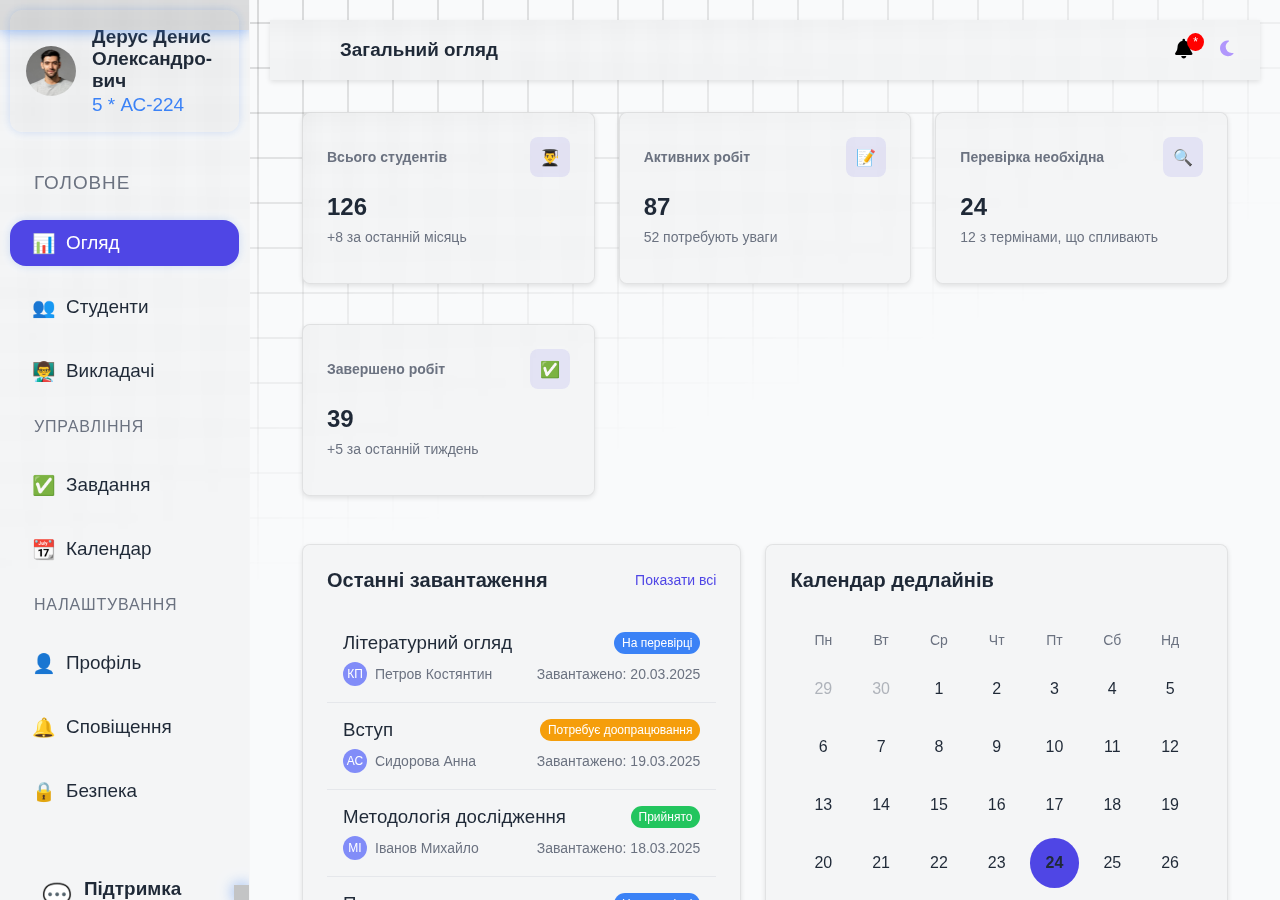
<file: index.html>
<html lang="ru">
<head>
  <meta charset="UTF-8">
  <meta name="viewport" content="width=device-width, initial-scale=1.0">
  <title>Адміністративна панель | Система дипломнх робіт</title>

  <link rel="stylesheet" href="index_style.css">
  <link rel="icon" href="data:,">
  <link rel="stylesheet" href="https://cdnjs.cloudflare.com/ajax/libs/font-awesome/6.4.2/css/all.min.css">
</head>

<script type="module" src="index_animation.js"></script>

<body data-theme="light">
  <div class="admin-container">

    <!-- Навігаційний бар -->
    <div class="sidebar" id="sidebar">
      <div class="user-profile" onclick="window.location.href='account.html'">
        <img src="icons/portfolio-photo.jpg" alt="Фото студента" class="user-photo">
        <div class="user-details">
            <span class="menu-nav-text user-name">Дерус Денис Олександрович</span>
            <span class="menu-nav-text user-list-number"> 5 * АС-224</span>

        </div>
      </div>

      <nav class="sidebar-nav">
        <div class="nav-section">
          <div class="menu-nav-text nav-section-title">Головне</div>
          <a href="index.html" class="nav-link">
            <span class="nav-icon">📊</span>
            <span class="menu-nav-text">Огляд</span>
          </a>
          <a href="students.html" class="nav-link">
            <span class="nav-icon">👥</span>
            <span class="menu-nav-text">Студенти</span>
          </a>
          <a href="teachers.html" class="nav-link">
            <span class="nav-icon">👨‍🏫</span>
            <span class="menu-nav-text">Викладачі</span>
          </a>
        </div>
        <div class="nav-section">
          <div class="nav-section-title">Управління</div>
          <a href="tasks.html" class="nav-link">
            <span class="nav-icon">✅</span>
            <span class="menu-nav-text">Завдання</span>
          </a>
          <a href="calendar.html" class="nav-link">
            <span class="nav-icon">📆</span>
            <span class="menu-nav-text">Календар</span>
          </a>
        </div>
        <div class="nav-section">
          <div class="nav-section-title">Налаштування</div>
          <a href="account.html" class="nav-link">
            <span class="nav-icon">👤</span>
            <span class="menu-nav-text">Профіль</span>
          </a>
          <a href="notification.html" class="nav-link">
            <span class="nav-icon">🔔</span>
            <span class="menu-nav-text">Сповіщення</span>
          </a>
          <a href="safety_page.html" class="nav-link">
            <span class="nav-icon">🔒</span>
            <span class="menu-nav-text">Безпека</span>
          </a>
        </div>
      </nav>
      <div class="sidebar-footer">
        <div class="sidebar-support" onclick="toggleChat()">
          <div class="support-icon">💬</div>
          <div class="support-info">
            <div class="menu-nav-text support-title">Підтримка</div>
            <div class="menu-nav-text support-text">Чат і соц. мережі</div>
          </div>
        </div>
      </div>
    </div>


    <!-- Головний контент -->
    <div class="main-content" id="main-content">
      <header class="main-header">
        <div>
          <button id="sidebar-toggle" class="sidebar-toggle">
            <i class="fas fa-bars"></i>
          </button>
          <h1 class="main-title fluid">Загальний огляд</h1>
        </div>
        <div class="header-actions">
          <a href="notification.html">
            <button class="notification-bell">
              <i class="fas fa-bell"></i>
              <span class="notification-badge">*</span>
            </button>
          </a>
          <button id="theme-toggle" class="theme-toggle">
            <i class="fa-solid fa-moon " id="dark-icon" style="color: #B197FC; display: none;"></i>
            <i class="fa-solid fa-sun" id="light-icon" style="color: #B197FC; display: none;"></i>
          </button>
        </div>
      </header>

      <div class="page-content">
        <!-- Stats Cards -->
        <div class="stats-grid">
          <div class="stat-card">
            <div class="stat-header">
              <h3 class="stat-title">Всього студентів</h3>
              <div class="stat-icon">👨‍🎓</div>
            </div>
            <p class="stat-value">126</p>
            <p class="stat-description">+8 за останній місяць</p>
          </div>
          <div class="stat-card">
            <div class="stat-header">
              <h3 class="stat-title">Активних робіт</h3>
              <div class="stat-icon">📝</div>
            </div>
            <p class="stat-value">87</p>
            <p class="stat-description">52 потребують уваги</p>
          </div>
          <div class="stat-card">
            <div class="stat-header">
              <h3 class="stat-title">Перевірка необхідна</h3>
              <div class="stat-icon">🔍</div>
            </div>
            <p class="stat-value">24</p>
            <p class="stat-description">12 з термінами, що спливають</p>
          </div>
          <div class="stat-card">
            <div class="stat-header">
              <h3 class="stat-title">Завершено робіт</h3>
              <div class="stat-icon">✅</div>
            </div>
            <p class="stat-value">39</p>
            <p class="stat-description">+5 за останній тиждень</p>
          </div>
        </div>


        <div class="dashboard-grid">
          <div class="card">
            <div class="card-header">
              <h2 class="card-title">Останні завантаження</h2>
              <a href="#" class="card-action">Показати всі</a>
            </div>
            <ul class="task-list">
              <li class="task-item">
                <div class="task-header">
                  <h3 class="task-title">Літературний огляд</h3>
                  <span class="task-status status-in-review">На перевірці</span>
                </div>
                <div class="task-meta">
                  <div class="task-student">
                    <div class="student-avatar">КП</div>
                    <span>Петров Костянтин</span>
                  </div>
                  <div class="task-date">Завантажено: 20.03.2025</div>
                </div>
              </li>
              <li class="task-item">
                <div class="task-header">
                  <h3 class="task-title">Вступ</h3>
                  <span class="task-status status-needs-revision">Потребує доопрацювання</span>
                </div>
                <div class="task-meta">
                  <div class="task-student">
                    <div class="student-avatar">АС</div>
                    <span>Сидорова Анна</span>
                  </div>
                  <div class="task-date">Завантажено: 19.03.2025</div>
                </div>
              </li>
              <li class="task-item">
                <div class="task-header">
                  <h3 class="task-title">Методологія дослідження</h3>
                  <span class="task-status status-completed">Прийнято</span>
                </div>
                <div class="task-meta">
                  <div class="task-student">
                    <div class="student-avatar">МІ</div>
                    <span>Іванов Михайло</span>
                  </div>
                  <div class="task-date">Завантажено: 18.03.2025</div>
                </div>
              </li>
              <li class="task-item">
                <div class="task-header">
                  <h3 class="task-title">Практична частина</h3>
                  <span class="task-status status-in-review">На перевірці</span>
                </div>
                <div class="task-meta">
                  <div class="task-student">
                    <div class="student-avatar">ЄК</div>
                    <span>Козлова Єкатерина</span>
                  </div>
                  <div class="task-date">Завантажено: 17.03.2025</div>
                </div>
              </li>
              <li class="task-item">
                <div class="task-header">
                  <h3 class="task-title">План роботи</h3>
                  <span class="task-status status-completed">Прийнято</span>
                </div>
                <div class="task-meta">
                  <div class="task-student">
                    <div class="student-avatar">ДЛ</div>
                    <span>Лебедєв Дмитро</span>
                  </div>
                  <div class="task-date">Завантажено: 16.03.2025</div>
                </div>
              </li>
              <li class="task-item">
                <div class="task-header">
                  <h3 class="task-title">Аналіз даних</h3>
                  <span class="task-status status-in-review">На перевірці</span>
                </div>
                <div class="task-meta">
                  <div class="task-student">
                    <div class="student-avatar">ОМ</div>
                    <span>Мороз Олег</span>
                  </div>
                  <div class="task-date">Завантажено: 15.03.2025</div>
                </div>
              </li>
              <li class="task-item">
                <div class="task-header">
                  <h3 class="task-title">Розробка програмного забезпечення</h3>
                  <span class="task-status status-needs-revision">Потребує доопрацювання</span>
                </div>
                <div class="task-meta">
                  <div class="task-student">
                    <div class="student-avatar">НР</div>
                    <span>Романенко Наталія</span>
                  </div>
                  <div class="task-date">Завантажено: 14.03.2025</div>
                </div>
              </li>
              <li class="task-item">
                <div class="task-header">
                  <h3 class="task-title">Експериментальна частина</h3>
                  <span class="task-status status-completed">Прийнято</span>
                </div>
                <div class="task-meta">
                  <div class="task-student">
                    <div class="student-avatar">ТВ</div>
                    <span>Василенко Тетяна</span>
                  </div>
                  <div class="task-date">Завантажено: 13.03.2025</div>
                </div>
              </li>
              <li class="task-item">
                <div class="task-header">
                  <h3 class="task-title">Тестування</h3>
                  <span class="task-status status-in-review">На перевірці</span>
                </div>
                <div class="task-meta">
                  <div class="task-student">
                    <div class="student-avatar">ЗМ</div>
                    <span>Мельник Захар</span>
                  </div>
                  <div class="task-date">Завантажено: 12.03.2025</div>
                </div>
              </li>
              <li class="task-item">
                <div class="task-header">
                  <h3 class="task-title">Висновки</h3>
                  <span class="task-status status-completed">Прийнято</span>
                </div>
                <div class="task-meta">
                  <div class="task-student">
                    <div class="student-avatar">ЧА</div>
                    <span>Андрієнко Чеслав</span>
                  </div>
                  <div class="task-date">Завантажено: 11.03.2025</div>
                </div>
              </li>
            </ul>
          </div>


          <div>
            <div class="card" style="margin-bottom: 1.5rem;">
              <div class="card-header">
                <h2 class="card-title">Календар дедлайнів</h2>
              </div>
              <table class="calendar">
                  <thead>
                      <tr>
                          <th>Пн</th><th>Вт</th><th>Ср</th><th>Чт</th><th>Пт</th><th>Сб</th><th>Нд</th>
                      </tr>
                  </thead>
                  <tbody>
                  
                  </tbody>
              </table>

              <div class="deadlines-list">
                <h3 class="deadlines-title">📅 Найближчі дедлайни</h3>
                <ul class="deadlines-list account-deadlines">
                  <li class="deadline-item urgent">
                    <div class="deadline-date">25 бер</div>
                    <div class="deadline-info">
                      <div class="deadline-title">Літературний огляд</div>
                      <div class="deadline-meta">Залишилось: менше 1 дня</div>
                    </div>
                  </li>
                  <li class="deadline-item">
                    <div class="deadline-date">5 кві</div>
                    <div class="deadline-info">
                      <div class="deadline-title">Практична частина</div>
                      <div class="deadline-meta">Залишилось: 15 днів</div>
                    </div>
                  </li>
                  <li class="deadline-item">
                    <div class="deadline-date">20 кві</div>
                    <div class="deadline-info">
                      <div class="deadline-title">Висновки та додатки</div>
                      <div class="deadline-meta">Залишилось: 30 днів</div>
                    </div>
                  </li>
                  <li class="deadline-item">
                    <div class="deadline-date">15 тра</div>
                    <div class="deadline-info">
                      <div class="deadline-title">Фінальна версія роботи</div>
                      <div class="deadline-meta">Залишилось: 55 днів</div>
                    </div>
                  </li>
                </ul>
              </div>
            </div>

            <div class="card">
              <div class="card-header">
                <h2 class="card-title">Кращі студенти</h2>
              </div>
              <ul class="student-list">
                <li class="student-item">
                  <div class="student-rank">1</div>
                  <div class="student-avatar">АМ</div>
                  <div class="student-info">
                    <div class="student-name">Андрій Малюта</div>
                    <div class="student-group">AC-224</div>
                  </div>
                  <div class="student-progress">
                    <div class="progress-bar">
                      <div class="progress-fill" style="width: 95%;"></div>
                    </div>
                    <div class="progress-value">95%</div>
                  </div>
                </li>
                <li class="student-item">
                  <div class="student-rank">2</div>
                  <div class="student-avatar">МТ</div>
                  <div class="student-info">
                    <div class="student-name">Марія Ткаченко</div>
                    <div class="student-group">AC-222</div>
                  </div>
                  <div class="student-progress">
                    <div class="progress-bar">
                      <div class="progress-fill" style="width: 92%;"></div>
                    </div>
                    <div class="progress-value">92%</div>
                  </div>
                </li>
                <li class="student-item">
                  <div class="student-rank">3</div>
                  <div class="student-avatar">ВП</div>
                  <div class="student-info">
                    <div class="student-name">Віктор Павленко</div>
                    <div class="student-group">AC-223</div>
                  </div>
                  <div class="student-progress">
                    <div class="progress-bar">
                      <div class="progress-fill" style="width: 88%;"></div>
                    </div>
                    <div class="progress-value">88%</div>
                  </div>
                </li>
                <li class="student-item">
                  <div class="student-rank">4</div>
                  <div class="student-avatar">НР</div>
                  <div class="student-info">
                    <div class="student-name">Наталія Романенко</div>
                    <div class="student-group">AC-221</div>
                  </div>
                  <div class="student-progress">
                    <div class="progress-bar">
                      <div class="progress-fill" style="width: 85%;"></div>
                    </div>
                    <div class="progress-value">85%</div>
                  </div>
                </li>
                <li class="student-item">
                  <div class="student-rank">5</div>
                  <div class="student-avatar">АС</div>
                  <div class="student-info">
                    <div class="student-name">Андрій Савченко</div>
                    <div class="student-group">AC-221</div>
                  </div>
                  <div class="student-progress">
                    <div class="progress-bar">
                      <div class="progress-fill" style="width: 83%;"></div>
                    </div>
                    <div class="progress-value">83%</div>
                  </div>
                </li>
              </ul>
            </div>
          </div>
        </div>
      </div>
    </div>
  </div>

  <!-- Чат-вікно -->
  <div class="chat-container" id="chatContainer">
    <div class="chat-header">
        <span>Підтримка</span>
        <button class="chat-close" onclick="toggleChat()">×</button>
    </div>
    
    <div class="chat-messages" id="chatMessages">
        <div class="chat-placeholder" id="chatPlaceholder">
            <img src="icons/hello-sticker.png" alt="Привітання" class="chat-sticker">
            <p>Як ми можемо вам допомогти ?</p>
        </div>
    </div>

    <div class="chat-input-container">
        <textarea id="chatInput" placeholder="Введіть повідомлення..."></textarea>
        <button id="sendButton" onclick="sendMessage()">➤</button>
    </div>
  </div>

</body>
</html>
</file>
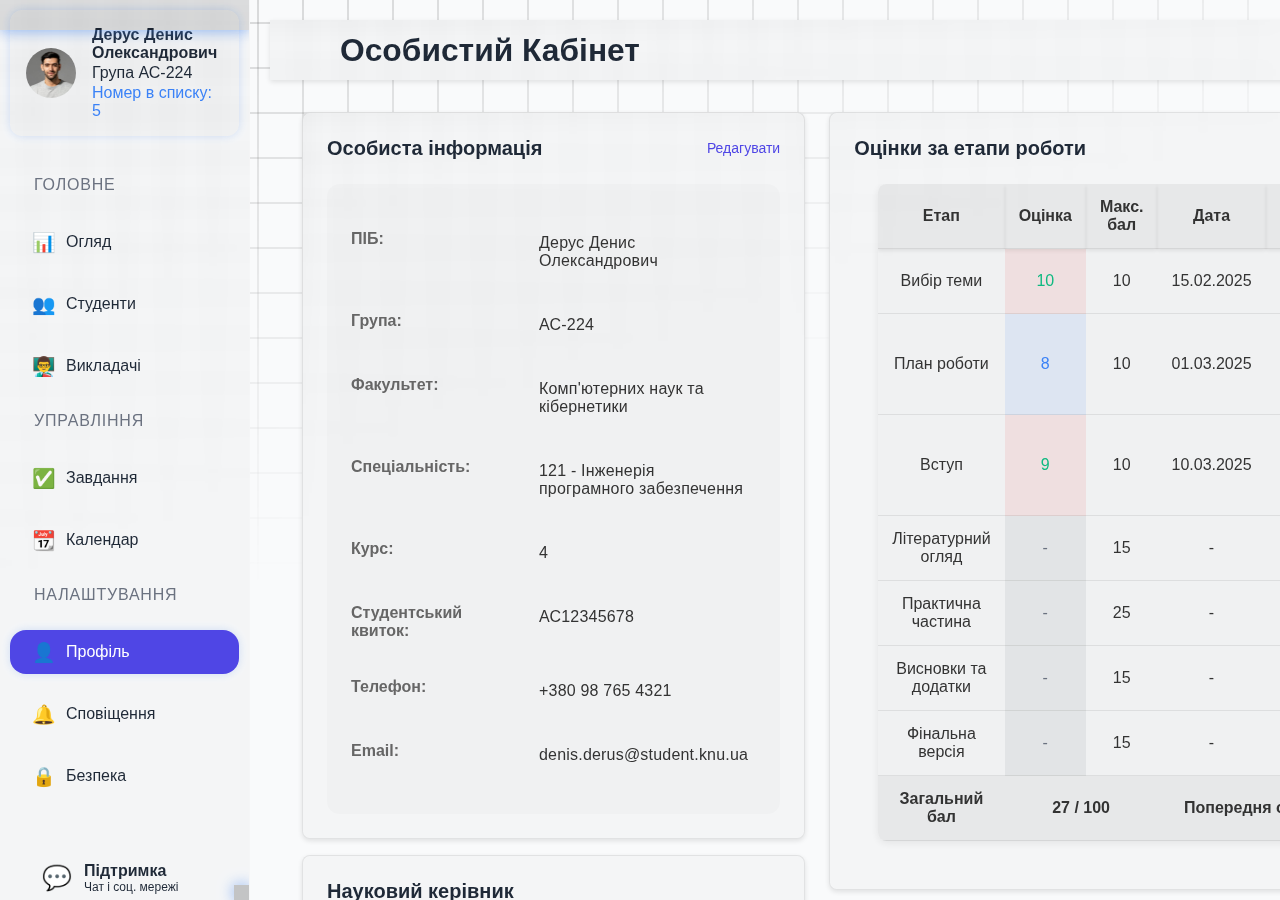
<file: account.html>
<html lang="uk">
<head>
  <meta charset="UTF-8">
  <meta name="viewport" content="width=device-width, initial-scale=1.0">
  <title>Особистий кабінет | Система дипломних робіт</title>

  <link rel="stylesheet" href="index_style.css">
  <link rel="stylesheet" href="account.css">
  <link rel="icon" href="data:,">
  <link rel="stylesheet" href="https://cdnjs.cloudflare.com/ajax/libs/font-awesome/6.4.2/css/all.min.css">
</head>

<script type="module" src="index_animation.js"></script>

<body data-theme="light">
  <div class="admin-container">

    <!-- Навігаційний бар -->
    <div class="sidebar" id="sidebar">
      <div class="user-profile" onclick="window.location.href='account.html'">
        <img src="icons/portfolio-photo.jpg" alt="Фото студента" class="user-photo">
        <div class="user-details">
            <span class="user-name">Дерус Денис Олександрович</span>
            <span class="user-group">Група АС-224</span>
            <span class="user-list-number">Номер в списку: 5</span>
        </div>
      </div>

      <nav class="sidebar-nav">
        <div class="nav-section">
          <div class="nav-section-title">Головне</div>
          <a href="index.html" class="nav-link">
            <span class="nav-icon">📊</span>
            <span>Огляд</span>
          </a>
          <a href="students.html" class="nav-link">
            <span class="nav-icon">👥</span>
            <span>Студенти</span>
          </a>
          <a href="teachers.html" class="nav-link">
            <span class="nav-icon">👨‍🏫</span>
            <span>Викладачі</span>
          </a>
        </div>
        <div class="nav-section">
          <div class="nav-section-title">Управління</div>
          <a href="tasks.html" class="nav-link">
            <span class="nav-icon">✅</span>
            <span>Завдання</span>
          </a>
          <a href="calendar.html" class="nav-link">
            <span class="nav-icon">📆</span>
            <span>Календар</span>
          </a>
        </div>
        <div class="nav-section">
          <div class="nav-section-title">Налаштування</div>
          <a href="account.html" class="nav-link">
            <span class="nav-icon">👤</span>
            <span>Профіль</span>
          </a>
          <a href="notification.html" class="nav-link">
            <span class="nav-icon">🔔</span>
            <span>Сповіщення</span>
          </a>
          <a href="safety_page.html" class="nav-link">
            <span class="nav-icon">🔒</span>
            <span>Безпека</span>
          </a>
        </div>
      </nav>
      <div class="sidebar-footer">
        <div class="sidebar-support" onclick="toggleChat()">
          <div class="support-icon">💬</div>
          <div class="support-info">
            <div class="support-title">Підтримка</div>
            <div class="support-text">Чат і соц. мережі</div>
          </div>
        </div>
      </div>
    </div>


    <!-- Головний контент -->
    <div class="main-content" id="main-content">
      <header class="main-header">
        <div>
          <button id="sidebar-toggle" class="sidebar-toggle">
            <i class="fas fa-bars"></i>
          </button>
          <h1 class="main-title fluid" style="--font-level: 2;">Особистий Кабінет</h1>
        </div>
        <div class="header-actions">
          <a href="notification.html">
            <button class="notification-bell">
              <i class="fas fa-bell"></i>
              <span class="notification-badge">*</span>
            </button>
          </a>
          <button id="theme-toggle" class="theme-toggle">
            <i class="fa-solid fa-moon " id="dark-icon" style="color: #B197FC; display: none;"></i>
            <i class="fa-solid fa-sun" id="light-icon" style="color: #B197FC; display: none;"></i>
          </button>
        </div>
      </header>

      <div class="page-content">
        <div class="dashboard-grid">
          <div>
            <div class="card">
              <div class="card-header">
                <h2 class="card-title">Особиста інформація</h2>
                <a class="card-action" onclick="toggleEditMode()">Редагувати</a>
              </div>
              
              <div id="profileViewMode">
                <div class="profile-info">
                  <div class="profile-row">
                    <div class="profile-label">ПІБ:</div>
                    <div class="profile-value">Дерус Денис Олександрович</div>
                  </div>
                  <div class="profile-row">
                    <div class="profile-label">Група:</div>
                    <div class="profile-value">АС-224</div>
                  </div>
                  <div class="profile-row">
                    <div class="profile-label">Факультет:</div>
                    <div class="profile-value">Комп'ютерних наук та кібернетики</div>
                  </div>
                  <div class="profile-row">
                    <div class="profile-label">Спеціальність:</div>
                    <div class="profile-value">121 - Інженерія програмного забезпечення</div>
                  </div>
                  <div class="profile-row">
                    <div class="profile-label">Курс:</div>
                    <div class="profile-value">4</div>
                  </div>
                  <div class="profile-row">
                    <div class="profile-label">Студентський квиток:</div>
                    <div class="profile-value">АС12345678</div>
                  </div>
                  <div class="profile-row">
                    <div class="profile-label">Телефон:</div>
                    <div class="profile-value">+380 98 765 4321</div>
                  </div>
                  <div class="profile-row">
                    <div class="profile-label">Email:</div>
                    <div class="profile-value">denis.derus@student.knu.ua</div>
                  </div>
                </div>
              </div>
              
              <div id="profileEditMode" style="display: none;">
                <form id="editProfileForm">
                  <div class="form-group">
                    <label for="phone">Телефон:</label>
                    <input type="tel" id="phone" name="phone" value="+380 98 765 4321" class="form-control">
                  </div>
                  <div class="form-group">
                    <label for="email">Email:</label>
                    <input type="email" id="email" name="email" value="denis.derus@student.knu.ua" class="form-control">
                  </div>
                  <div class="form-actions">
                    <button type="button" class="btn btn-save" onclick="saveProfile()">Зберегти</button>
                    <button type="button" class="btn btn-cancel" onclick="cancelEdit()">Скасувати</button>
                  </div>
                </form>
              </div>
            </div>
            
            <div class="card">
              <div class="card-header">
                <h2 class="card-title">Науковий керівник</h2>
              </div>
              <div class="advisor-info">
                <div class="advisor-photo-container">
                  <img src="icons/advisor-photo.jpg" alt="Фото наукового керівника" class="advisor-photo">
                </div>
                <div class="advisor-details">
                  <h3 class="advisor-name">Петренко Олег Михайлович</h3>
                  <p class="advisor-title">Доцент кафедри програмної інженерії</p>
                  <p class="advisor-contact"><i class="fas fa-envelope"></i> o.petrenko@knu.ua</p>
                  <p class="advisor-contact"><i class="fas fa-phone"></i> +380 44 123 4567</p>
                  <p class="advisor-schedule"><i class="fas fa-calendar"></i> Консультації: Вт, Чт 14:00-16:00</p>
                </div>
              </div>
            </div>
            
            <div class="card">
              <div class="card-header">
                <h2 class="card-title">Прогрес дипломної роботи</h2>
              </div>
              <div class="thesis-progress">
                <div class="overall-progress">
                  <div class="progress-header">
                    <span>Загальний прогрес:</span>
                    <span>67%</span>
                  </div>
                  <div class="progress-bar-container">
                    <div class="progress-bar-full">
                      <div class="progress-bar-fill" style="width: 67%;"></div>
                    </div>
                  </div>
                </div>
                
                <div class="progress-stages">
                  <div class="progress-stage completed">
                    <div class="stage-status">✓</div>
                    <div class="stage-info">
                      <div class="stage-name">Вибір теми</div>
                      <div class="stage-date">Завершено: 15.02.2025</div>
                    </div>
                  </div>
                  <div class="progress-stage completed">
                    <div class="stage-status">✓</div>
                    <div class="stage-info">
                      <div class="stage-name">План роботи</div>
                      <div class="stage-date">Завершено: 01.03.2025</div>
                    </div>
                  </div>
                  <div class="progress-stage completed">
                    <div class="stage-status">✓</div>
                    <div class="stage-info">
                      <div class="stage-name">Вступ</div>
                      <div class="stage-date">Завершено: 10.03.2025</div>
                    </div>
                  </div>
                  <div class="progress-stage active">
                    <div class="stage-status">⚡</div>
                    <div class="stage-info">
                      <div class="stage-name">Літературний огляд</div>
                      <div class="stage-date">В процесі</div>
                    </div>
                  </div>
                  <div class="progress-stage">
                    <div class="stage-status">○</div>
                    <div class="stage-info">
                      <div class="stage-name">Практична частина</div>
                      <div class="stage-date">Початок: 01.04.2025</div>
                    </div>
                  </div>
                  <div class="progress-stage">
                    <div class="stage-status">○</div>
                    <div class="stage-info">
                      <div class="stage-name">Висновки та додатки</div>
                      <div class="stage-date">Початок: 15.04.2025</div>
                    </div>
                  </div>
                  <div class="progress-stage">
                    <div class="stage-status">○</div>
                    <div class="stage-info">
                      <div class="stage-name">Фінальна версія</div>
                      <div class="stage-date">Дедлайн: 15.05.2025</div>
                    </div>
                  </div>
                </div>
              </div>
            </div>
          </div>
          
          <div>
            <div class="card">
              <div class="card-header">
                <h2 class="card-title">Оцінки за етапи роботи</h2>
              </div>
              <div class="grades-table-container">
                <table class="grades-table">
                  <thead>
                    <tr>
                      <th>Етап</th>
                      <th>Оцінка</th>
                      <th>Макс. бал</th>
                      <th>Дата</th>
                      <th>Коментар</th>
                    </tr>
                  </thead>
                  <tbody>
                    <tr>
                      <td>Вибір теми</td>
                      <td class="grade excellent">10</td>
                      <td>10</td>
                      <td>15.02.2025</td>
                      <td>Актуальна та цікава тема</td>
                    </tr>
                    <tr>
                      <td>План роботи</td>
                      <td class="grade good">8</td>
                      <td>10</td>
                      <td>01.03.2025</td>
                      <td>Добре структуровано, потребує уточнень</td>
                    </tr>
                    <tr>
                      <td>Вступ</td>
                      <td class="grade excellent">9</td>
                      <td>10</td>
                      <td>10.03.2025</td>
                      <td>Чітко сформульована мета та завдання</td>
                    </tr>
                    <tr>
                      <td>Літературний огляд</td>
                      <td class="grade pending">-</td>
                      <td>15</td>
                      <td>-</td>
                      <td>На перевірці</td>
                    </tr>
                    <tr>
                      <td>Практична частина</td>
                      <td class="grade pending">-</td>
                      <td>25</td>
                      <td>-</td>
                      <td>Не розпочато</td>
                    </tr>
                    <tr>
                      <td>Висновки та додатки</td>
                      <td class="grade pending">-</td>
                      <td>15</td>
                      <td>-</td>
                      <td>Не розпочато</td>
                    </tr>
                    <tr>
                      <td>Фінальна версія</td>
                      <td class="grade pending">-</td>
                      <td>15</td>
                      <td>-</td>
                      <td>Не розпочато</td>
                    </tr>
                    <tr class="total-row">
                      <td>Загальний бал</td>
                      <td colspan="2">27 / 100</td>
                      <td colspan="2">Попередня оцінка: Добре</td>
                    </tr>
                  </tbody>
                </table>
              </div>
            </div>
            
            <div class="card">
              <div class="card-header">
                <h2 class="card-title">Остання активність</h2>
              </div>
              <ul class="activity-list">
                <li class="activity-item">
                  <div class="activity-icon upload">📤</div>
                  <div class="activity-info">
                    <div class="activity-title">Завантажено файл "Літературний огляд v2.docx"</div>
                    <div class="activity-meta">20.03.2025, 14:32</div>
                  </div>
                </li>
                <li class="activity-item">
                  <div class="activity-icon comment">💬</div>
                  <div class="activity-info">
                    <div class="activity-title">Коментар від керівника до "Вступ.docx"</div>
                    <div class="activity-content">"Добре написано, але уточніть актуальність та зв'язок з існуючими дослідженнями."</div>
                    <div class="activity-meta">18.03.2025, 11:15</div>
                  </div>
                </li>
                <li class="activity-item">
                  <div class="activity-icon grade">🏆</div>
                  <div class="activity-info">
                    <div class="activity-title">Отримано оцінку за етап "Вступ"</div>
                    <div class="activity-content">Оцінка: 9/10</div>
                    <div class="activity-meta">15.03.2025, 16:40</div>
                  </div>
                </li>
                <li class="activity-item">
                  <div class="activity-icon upload">📤</div>
                  <div class="activity-info">
                    <div class="activity-title">Завантажено файл "Вступ.docx"</div>
                    <div class="activity-meta">10.03.2025, 09:22</div>
                  </div>
                </li>
                <li class="activity-item">
                  <div class="activity-icon meeting">📅</div>
                  <div class="activity-info">
                    <div class="activity-title">Заплановано зустріч з керівником</div>
                    <div class="activity-content">Тема: Обговорення літературного огляду</div>
                    <div class="activity-meta">05.03.2025, 12:30 - 13:00, ауд. 412</div>
                  </div>
                </li>
              </ul>
            </div>
            
            <div class="card">
              <div class="card-header">
                <h2 class="card-title">Майбутні дедлайни</h2>
              </div>
              <ul class="deadlines-list account-deadlines">
                <li class="deadline-item urgent">
                  <div class="deadline-date">21 бер</div>
                  <div class="deadline-info">
                    <div class="deadline-title">Літературний огляд</div>
                    <div class="deadline-meta">Залишилось: менше 1 дня</div>
                  </div>
                </li>
                <li class="deadline-item">
                  <div class="deadline-date">5 кві</div>
                  <div class="deadline-info">
                    <div class="deadline-title">Практична частина</div>
                    <div class="deadline-meta">Залишилось: 15 днів</div>
                  </div>
                </li>
                <li class="deadline-item">
                  <div class="deadline-date">20 кві</div>
                  <div class="deadline-info">
                    <div class="deadline-title">Висновки та додатки</div>
                    <div class="deadline-meta">Залишилось: 30 днів</div>
                  </div>
                </li>
                <li class="deadline-item">
                  <div class="deadline-date">15 тра</div>
                  <div class="deadline-info">
                    <div class="deadline-title">Фінальна версія роботи</div>
                    <div class="deadline-meta">Залишилось: 55 днів</div>
                  </div>
                </li>
              </ul>
            </div>
          </div>
        </div>
      </div>
    </div>
  </div>

  <!-- Чат-вікно -->
  <div class="chat-container" id="chatContainer">
    <div class="chat-header">
        <span>Підтримка</span>
        <button class="chat-close" onclick="toggleChat()">×</button>
    </div>
    
    <div class="chat-messages" id="chatMessages">
        <div class="chat-placeholder" id="chatPlaceholder">
            <img src="icons/hello-sticker.png" alt="Привітання" class="chat-sticker">
            <p>Як ми можемо вам допомогти ?</p>
        </div>
    </div>

    <div class="chat-input-container">
        <textarea id="chatInput" placeholder="Введіть повідомлення..."></textarea>
        <button id="sendButton" onclick="sendMessage()">➤</button>
    </div>
  </div>
</body>
</html>
</file>
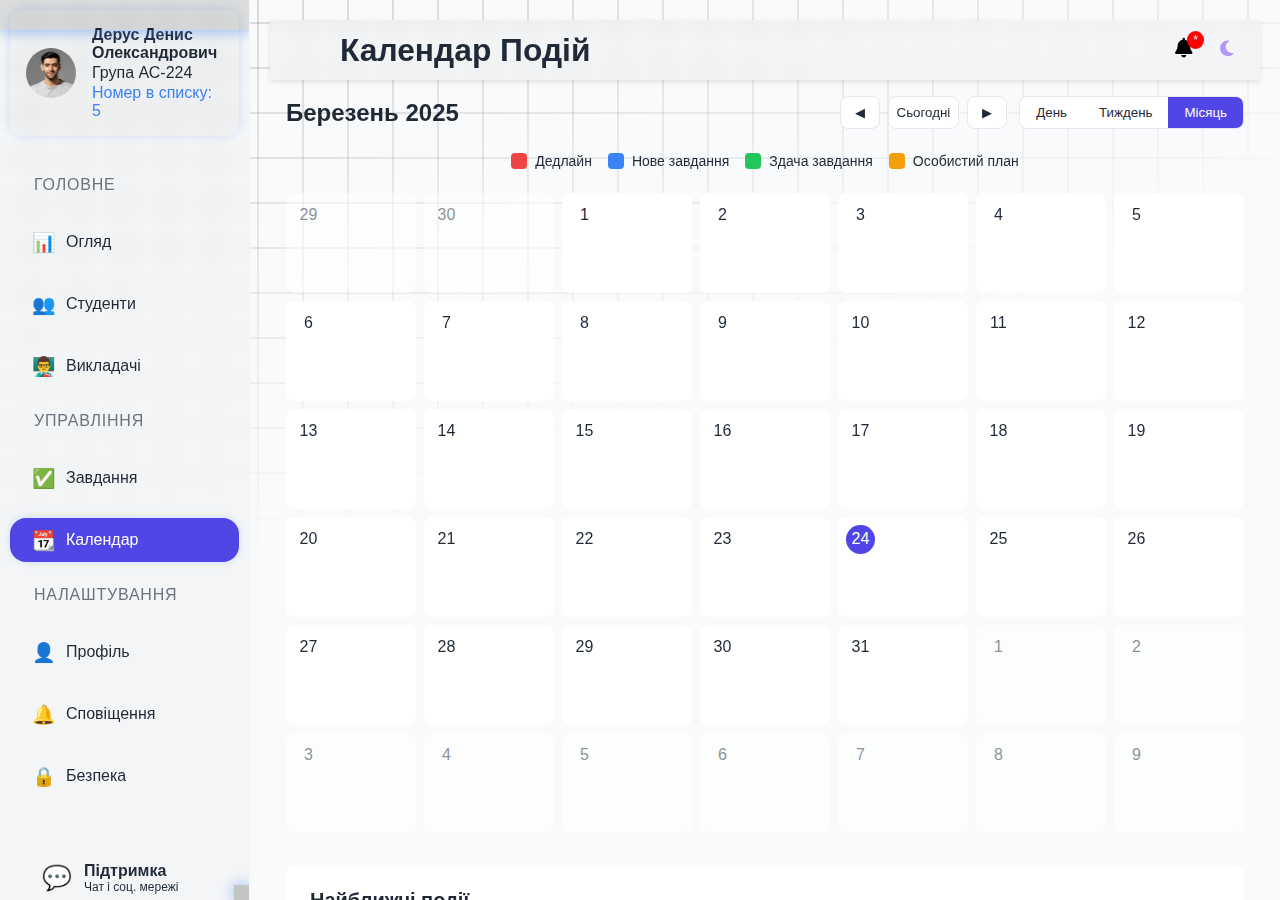
<file: calendar.html>
<!DOCTYPE html>
<html lang="uk">
<head>
  <meta charset="UTF-8">
  <meta name="viewport" content="width=device-width, initial-scale=1.0">
  <title>Календар Подій</title>
  <link rel="stylesheet" href="index_style.css">
  <link rel="stylesheet" href="calendar_style.css">
  <link rel="stylesheet" href="https://cdnjs.cloudflare.com/ajax/libs/font-awesome/6.4.2/css/all.min.css">
</head>

<script type="module" src="index_animation.js"></script>
<script type="module" src="calendar_animation.js"></script>

<body data-theme="light">
  <div class="admin-container">

    <!-- Навігаційний бар -->
    <div class="sidebar" id="sidebar">
      <div class="user-profile" onclick="window.location.href='account.html'">
        <img src="icons/portfolio-photo.jpg" alt="Фото студента" class="user-photo">
        <div class="user-details">
            <span class="user-name">Дерус Денис Олександрович</span>
            <span class="user-group">Група АС-224</span>
            <span class="user-list-number">Номер в списку: 5</span>
        </div>
      </div>

      <nav class="sidebar-nav">
        <div class="nav-section">
          <div class="nav-section-title">Головне</div>
          <a href="index.html" class="nav-link">
            <span class="nav-icon">📊</span>
            <span>Огляд</span>
          </a>
          <a href="students.html" class="nav-link">
            <span class="nav-icon">👥</span>
            <span>Студенти</span>
          </a>
          <a href="teachers.html" class="nav-link">
            <span class="nav-icon">👨‍🏫</span>
            <span>Викладачі</span>
          </a>
        </div>
        <div class="nav-section">
          <div class="nav-section-title">Управління</div>
          <a href="tasks.html" class="nav-link">
            <span class="nav-icon">✅</span>
            <span>Завдання</span>
          </a>
          <a href="calendar.html" class="nav-link">
            <span class="nav-icon">📆</span>
            <span>Календар</span>
          </a>
        </div>
        <div class="nav-section">
          <div class="nav-section-title">Налаштування</div>
          <a href="account.html" class="nav-link">
            <span class="nav-icon">👤</span>
            <span>Профіль</span>
          </a>
          <a href="notification.html" class="nav-link">
            <span class="nav-icon">🔔</span>
            <span>Сповіщення</span>
          </a>
          <a href="safety_page.html" class="nav-link">
            <span class="nav-icon">🔒</span>
            <span>Безпека</span>
          </a>
        </div>
      </nav>
      <div class="sidebar-footer">
        <div class="sidebar-support" onclick="toggleChat()">
          <div class="support-icon">💬</div>
          <div class="support-info">
            <div class="support-title">Підтримка</div>
            <div class="support-text">Чат і соц. мережі</div>
          </div>
        </div>
      </div>
    </div>


    <!-- Головний контент -->
    <div class="main-content" id="main-content">
      <header class="main-header">
        <div>
          <button id="sidebar-toggle" class="sidebar-toggle">
            <i class="fas fa-bars"></i>
          </button>
          <h1 class="main-title fluid" style="--font-level: 2;">Календар Подій</h1>
        </div>
        <div class="header-actions">
          <a href="notification.html">
            <button class="notification-bell">
              <i class="fas fa-bell"></i>
              <span class="notification-badge">*</span>
            </button>
          </a>
          <button id="theme-toggle" class="theme-toggle">
            <i class="fa-solid fa-moon " id="dark-icon" style="color: #B197FC; display: none;"></i>
            <i class="fa-solid fa-sun" id="light-icon" style="color: #B197FC; display: none;"></i>
          </button>
        </div>
      </header>
    
      <div class="calendar-container">
        <div class="calendar-header">
          <div class="calendar-title">Березень 2025</div>
          <div class="calendar-actions">
            <div class="calendar-navigation">
              <button class="nav-button">◀</button>
              <button class="nav-button">Сьогодні</button>
              <button class="nav-button">▶</button>
            </div>
            <div class="view-selector">
              <button class="view-button">День</button>
              <button class="view-button">Тиждень</button>
              <button class="view-button active">Місяць</button>
            </div>
          </div>
        </div>
        
        <div class="event-legend">
          <div class="legend-item">
            <div class="legend-color legend-deadline"></div>
            <span>Дедлайн</span>
          </div>
          <div class="legend-item">
            <div class="legend-color legend-assignment"></div>
            <span>Нове завдання</span>
          </div>
          <div class="legend-item">
            <div class="legend-color legend-submission"></div>
            <span>Здача завдання</span>
          </div>
          <div class="legend-item">
            <div class="legend-color legend-personal"></div>
            <span>Особистий план</span>
          </div>
        </div>
        
        <div class="calendar-grid">
          <div class="calendar-day-header">Пн</div>
          <div class="calendar-day-header">Вт</div>
          <div class="calendar-day-header">Ср</div>
          <div class="calendar-day-header">Чт</div>
          <div class="calendar-day-header">Пт</div>
          <div class="calendar-day-header">Сб</div>
          <div class="calendar-day-header">Нд</div>
          
        </div>
        
        <div class="upcoming-events">
          <div class="upcoming-title">Найближчі події</div>
          <ul class="upcoming-list">
            <li class="upcoming-item">
              <div class="upcoming-date">
                <div class="upcoming-day">21</div>
                <div class="upcoming-month">Бер</div>
              </div>
              <div class="upcoming-content">
                <div class="upcoming-title-text">Здача: Лабораторна робота №7</div>
                <div class="upcoming-info">
                  <span>Група ІТ-201</span>
                  <span>•</span>
                  <span>14:30</span>
                </div>
              </div>
              <div class="upcoming-type type-submission">Здача</div>
            </li>
            <li class="upcoming-item">
              <div class="upcoming-date">
                <div class="upcoming-day">21</div>
                <div class="upcoming-month">Бер</div>
              </div>
              <div class="upcoming-content">
                <div class="upcoming-title-text">Кафедральні збори</div>
                <div class="upcoming-info">
                  <span>Аудиторія 405</span>
                  <span>•</span>
                  <span>16:00</span>
                </div>
              </div>
              <div class="upcoming-type type-personal">Особисте</div>
            </li>
            <li class="upcoming-item">
              <div class="upcoming-date">
                <div class="upcoming-day">22</div>
                <div class="upcoming-month">Бер</div>
              </div>
              <div class="upcoming-content">
                <div class="upcoming-title-text">Дедлайн: Курсовий проект</div>
                <div class="upcoming-info">
                  <span>Групи ІТ-201, ІТ-202</span>
                  <span>•</span>
                  <span>23:59</span>
                </div>
              </div>
              <div class="upcoming-type type-deadline">Дедлайн</div>
            </li>
            <li class="upcoming-item">
              <div class="upcoming-date">
                <div class="upcoming-day">24</div>
                <div class="upcoming-month">Бер</div>
              </div>
              <div class="upcoming-content">
                <div class="upcoming-title-text">Здача: Фінальний тест</div>
                <div class="upcoming-info">
                  <span>Всі групи</span>
                  <span>•</span>
                  <span>10:00</span>
                </div>
              </div>
              <div class="upcoming-type type-submission">Здача</div>
            </li>
            <li class="upcoming-item">
              <div class="upcoming-date">
                <div class="upcoming-day">25</div>
                <div class="upcoming-month">Бер</div>
              </div>
              <div class="upcoming-content">
                <div class="upcoming-title-text">Дедлайн: Всі роботи</div>
                <div class="upcoming-info">
                  <span>Кінцевий термін</span>
                  <span>•</span>
                  <span>23:59</span>
                </div>
              </div>
              <div class="upcoming-type type-deadline">Дедлайн</div>
            </li>
          </ul>
        </div>
      </div>
    </div>
  </div>

  <!-- Чат-вікно -->
  <div class="chat-container" id="chatContainer">
    <div class="chat-header">
        <span>Підтримка</span>
        <button class="chat-close" onclick="toggleChat()">×</button>
    </div>
    
    <div class="chat-messages" id="chatMessages">
        <div class="chat-placeholder" id="chatPlaceholder">
            <img src="icons/hello-sticker.png" alt="Привітання" class="chat-sticker">
            <p>Як ми можемо вам допомогти ?</p>
        </div>
    </div>

    <div class="chat-input-container">
        <textarea id="chatInput" placeholder="Введіть повідомлення..."></textarea>
        <button id="sendButton" onclick="sendMessage()">➤</button>
    </div>
  </div>
</body>
</html>
</file>
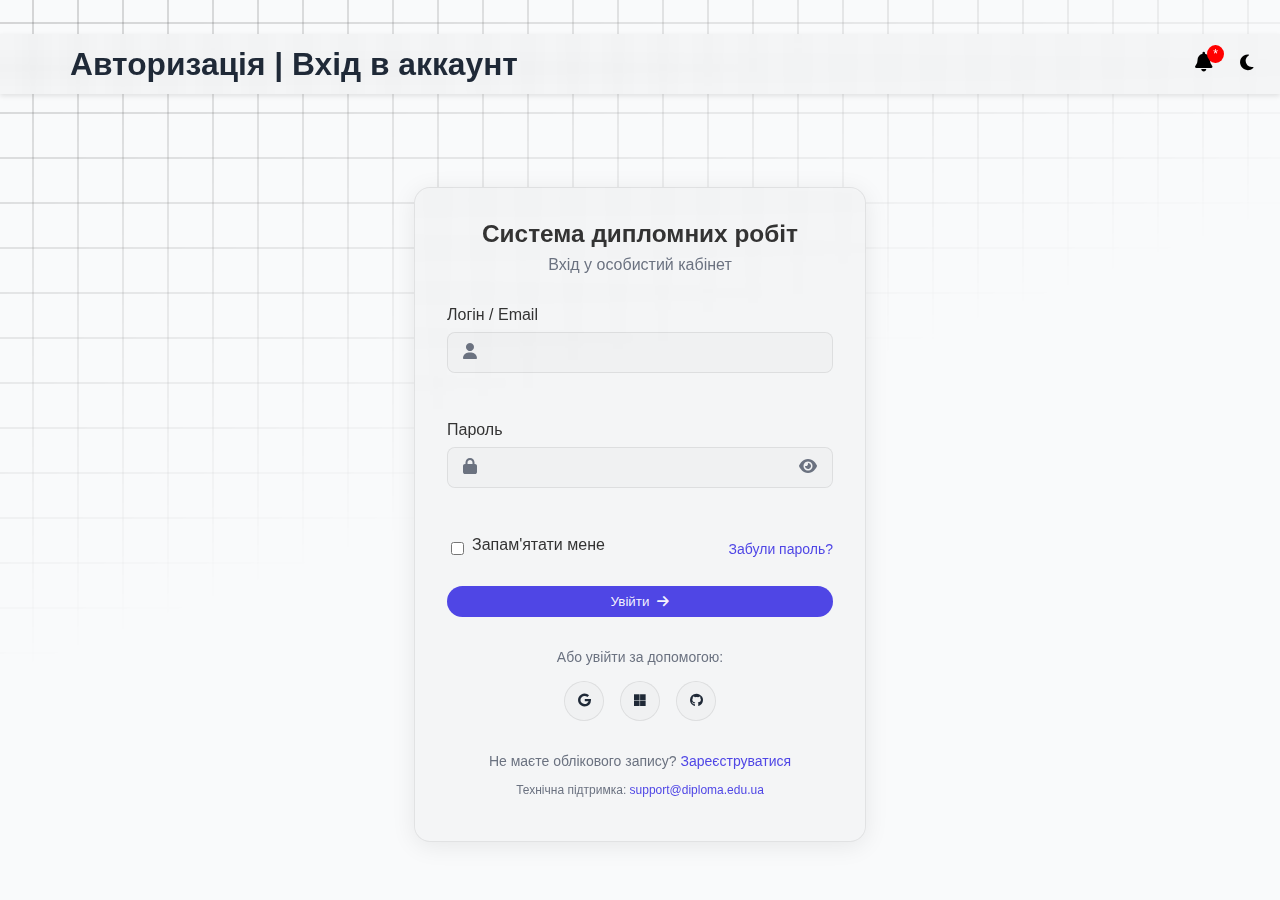
<file: login.html>
<!DOCTYPE html>
<html lang="ru">
<head>
  <meta charset="UTF-8">
  <meta name="viewport" content="width=device-width, initial-scale=1.0">
  <title>Вхід в систему | Система дипломних робіт</title>

  <link rel="stylesheet" href="index_style.css">
  <link rel="stylesheet" href="login_style.css">
  <link rel="icon" href="data:,">
  <link rel="stylesheet" href="https://cdnjs.cloudflare.com/ajax/libs/font-awesome/6.4.2/css/all.min.css">
</head>

<script type="module" src="login.js"></script>
<script type="module" src="index_animation.js"></script>

<body data-theme="light">

  <header class="main-header">
    <div>
      <button id="sidebar-toggle" class="sidebar-toggle">
        <i class="fas fa-bars"></i>
      </button>
      <h1 class="main-title fluid" style="--font-level: 2;">Авторизація | Вхід в аккаунт</h1>
    </div>
    <div class="header-actions">
      <a href="notification.html">
        <button class="notification-bell">
          <i class="fas fa-bell"></i>
          <span class="notification-badge">*</span>
        </button>
      </a>
      <button id="theme-toggle" class="theme-toggle">
        <i class="fa-solid fa-moon " id="dark-icon"></i>
        <i class="fa-solid fa-sun" id="light-icon"></i>
      </button>
    </div>
  </header>

  <div class="login-container">
    <div class="login-card">
      <div class="login-header">
        <h1 class="login-title fluid" style="--font-level: 1;">Система дипломних робіт</h1>
        <p class="login-subtitle">Вхід у особистий кабінет</p>
      </div>

      <form id="loginForm" class="login-form" method="post" action="authenticate.php">
        <div class="form-group">
          <label for="username">Логін / Email</label>
          <div class="input-wrapper">
            <span class="input-icon"><i class="fas fa-user"></i></span>
            <input type="text" id="username" name="username" required autocomplete="username">
          </div>
          <span class="error-message" id="username-error"></span>
        </div>

        <div class="form-group">
          <label for="password">Пароль</label>
          <div class="input-wrapper">
            <span class="input-icon"><i class="fas fa-lock"></i></span>
            <input type="password" id="password" name="password" required autocomplete="current-password">
            <button type="button" class="toggle-password" id="togglePassword">
              <i class="fas fa-eye"></i>
            </button>
          </div>
          <span class="error-message" id="password-error"></span>
        </div>

        <div class="form-group remember-group">
          <div class="checkbox-wrapper">
            <input type="checkbox" id="remember" name="remember">
            <label for="remember">Запам'ятати мене</label>
          </div>
          <a href="forgot-password.html" class="forgot-link">Забули пароль?</a>
        </div>

        <div class="form-group">
          <button type="submit" class="login-button" id="loginButton">
            <span>Увійти</span>
            <span class="btn-icon"><i class="fas fa-arrow-right"></i></span>
          </button>
        </div>

        <div class="auth-alternatives">
          <p>Або увійти за допомогою:</p>
          <div class="social-buttons">
            <button type="button" class="social-btn google-btn">
              <i class="fab fa-google"></i>
            </button>
            <button type="button" class="social-btn microsoft-btn">
              <i class="fab fa-microsoft"></i>
            </button>
            <button type="button" class="social-btn github-btn">
              <i class="fab fa-github"></i>
            </button>
          </div>
        </div>
      </form>

      <div class="login-footer">
        <p>Не маєте облікового запису? <a href="registration.html">Зареєструватися</a></p>
        <p class="tech-support">Технічна підтримка: <a href="mailto:support@diploma.edu.ua">support@diploma.edu.ua</a></p>
      </div>
    </div>
  </div>

</body>
</html>
</file>
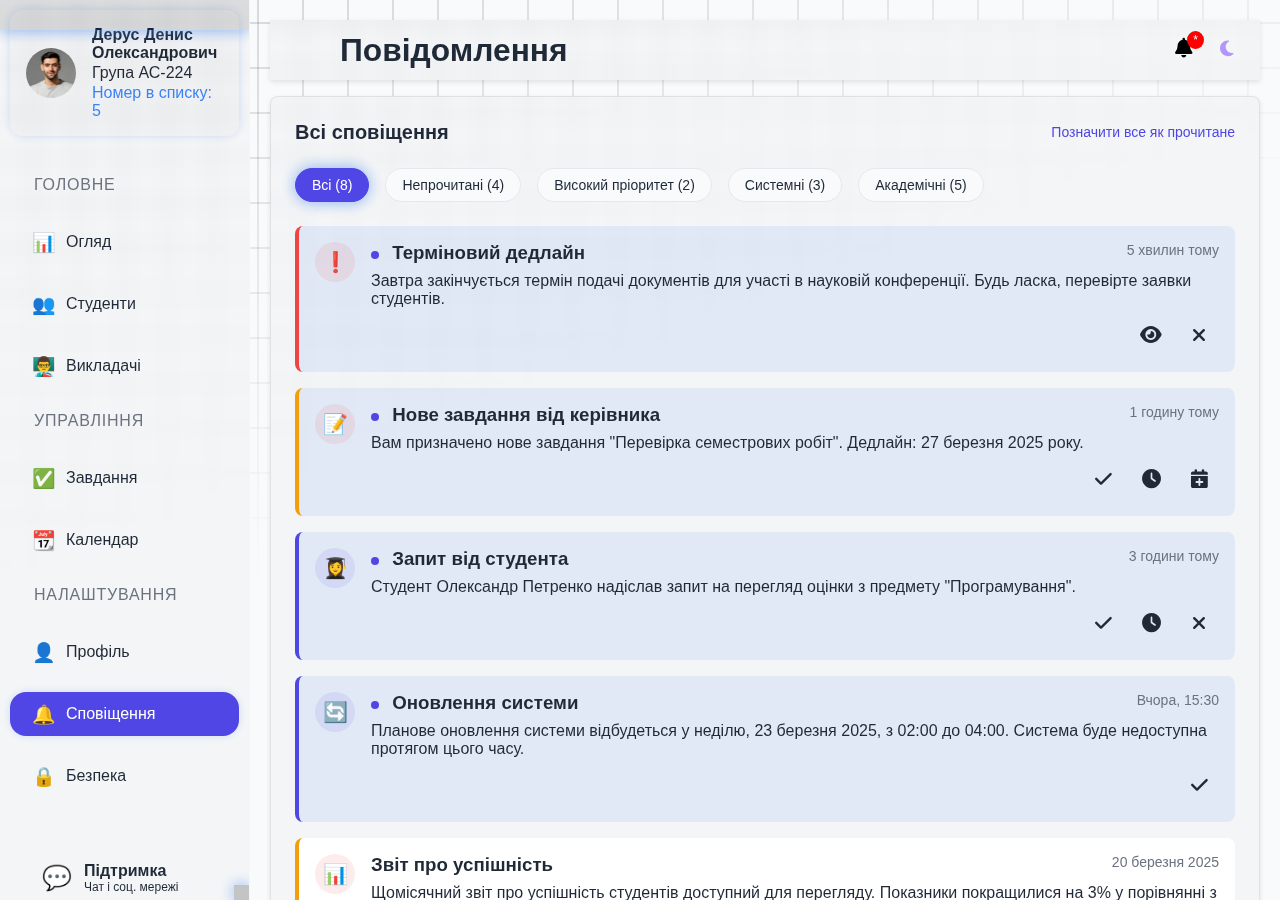
<file: notification.html>
<!DOCTYPE html>
<html lang="uk">
<head>
  <meta charset="UTF-8">
  <meta name="viewport" content="width=device-width, initial-scale=1.0">
  <title>Сповіщення</title>
  <link rel="stylesheet" href="index_style.css">
  <link rel="stylesheet" href="notification_style.css">
  <link rel="stylesheet" href="https://cdnjs.cloudflare.com/ajax/libs/font-awesome/6.4.2/css/all.min.css">
</head>

<script type="module" src="index_animation.js"></script>
<script type="module" src="notification_animation.js"></script>

<body data-theme="light">
  <div class="admin-container">

    <!-- Навігаційний бар -->
    <div class="sidebar" id="sidebar">
      <div class="user-profile" onclick="window.location.href='account.html'">
        <img src="icons/portfolio-photo.jpg" alt="Фото студента" class="user-photo">
        <div class="user-details">
            <span class="user-name">Дерус Денис Олександрович</span>
            <span class="user-group">Група АС-224</span>
            <span class="user-list-number">Номер в списку: 5</span>
        </div>
      </div>

      <nav class="sidebar-nav">
        <div class="nav-section">
          <div class="nav-section-title">Головне</div>
          <a href="index.html" class="nav-link">
            <span class="nav-icon">📊</span>
            <span>Огляд</span>
          </a>
          <a href="students.html" class="nav-link">
            <span class="nav-icon">👥</span>
            <span>Студенти</span>
          </a>
          <a href="teachers.html" class="nav-link">
            <span class="nav-icon">👨‍🏫</span>
            <span>Викладачі</span>
          </a>
        </div>
        <div class="nav-section">
          <div class="nav-section-title">Управління</div>
          <a href="tasks.html" class="nav-link">
            <span class="nav-icon">✅</span>
            <span>Завдання</span>
          </a>
          <a href="calendar.html" class="nav-link">
            <span class="nav-icon">📆</span>
            <span>Календар</span>
          </a>
        </div>
        <div class="nav-section">
          <div class="nav-section-title">Налаштування</div>
          <a href="account.html" class="nav-link">
            <span class="nav-icon">👤</span>
            <span>Профіль</span>
          </a>
          <a href="notification.html" class="nav-link">
            <span class="nav-icon">🔔</span>
            <span>Сповіщення</span>
          </a>
          <a href="safety_page.html" class="nav-link">
            <span class="nav-icon">🔒</span>
            <span>Безпека</span>
          </a>
        </div>
      </nav>
      <div class="sidebar-footer">
        <div class="sidebar-support" onclick="toggleChat()">
          <div class="support-icon">💬</div>
          <div class="support-info">
            <div class="support-title">Підтримка</div>
            <div class="support-text">Чат і соц. мережі</div>
          </div>
        </div>
      </div>
    </div>


    <!-- Головний контент -->
    <div class="main-content" id="main-content">
      <header class="main-header">
        <div>
          <button id="sidebar-toggle" class="sidebar-toggle">
            <i class="fas fa-bars"></i>
          </button>
          <h1 class="main-title fluid" style="--font-level: 2;">Повідомлення</h1>
        </div>
        <div class="header-actions">
          <a href="notification.html">
            <button class="notification-bell">
              <i class="fas fa-bell"></i>
              <span class="notification-badge">*</span>
            </button>
          </a>
          <button id="theme-toggle" class="theme-toggle">
            <i class="fa-solid fa-moon " id="dark-icon" style="color: #B197FC; display: none;"></i>
            <i class="fa-solid fa-sun" id="light-icon" style="color: #B197FC; display: none;"></i>
          </button>
        </div>
      </header>
    

      <div class="notifications-container">
        <div class="card">
          <div class="card-header">
            <h2 class="card-title">Всі сповіщення</h2>
            <a href="#" class="card-action">Позначити все як прочитане</a>
          </div>
          
          <div class="notification-filters">
            <button class="filter-btn active">Всі (8)</button>
            <button class="filter-btn">Непрочитані (4)</button>
            <button class="filter-btn">Високий пріоритет (2)</button>
            <button class="filter-btn">Системні (3)</button>
            <button class="filter-btn">Академічні (5)</button>
          </div>
          
          <div class="notification-list">
            <div class="notification-item unread priority-high">
              <div class="notification-icon">❗</div>
              <div class="notification-content">
                <div class="notification-header">
                  <h3 class="notification-title">
                    <span class="unread-badge"></span>
                    Терміновий дедлайн
                  </h3>
                  <span class="notification-time">5 хвилин тому</span>
                </div>
                <p class="notification-message">Завтра закінчується термін подачі документів для участі в науковій конференції. Будь ласка, перевірте заявки студентів.</p>
                <div class="notification-actions">
                  <button class="notification-btn btn-primary" title="Переглянути">
                    <i class="fas fa-eye"></i>
                  </button>
                  <button class="notification-btn btn-secondary" title="Відхилити">
                    <i class="fas fa-times"></i>
                  </button>
                </div>
              </div>
            </div>
            
            <div class="notification-item unread priority-medium">
              <div class="notification-icon">📝</div>
              <div class="notification-content">
                <div class="notification-header">
                  <h3 class="notification-title">
                    <span class="unread-badge"></span>
                    Нове завдання від керівника
                  </h3>
                  <span class="notification-time">1 годину тому</span>
                </div>
                <p class="notification-message">Вам призначено нове завдання "Перевірка семестрових робіт". Дедлайн: 27 березня 2025 року.</p>
                <div class="notification-actions">
                  <button class="notification-btn btn-primary" title="Прийняти">
                    <i class="fas fa-check"></i>
                  </button>
                  <button class="notification-btn btn-secondary" title="Пізніше">
                    <i class="fas fa-clock"></i>
                  </button>
                  <button class="notification-btn btn-primary" title="Додати в календар">
                    <i class="fas fa-calendar-plus"></i>
                  </button>
                </div>
              </div>
            </div>
            
            <div class="notification-item unread">
              <div class="notification-icon">👩‍🎓</div>
              <div class="notification-content">
                <div class="notification-header">
                  <h3 class="notification-title">
                    <span class="unread-badge"></span>
                    Запит від студента
                  </h3>
                  <span class="notification-time">3 години тому</span>
                </div>
                <p class="notification-message">Студент Олександр Петренко надіслав запит на перегляд оцінки з предмету "Програмування".</p>
                <div class="notification-actions">
                  <button class="notification-btn btn-primary" title="Прийняти">
                    <i class="fas fa-check"></i>
                  </button>
                  <button class="notification-btn btn-secondary" title="Пізніше">
                    <i class="fas fa-clock"></i>
                  </button>
                  <button class="notification-btn btn-secondary" title="Відхилити">
                    <i class="fas fa-times"></i>
                  </button>
                </div>
              </div>
            </div>
            
            <div class="notification-item unread">
              <div class="notification-icon">🔄</div>
              <div class="notification-content">
                <div class="notification-header">
                  <h3 class="notification-title">
                    <span class="unread-badge"></span>
                    Оновлення системи
                  </h3>
                  <span class="notification-time">Вчора, 15:30</span>
                </div>
                <p class="notification-message">Планове оновлення системи відбудеться у неділю, 23 березня 2025, з 02:00 до 04:00. Система буде недоступна протягом цього часу.</p>
                <div class="notification-actions">
                  <button class="notification-btn btn-primary" title="Прийняти">
                    <i class="fas fa-check"></i>
                  </button>
                </div>
              </div>
            </div>
            
            <div class="notification-item priority-medium">
              <div class="notification-icon">📊</div>
              <div class="notification-content">
                <div class="notification-header">
                  <h3 class="notification-title">Звіт про успішність</h3>
                  <span class="notification-time">20 березня 2025</span>
                </div>
                <p class="notification-message">Щомісячний звіт про успішність студентів доступний для перегляду. Показники покращилися на 3% у порівнянні з минулим місяцем.</p>
                <div class="notification-actions">
                  <button class="notification-btn btn-primary" title="Прийняти">
                    <i class="fas fa-check"></i>
                  </button>
                  <button class="notification-btn btn-secondary" title="Пізніше">
                    <i class="fas fa-clock"></i>
                  </button>
                  <button class="notification-btn btn-secondary" title="Відхилити">
                    <i class="fas fa-times"></i>
                  </button>
                </div>
              </div>
            </div>
            
            <div class="notification-item">
              <div class="notification-icon">📧</div>
              <div class="notification-content">
                <div class="notification-header">
                  <h3 class="notification-title">Нове повідомлення</h3>
                  <span class="notification-time">19 березня 2025</span>
                </div>
                <p class="notification-message">Ви отримали нове повідомлення від колеги Ірини Мельник щодо координації розкладу іспитів.</p>
                <div class="notification-actions">
                  <button class="notification-btn btn-primary" title="Переглянути">
                    <i class="fas fa-eye"></i>
                  </button>
                  <button class="notification-btn btn-secondary" title="Пізніше">
                    <i class="fas fa-clock"></i>
                  </button>
                  <button class="notification-btn btn-secondary" title="Відхилити">
                    <i class="fas fa-times"></i>
                  </button>
                </div>
              </div>
            </div>
            
            <div class="notification-item">
              <div class="notification-icon">🎓</div>
              <div class="notification-content">
                <div class="notification-header">
                  <h3 class="notification-title">Запрошення на захист дипломів</h3>
                  <span class="notification-time">18 березня 2025</span>
                </div>
                <p class="notification-message">Вас запрошено до участі у захисті дипломних робіт студентів групи ПІ-43, який відбудеться 15 квітня 2025 року о 10:00.</p>
                <div class="notification-actions">
                  <button class="notification-btn btn-primary" title="Прийняти">
                    <i class="fas fa-check"></i>
                  </button>
                  <button class="notification-btn btn-secondary" title="Відхилити">
                    <i class="fas fa-times"></i>
                  </button>
                  <button class="notification-btn btn-primary" title="Додати в календар">
                    <i class="fas fa-calendar-plus"></i>
                  </button>
                </div>
              </div>
            </div>
            
            <div class="notification-item priority-low">
              <div class="notification-icon">📅</div>
              <div class="notification-content">
                <div class="notification-header">
                  <h3 class="notification-title">Нагадування про зустріч</h3>
                  <span class="notification-time">15 березня 2025</span>
                </div>
                <p class="notification-message">Нагадування: засідання кафедри відбудеться 25 березня 2025 року о 13:00 в аудиторії 305.</p>
                <div class="notification-actions">
                  <button class="notification-btn btn-primary" title="Додати в календар">
                    <i class="fas fa-calendar-plus"></i>
                  </button>
                </div>
              </div>
            </div>
          </div>
        </div>
      </div>
    </div>
  </div>
  
  <!-- Чат-вікно -->
  <div class="chat-container" id="chatContainer">
    <div class="chat-header">
        <span>Підтримка</span>
        <button class="chat-close" onclick="toggleChat()">×</button>
    </div>
    
    <div class="chat-messages" id="chatMessages">
        <div class="chat-placeholder" id="chatPlaceholder">
            <img src="icons/hello-sticker.png" alt="Привітання" class="chat-sticker">
            <p>Як ми можемо вам допомогти ?</p>
        </div>
    </div>

    <div class="chat-input-container">
        <textarea id="chatInput" placeholder="Введіть повідомлення..."></textarea>
        <button id="sendButton" onclick="sendMessage()">➤</button>
    </div>
  </div>
  
</body>
</html>
</file>
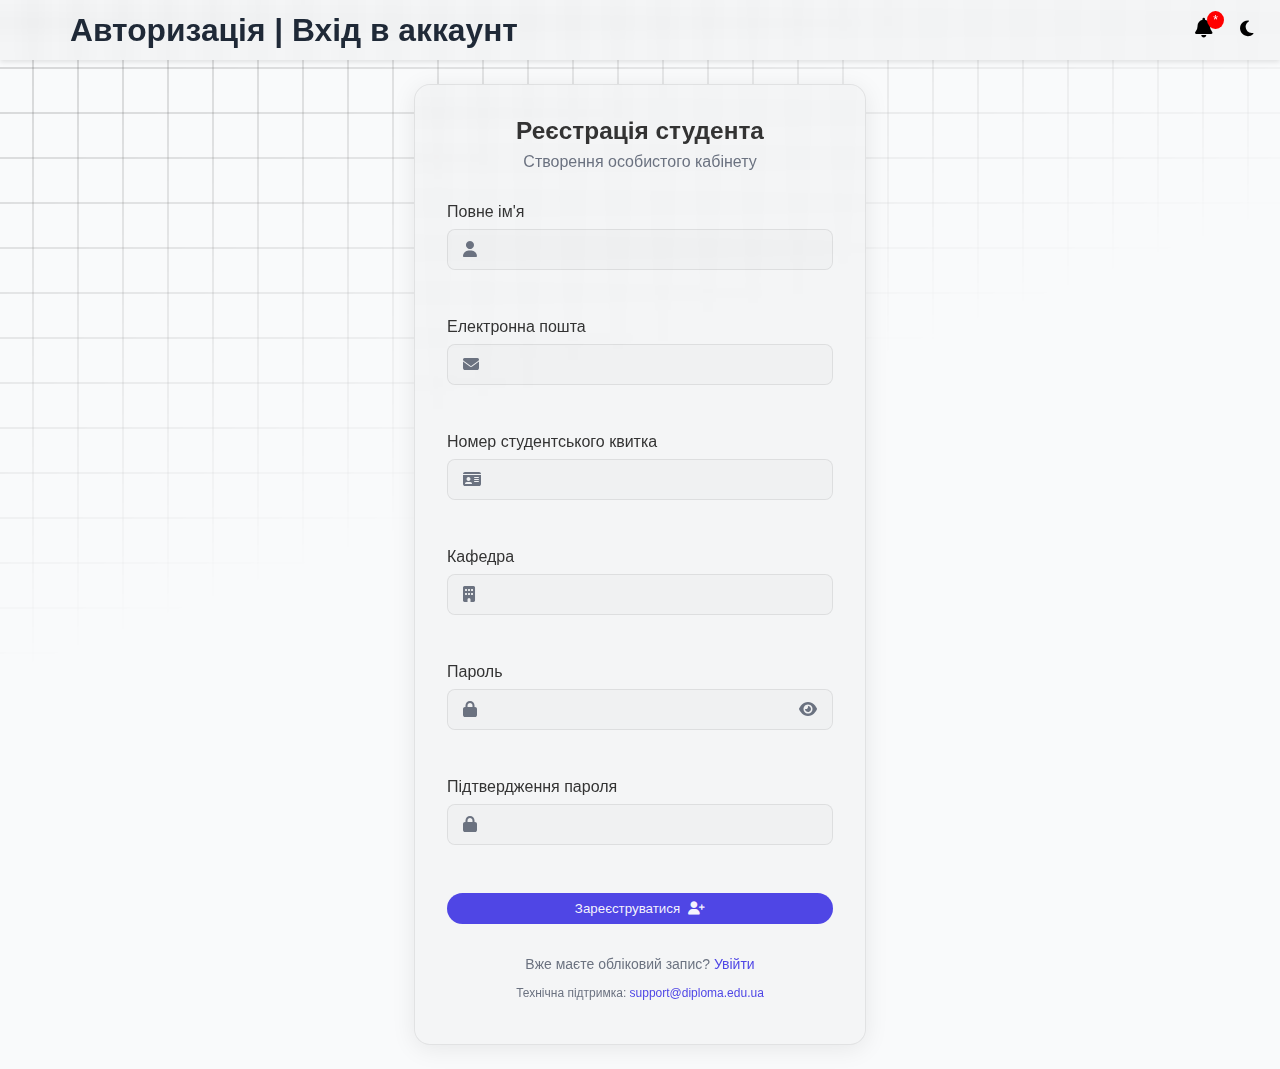
<file: registration.html>
<!DOCTYPE html>
<html lang="uk">
<head>
  <meta charset="UTF-8">
  <meta name="viewport" content="width=device-width, initial-scale=1.0">
  <title>Реєстрація | Система дипломних робіт</title>

  <link rel="stylesheet" href="index_style.css">
  <link rel="stylesheet" href="login_style.css">
  <link rel="icon" href="data:,">
  <link rel="stylesheet" href="https://cdnjs.cloudflare.com/ajax/libs/font-awesome/6.4.2/css/all.min.css">
</head>

<script type="module" src="registration.js"></script>
<script type="module" src="index_animation.js"></script>

<body data-theme="light">

  <header class="main-header">
    <div>
      <button id="sidebar-toggle" class="sidebar-toggle">
        <i class="fas fa-bars"></i>
      </button>
      <h1 class="main-title fluid" style="--font-level: 2;">Авторизація | Вхід в аккаунт</h1>
    </div>
    <div class="header-actions">
      <a href="notification.html">
        <button class="notification-bell">
          <i class="fas fa-bell"></i>
          <span class="notification-badge">*</span>
        </button>
      </a>
      <button id="theme-toggle" class="theme-toggle">
        <i class="fa-solid fa-moon " id="dark-icon"></i>
        <i class="fa-solid fa-sun" id="light-icon"></i>
      </button>
    </div>
  </header>

  <div class="login-container">
    <div class="login-card">
      <div class="login-header">
        <h1 class="login-title fluid" style="--font-level: 1;">Реєстрація студента</h1>
        <p class="login-subtitle">Створення особистого кабінету</p>
      </div>
      <form id="registrationForm" class="login-form" method="post" action="register.php">
        <div class="form-group">
          <label for="fullName">Повне ім'я</label>
          <div class="input-wrapper">
            <span class="input-icon"><i class="fas fa-user"></i></span>
            <input type="text" id="fullName" name="fullName" required autocomplete="name">
          </div>
          <span class="error-message" id="fullName-error"></span>
        </div>
        
        <div class="form-group">
          <label for="email">Електронна пошта</label>
          <div class="input-wrapper">
            <span class="input-icon"><i class="fas fa-envelope"></i></span>
            <input type="email" id="email" name="email" required autocomplete="email">
          </div>
          <span class="error-message" id="email-error"></span>
        </div>
        
        <div class="form-group">
          <label for="studentId">Номер студентського квитка</label>
          <div class="input-wrapper">
            <span class="input-icon"><i class="fas fa-id-card"></i></span>
            <input type="text" id="studentId" name="studentId" required>
          </div>
          <span class="error-message" id="studentId-error"></span>
        </div>
        
        <div class="form-group">
          <label for="department">Кафедра</label>
          <div class="input-wrapper">
            <span class="input-icon"><i class="fas fa-building"></i></span>
            <input type="text" id="department" name="department" required>
          </div>
          <span class="error-message" id="department-error"></span>
        </div>
        
        <div class="form-group">
          <label for="password">Пароль</label>
          <div class="input-wrapper">
            <span class="input-icon"><i class="fas fa-lock"></i></span>
            <input type="password" id="password" name="password" required autocomplete="new-password">
            <button type="button" class="toggle-password" id="togglePassword">
              <i class="fas fa-eye"></i>
            </button>
          </div>
          <span class="error-message" id="password-error"></span>
        </div>
        
        <div class="form-group">
          <label for="confirmPassword">Підтвердження пароля</label>
          <div class="input-wrapper">
            <span class="input-icon"><i class="fas fa-lock"></i></span>
            <input type="password" id="confirmPassword" name="confirmPassword" required>
          </div>
          <span class="error-message" id="confirmPassword-error"></span>
        </div>
        
        <div class="form-group">
          <button type="submit" class="login-button" id="registerButton">
            <span>Зареєструватися</span>
            <span class="btn-icon"><i class="fas fa-user-plus"></i></span>
          </button>
        </div>
      </form>
      <div class="login-footer">
        <p>Вже маєте обліковий запис? <a href="login.html">Увійти</a></p>
        <p class="tech-support">Технічна підтримка: <a href="mailto:support@diploma.edu.ua">support@diploma.edu.ua</a></p>
      </div>
    </div>
  </div>
</body>
</html>
</file>
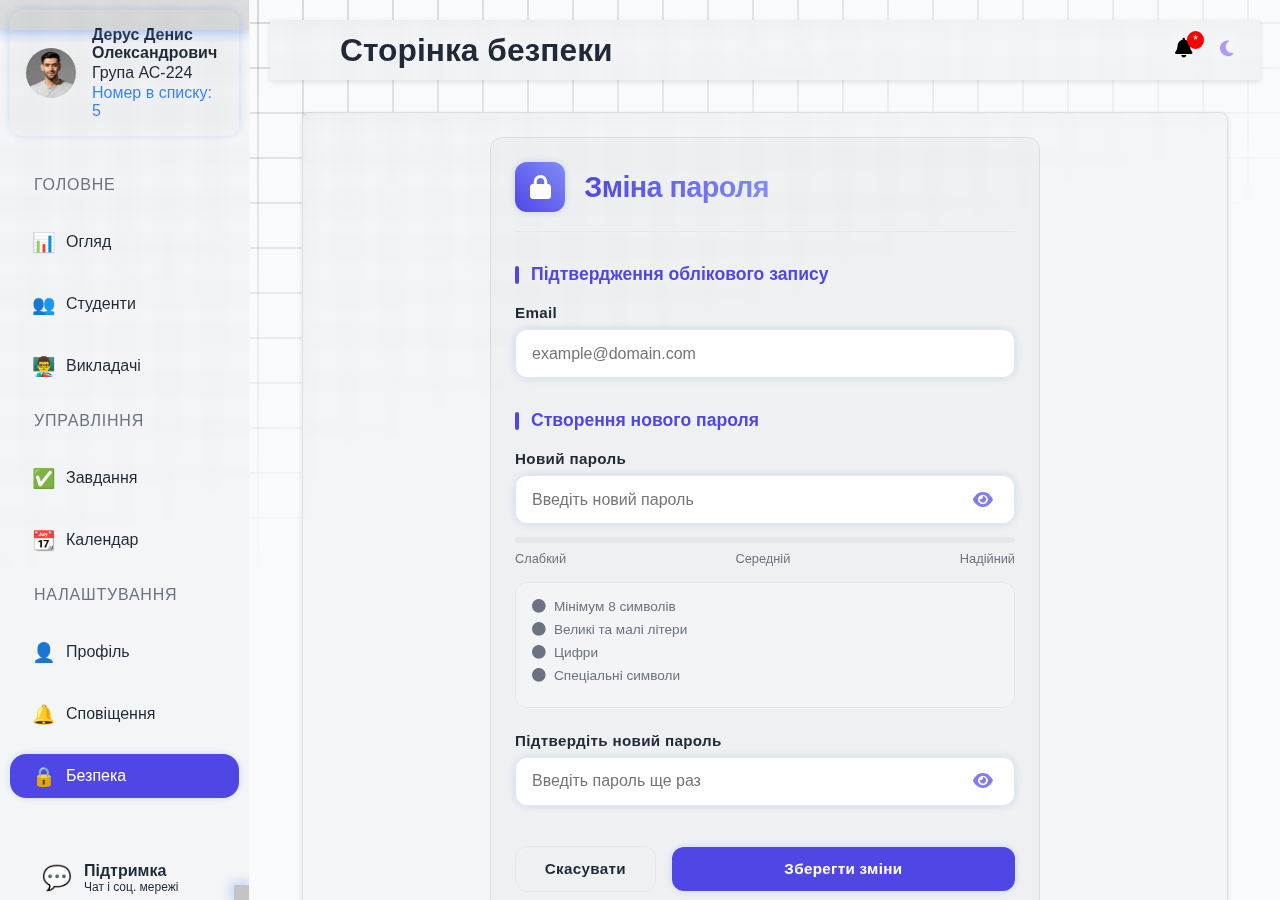
<file: safety_page.html>
<!DOCTYPE html>
<html lang="ru">
<head>
  <meta charset="UTF-8">
  <meta name="viewport" content="width=device-width, initial-scale=1.0">
  <title>Зміна пароля | Система дипломних робіт</title>

  <link rel="stylesheet" href="index_style.css">
  <link rel="stylesheet" href="safety_style.css">
  <link rel="icon" href="data:,">
  <link rel="stylesheet" href="https://cdnjs.cloudflare.com/ajax/libs/font-awesome/6.4.2/css/all.min.css">
  <link rel="stylesheet" href="safety_style.css">
</head>

<script type="module" src="index_animation.js"></script>
<script type="module" src="safety.js"></script>

<body data-theme="light">
  <div class="admin-container">

    <!-- Навігаційний бар -->
    <div class="sidebar" id="sidebar">
      <div class="user-profile" onclick="window.location.href='account.html'">
        <img src="icons/portfolio-photo.jpg" alt="Фото студента" class="user-photo">
        <div class="user-details">
            <span class="user-name">Дерус Денис Олександрович</span>
            <span class="user-group">Група АС-224</span>
            <span class="user-list-number">Номер в списку: 5</span>
        </div>
      </div>

      <nav class="sidebar-nav">
        <div class="nav-section">
          <div class="nav-section-title">Головне</div>
          <a href="index.html" class="nav-link">
            <span class="nav-icon">📊</span>
            <span>Огляд</span>
          </a>
          <a href="students.html" class="nav-link">
            <span class="nav-icon">👥</span>
            <span>Студенти</span>
          </a>
          <a href="teachers.html" class="nav-link">
            <span class="nav-icon">👨‍🏫</span>
            <span>Викладачі</span>
          </a>
        </div>
        <div class="nav-section">
          <div class="nav-section-title">Управління</div>
          <a href="tasks.html" class="nav-link">
            <span class="nav-icon">✅</span>
            <span>Завдання</span>
          </a>
          <a href="calendar.html" class="nav-link">
            <span class="nav-icon">📆</span>
            <span>Календар</span>
          </a>
        </div>
        <div class="nav-section">
          <div class="nav-section-title">Налаштування</div>
          <a href="account.html" class="nav-link">
            <span class="nav-icon">👤</span>
            <span>Профіль</span>
          </a>
          <a href="notification.html" class="nav-link">
            <span class="nav-icon">🔔</span>
            <span>Сповіщення</span>
          </a>
          <a href="safety_page.html" class="nav-link">
            <span class="nav-icon">🔒</span>
            <span>Безпека</span>
          </a>
        </div>
      </nav>
      <div class="sidebar-footer">
        <div class="sidebar-support" onclick="toggleChat()">
          <div class="support-icon">💬</div>
          <div class="support-info">
            <div class="support-title">Підтримка</div>
            <div class="support-text">Чат і соц. мережі</div>
          </div>
        </div>
      </div>
    </div>


    <!-- Головний контент -->
    <div class="main-content" id="main-content">
      <header class="main-header">
        <div>
          <button id="sidebar-toggle" class="sidebar-toggle">
            <i class="fas fa-bars"></i>
          </button>
          <h1 class="main-title fluid" style="--font-level: 2;">Сторінка безпеки</h1>
        </div>
        <div class="header-actions">
          <a href="notification.html">
            <button class="notification-bell">
              <i class="fas fa-bell"></i>
              <span class="notification-badge">*</span>
            </button>
          </a>
          <button id="theme-toggle" class="theme-toggle">
            <i class="fa-solid fa-moon " id="dark-icon" style="color: #B197FC; display: none;"></i>
            <i class="fa-solid fa-sun" id="light-icon" style="color: #B197FC; display: none;"></i>
          </button>
        </div>
      </header>

      <div class="page-content">
        <div class="card">
          <div class="form-container">
            <div class="form-header">
              <div class="form-icon">
                <i class="fas fa-lock"></i>
              </div>
              <h2 class="form-title">Зміна пароля</h2>
            </div>
            
            <form id="passwordChangeForm">
              <!-- Account Verification Section -->
              <div class="form-section-title">
                <span>Підтвердження облікового запису</span>
              </div>
              
              <div class="form-group">
                <label for="email" class="form-label">Email</label>
                <input type="email" id="email" class="form-input" placeholder="example@domain.com" required>
                <div class="form-error" id="emailError"><i class="fas fa-exclamation-circle"></i> Невірний email</div>
              </div>
              
              <div class="form-section-title" style="margin-top: 2rem;">
                <span>Створення нового пароля</span>
              </div>
              
              <div class="form-group">
                <label for="newPassword" class="form-label">Новий пароль</label>
                <div class="password-container">
                  <input type="password" id="newPassword" class="form-input" placeholder="Введіть новий пароль" required 
                         onkeyup="checkPasswordStrength()">
                  <button type="button" class="toggle-password" onclick="togglePasswordVisibility('newPassword')">
                    <i class="fas fa-eye"></i>
                  </button>
                </div>
                <div class="password-strength">
                  <div class="password-strength-meter" id="passwordStrengthMeter"></div>
                </div>
                <div class="strength-label">
                  <span>Слабкий</span>
                  <span>Середній</span>
                  <span>Надійний</span>
                </div>
                
                <div class="password-requirements">
                  <div class="requirement" id="req-length"><i class="fas fa-circle"></i> Мінімум 8 символів</div>
                  <div class="requirement" id="req-case"><i class="fas fa-circle"></i> Великі та малі літери</div>
                  <div class="requirement" id="req-numbers"><i class="fas fa-circle"></i> Цифри</div>
                  <div class="requirement" id="req-special"><i class="fas fa-circle"></i> Спеціальні символи</div>
                </div>
                
                <div class="form-error" id="newPasswordError"><i class="fas fa-exclamation-circle"></i> Пароль занадто слабкий</div>
              </div>
              
              <div class="form-group">
                <label for="confirmPassword" class="form-label">Підтвердіть новий пароль</label>
                <div class="password-container">
                  <input type="password" id="confirmPassword" class="form-input" placeholder="Введіть пароль ще раз" required onkeyup="checkPasswordMatch()">
                  <button type="button" class="toggle-password" onclick="togglePasswordVisibility('confirmPassword')">
                    <i class="fas fa-eye"></i>
                  </button>
                </div>
                <div class="form-error" id="confirmPasswordError"><i class="fas fa-exclamation-circle"></i> Паролі не співпадають</div>
              </div>
              
              <div class="form-buttons">
                <button type="button" class="btn btn-secondary" onclick="window.location.href='account.html'">Скасувати</button>
                <button type="submit" class="btn btn-primary">Зберегти зміни</button>
              </div>
            </form>
          </div>
        </div>
      </div>
    </div>
  </div>

</body>
</html>
</file>
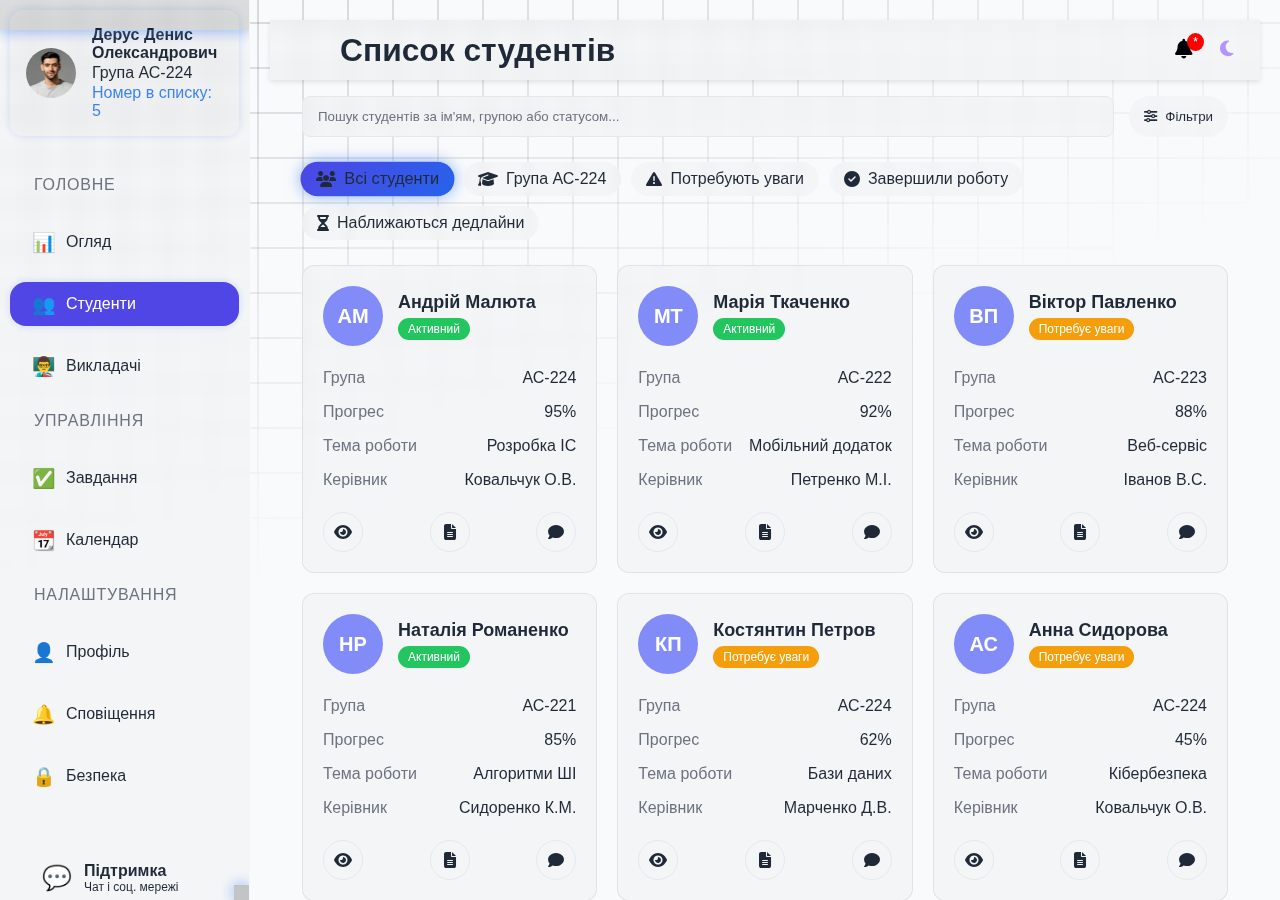
<file: students.html>
<html lang="ru">
<head>
  <meta charset="UTF-8">
  <meta name="viewport" content="width=device-width, initial-scale=1.0">
  <title>Студенти | Система дипломнх робіт</title>

  <link rel="stylesheet" href="index_style.css">
  <link rel="stylesheet" href="students_style.css">
  <link rel="icon" href="data:,">
  <link rel="stylesheet" href="https://cdnjs.cloudflare.com/ajax/libs/font-awesome/6.4.2/css/all.min.css">
</head>

<script type="module" src="index_animation.js"></script>

<body data-theme="light">
  <div class="admin-container">

    <!-- Навігаційний бар -->
    <div class="sidebar" id="sidebar">
      <div class="user-profile" onclick="window.location.href='account.html'">
        <img src="icons/portfolio-photo.jpg" alt="Фото студента" class="user-photo">
        <div class="user-details">
            <span class="user-name">Дерус Денис Олександрович</span>
            <span class="user-group">Група АС-224</span>
            <span class="user-list-number">Номер в списку: 5</span>
        </div>
      </div>

      <nav class="sidebar-nav">
        <div class="nav-section">
          <div class="nav-section-title">Головне</div>
          <a href="index.html" class="nav-link">
            <span class="nav-icon">📊</span>
            <span>Огляд</span>
          </a>
          <a href="students.html" class="nav-link">
            <span class="nav-icon">👥</span>
            <span>Студенти</span>
          </a>
          <a href="teachers.html" class="nav-link">
            <span class="nav-icon">👨‍🏫</span>
            <span>Викладачі</span>
          </a>
        </div>
        <div class="nav-section">
          <div class="nav-section-title">Управління</div>
          <a href="tasks.html" class="nav-link">
            <span class="nav-icon">✅</span>
            <span>Завдання</span>
          </a>
          <a href="calendar.html" class="nav-link">
            <span class="nav-icon">📆</span>
            <span>Календар</span>
          </a>
        </div>
        <div class="nav-section">
          <div class="nav-section-title">Налаштування</div>
          <a href="account.html" class="nav-link">
            <span class="nav-icon">👤</span>
            <span>Профіль</span>
          </a>
          <a href="notification.html" class="nav-link">
            <span class="nav-icon">🔔</span>
            <span>Сповіщення</span>
          </a>
          <a href="safety_page.html" class="nav-link">
            <span class="nav-icon">🔒</span>
            <span>Безпека</span>
          </a>
        </div>
      </nav>
      <div class="sidebar-footer">
        <div class="sidebar-support" onclick="toggleChat()">
          <div class="support-icon">💬</div>
          <div class="support-info">
            <div class="support-title">Підтримка</div>
            <div class="support-text">Чат і соц. мережі</div>
          </div>
        </div>
      </div>
    </div>


    <!-- Головний контент -->
    <div class="main-content" id="main-content">
      <header class="main-header">
        <div>
          <button id="sidebar-toggle" class="sidebar-toggle">
            <i class="fas fa-bars"></i>
          </button>
          <h1 class="main-title fluid" style="--font-level: 2;">Список студентів</h1>
        </div>
        <div class="header-actions">
          <a href="notification.html">
            <button class="notification-bell">
              <i class="fas fa-bell"></i>
              <span class="notification-badge">*</span>
            </button>
          </a>
          <button id="theme-toggle" class="theme-toggle">
            <i class="fa-solid fa-moon " id="dark-icon" style="color: #B197FC; display: none;"></i>
            <i class="fa-solid fa-sun" id="light-icon" style="color: #B197FC; display: none;"></i>
          </button>
        </div>
      </header>

      <div class="page-content">
        <!-- Search and Filters -->
        <div class="search-container">
          <input type="text" placeholder="Пошук студентів за ім'ям, групою або статусом..." class="search-input">
          <button class="filter-button">
            <i class="fa fa-sliders"></i> Фільтри
          </button>
        </div>
        
        <div class="filter-container">
          <div class="filter-button active">
            <i class="fa fa-users"></i> Всі студенти
          </div>
          <div class="filter-button">
            <i class="fa fa-graduation-cap"></i> Група АС-224
          </div>
          <div class="filter-button">
            <i class="fa fa-exclamation-triangle"></i> Потребують уваги
          </div>
          <div class="filter-button">
            <i class="fa fa-check-circle"></i> Завершили роботу
          </div>
          <div class="filter-button">
            <i class="fa fa-hourglass-half"></i> Наближаються дедлайни
          </div>
        </div>


        <div class="students-grid">
          <div class="student-card">
            <div class="student-header">
              <div class="student-avatar-large">АМ</div>
              <div class="student-details">
                <h3 class="student-name-large">Андрій Малюта</h3>
                <span class="status-badge status-active">Активний</span>
              </div>
            </div>
            <div class="student-meta">
              <div class="meta-item">
                <span class="meta-label">Група</span>
                <span class="meta-value">АС-224</span>
              </div>
              <div class="meta-item">
                <span class="meta-label">Прогрес</span>
                <span class="meta-value">95%</span>
              </div>
              <div class="meta-item">
                <span class="meta-label">Тема роботи</span>
                <span class="meta-value">Розробка ІС</span>
              </div>
              <div class="meta-item">
                <span class="meta-label">Керівник</span>
                <span class="meta-value">Ковальчук О.В.</span>
              </div>
            </div>
            <div class="student-actions">
              <div class="action-button">
                <i class="fa fa-eye"></i>
              </div>
              <div class="action-button">
                <i class="fa fa-file-alt"></i>
              </div>
              <div class="action-button">
                <i class="fa fa-comment"></i>
              </div>
            </div>
          </div>

          <div class="student-card">
            <div class="student-header">
              <div class="student-avatar-large">МТ</div>
              <div class="student-details">
                <h3 class="student-name-large">Марія Ткаченко</h3>
                <span class="status-badge status-active">Активний</span>
              </div>
            </div>
            <div class="student-meta">
              <div class="meta-item">
                <span class="meta-label">Група</span>
                <span class="meta-value">АС-222</span>
              </div>
              <div class="meta-item">
                <span class="meta-label">Прогрес</span>
                <span class="meta-value">92%</span>
              </div>
              <div class="meta-item">
                <span class="meta-label">Тема роботи</span>
                <span class="meta-value">Мобільний додаток</span>
              </div>
              <div class="meta-item">
                <span class="meta-label">Керівник</span>
                <span class="meta-value">Петренко М.І.</span>
              </div>
            </div>
            <div class="student-actions">
              <div class="action-button">
                <i class="fa fa-eye"></i>
              </div>
              <div class="action-button">
                <i class="fa fa-file-alt"></i>
              </div>
              <div class="action-button">
                <i class="fa fa-comment"></i>
              </div>
            </div>
          </div>

          <div class="student-card">
            <div class="student-header">
              <div class="student-avatar-large">ВП</div>
              <div class="student-details">
                <h3 class="student-name-large">Віктор Павленко</h3>
                <span class="status-badge status-warning">Потребує уваги</span>
              </div>
            </div>
            <div class="student-meta">
              <div class="meta-item">
                <span class="meta-label">Група</span>
                <span class="meta-value">АС-223</span>
              </div>
              <div class="meta-item">
                <span class="meta-label">Прогрес</span>
                <span class="meta-value">88%</span>
              </div>
              <div class="meta-item">
                <span class="meta-label">Тема роботи</span>
                <span class="meta-value">Веб-сервіс</span>
              </div>
              <div class="meta-item">
                <span class="meta-label">Керівник</span>
                <span class="meta-value">Іванов В.С.</span>
              </div>
            </div>
            <div class="student-actions">
              <div class="action-button">
                <i class="fa fa-eye"></i>
              </div>
              <div class="action-button">
                <i class="fa fa-file-alt"></i>
              </div>
              <div class="action-button">
                <i class="fa fa-comment"></i>
              </div>
            </div>
          </div>

          <div class="student-card">
            <div class="student-header">
              <div class="student-avatar-large">НР</div>
              <div class="student-details">
                <h3 class="student-name-large">Наталія Романенко</h3>
                <span class="status-badge status-active">Активний</span>
              </div>
            </div>
            <div class="student-meta">
              <div class="meta-item">
                <span class="meta-label">Група</span>
                <span class="meta-value">АС-221</span>
              </div>
              <div class="meta-item">
                <span class="meta-label">Прогрес</span>
                <span class="meta-value">85%</span>
              </div>
              <div class="meta-item">
                <span class="meta-label">Тема роботи</span>
                <span class="meta-value">Алгоритми ШІ</span>
              </div>
              <div class="meta-item">
                <span class="meta-label">Керівник</span>
                <span class="meta-value">Сидоренко К.М.</span>
              </div>
            </div>
            <div class="student-actions">
              <div class="action-button">
                <i class="fa fa-eye"></i>
              </div>
              <div class="action-button">
                <i class="fa fa-file-alt"></i>
              </div>
              <div class="action-button">
                <i class="fa fa-comment"></i>
              </div>
            </div>
          </div>

          <div class="student-card">
            <div class="student-header">
              <div class="student-avatar-large">КП</div>
              <div class="student-details">
                <h3 class="student-name-large">Костянтин Петров</h3>
                <span class="status-badge status-warning">Потребує уваги</span>
              </div>
            </div>
            <div class="student-meta">
              <div class="meta-item">
                <span class="meta-label">Група</span>
                <span class="meta-value">АС-224</span>
              </div>
              <div class="meta-item">
                <span class="meta-label">Прогрес</span>
                <span class="meta-value">62%</span>
              </div>
              <div class="meta-item">
                <span class="meta-label">Тема роботи</span>
                <span class="meta-value">Бази даних</span>
              </div>
              <div class="meta-item">
                <span class="meta-label">Керівник</span>
                <span class="meta-value">Марченко Д.В.</span>
              </div>
            </div>
            <div class="student-actions">
              <div class="action-button">
                <i class="fa fa-eye"></i>
              </div>
              <div class="action-button">
                <i class="fa fa-file-alt"></i>
              </div>
              <div class="action-button">
                <i class="fa fa-comment"></i>
              </div>
            </div>
          </div>

          <div class="student-card">
            <div class="student-header">
              <div class="student-avatar-large">АС</div>
              <div class="student-details">
                <h3 class="student-name-large">Анна Сидорова</h3>
                <span class="status-badge status-warning">Потребує уваги</span>
              </div>
            </div>
            <div class="student-meta">
              <div class="meta-item">
                <span class="meta-label">Група</span>
                <span class="meta-value">АС-224</span>
              </div>
              <div class="meta-item">
                <span class="meta-label">Прогрес</span>
                <span class="meta-value">45%</span>
              </div>
              <div class="meta-item">
                <span class="meta-label">Тема роботи</span>
                <span class="meta-value">Кібербезпека</span>
              </div>
              <div class="meta-item">
                <span class="meta-label">Керівник</span>
                <span class="meta-value">Ковальчук О.В.</span>
              </div>
            </div>
            <div class="student-actions">
              <div class="action-button">
                <i class="fa fa-eye"></i>
              </div>
              <div class="action-button">
                <i class="fa fa-file-alt"></i>
              </div>
              <div class="action-button">
                <i class="fa fa-comment"></i>
              </div>
            </div>
          </div>

          <div class="student-card">
            <div class="student-header">
              <div class="student-avatar-large">МІ</div>
              <div class="student-details">
                <h3 class="student-name-large">Михайло Іванов</h3>
                <span class="status-badge status-active">Активний</span>
              </div>
            </div>
            <div class="student-meta">
              <div class="meta-item">
                <span class="meta-label">Група</span>
                <span class="meta-value">АС-223</span>
              </div>
              <div class="meta-item">
                <span class="meta-label">Прогрес</span>
                <span class="meta-value">78%</span>
              </div>
              <div class="meta-item">
                <span class="meta-label">Тема роботи</span>
                <span class="meta-value">Нейронні мережі</span>
              </div>
              <div class="meta-item">
                <span class="meta-label">Керівник</span>
                <span class="meta-value">Петренко М.І.</span>
              </div>
            </div>
            <div class="student-actions">
              <div class="action-button">
                <i class="fa fa-eye"></i>
              </div>
              <div class="action-button">
                <i class="fa fa-file-alt"></i>
              </div>
              <div class="action-button">
                <i class="fa fa-comment"></i>
              </div>
            </div>
          </div>

          <div class="student-card">
            <div class="student-header">
              <div class="student-avatar-large">ЄК</div>
              <div class="student-details">
                <h3 class="student-name-large">Єкатерина Козлова</h3>
                <span class="status-badge status-active">Активний</span>
              </div>
            </div>
            <div class="student-meta">
              <div class="meta-item">
                <span class="meta-label">Група</span>
                <span class="meta-value">АС-222</span>
              </div>
              <div class="meta-item">
                <span class="meta-label">Прогрес</span>
                <span class="meta-value">71%</span>
              </div>
              <div class="meta-item">
                <span class="meta-label">Тема роботи</span>
                <span class="meta-value">Графічні додатки</span>
              </div>
              <div class="meta-item">
                <span class="meta-label">Керівник</span>
                <span class="meta-value">Іванов В.С.</span>
              </div>
            </div>
            <div class="student-actions">
              <div class="action-button">
                <i class="fa fa-eye"></i>
              </div>
              <div class="action-button">
                <i class="fa fa-file-alt"></i>
              </div>
              <div class="action-button">
                <i class="fa fa-comment"></i>
              </div>
            </div>
          </div>
        </div>

        <div class="pagination">
          <div class="page-button disabled">
            <i class="fa fa-chevron-left"></i>
          </div>
          <div class="page-button active">1</div>
          <div class="page-button">2</div>
          <div class="page-button">3</div>
          <div class="page-button">
            <i class="fa fa-chevron-right"></i>
          </div>
        </div>
      </div>
    </div>
  </div>

  <!-- Чат-вікно -->
  <div class="chat-container" id="chatContainer">
    <div class="chat-header">
        <span>Підтримка</span>
        <button class="chat-close" onclick="toggleChat()">×</button>
    </div>
    
    <div class="chat-messages" id="chatMessages">
        <div class="chat-placeholder" id="chatPlaceholder">
            <img src="icons/hello-sticker.png" alt="Привітання" class="chat-sticker">
            <p>Як ми можемо вам допомогти ?</p>
        </div>
    </div>

    <div class="chat-input-container">
        <textarea id="chatInput" placeholder="Введіть повідомлення..."></textarea>
        <button id="sendButton" onclick="sendMessage()">➤</button>
    </div>
  </div>

  <script>
    document.querySelectorAll('.filter-button').forEach(button => {
      button.addEventListener('click', function() {
        if (!this.classList.contains('active')) {
          document.querySelectorAll('.filter-button').forEach(btn => {
            btn.classList.remove('active');
          });
          this.classList.add('active');
        }
      });
    });
  </script>
</body>
</html>
</file>
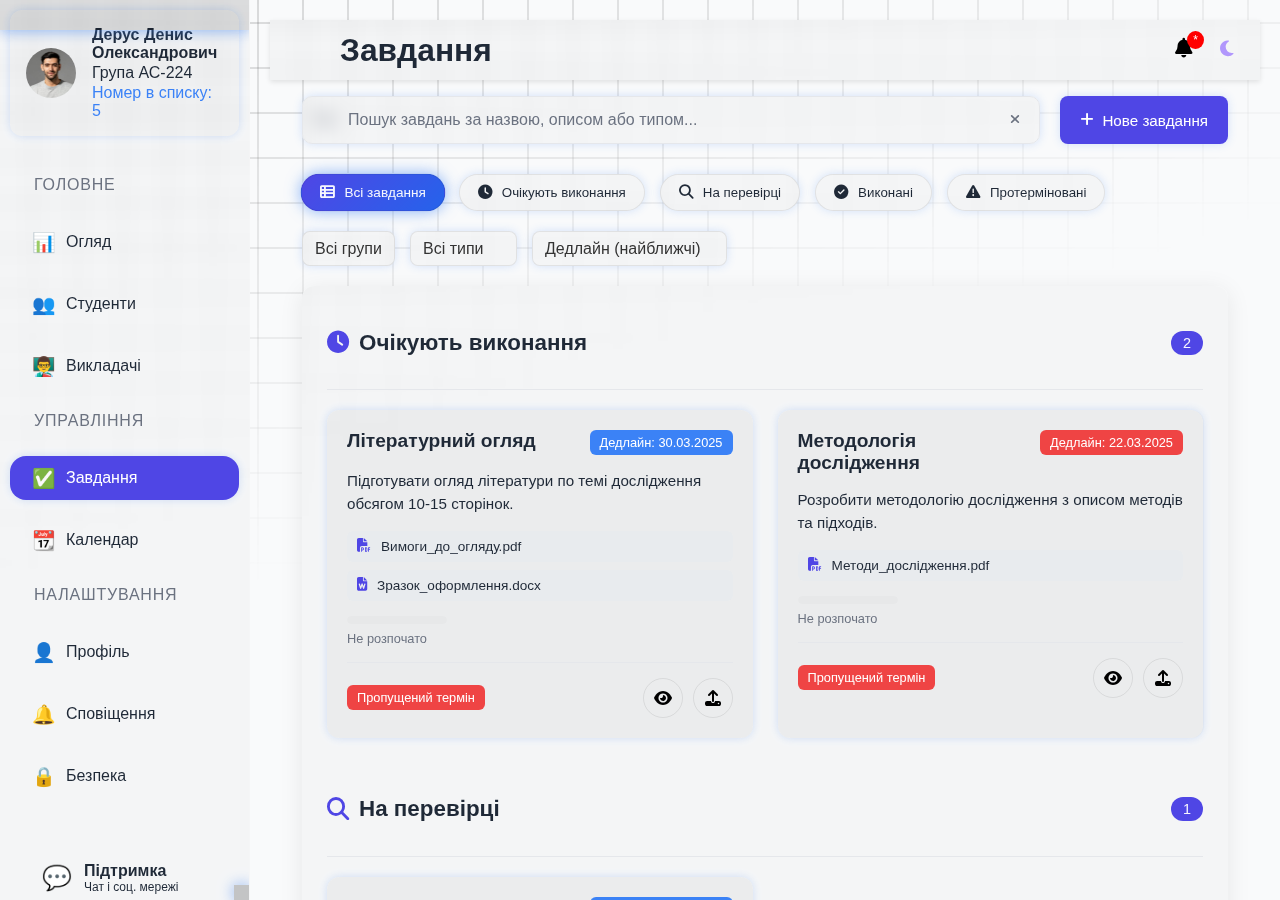
<file: tasks.html>
<!DOCTYPE html>
<html lang="uk">
<head>
  <meta charset="UTF-8">
  <meta name="viewport" content="width=device-width, initial-scale=1.0">
  <title>Завдання | Система дипломних робіт</title>

  <link rel="stylesheet" href="index_style.css">
  <link rel="stylesheet" href="task_style.css">
  <link rel="icon" href="data:,">
  <link rel="stylesheet" href="https://cdnjs.cloudflare.com/ajax/libs/font-awesome/6.4.2/css/all.min.css">
</head>

<script type="module" src="index_animation.js"></script>
<script type="module" src="tasks_animation.js"></script>

<body data-theme="light">
  <div class="admin-container">

    <!-- Навігаційний бар -->
    <div class="sidebar" id="sidebar">
      <div class="user-profile" onclick="window.location.href='account.html'">
        <img src="icons/portfolio-photo.jpg" alt="Фото студента" class="user-photo">
        <div class="user-details">
            <span class="user-name">Дерус Денис Олександрович</span>
            <span class="user-group">Група АС-224</span>
            <span class="user-list-number">Номер в списку: 5</span>
        </div>
      </div>

      <nav class="sidebar-nav">
        <div class="nav-section">
          <div class="nav-section-title">Головне</div>
          <a href="index.html" class="nav-link">
            <span class="nav-icon">📊</span>
            <span>Огляд</span>
          </a>
          <a href="students.html" class="nav-link">
            <span class="nav-icon">👥</span>
            <span>Студенти</span>
          </a>
          <a href="teachers.html" class="nav-link">
            <span class="nav-icon">👨‍🏫</span>
            <span>Викладачі</span>
          </a>
        </div>
        <div class="nav-section">
          <div class="nav-section-title">Управління</div>
          <a href="tasks.html" class="nav-link">
            <span class="nav-icon">✅</span>
            <span>Завдання</span>
          </a>
          <a href="calendar.html" class="nav-link">
            <span class="nav-icon">📆</span>
            <span>Календар</span>
          </a>
        </div>
        <div class="nav-section">
          <div class="nav-section-title">Налаштування</div>
          <a href="account.html" class="nav-link">
            <span class="nav-icon">👤</span>
            <span>Профіль</span>
          </a>
          <a href="notification.html" class="nav-link">
            <span class="nav-icon">🔔</span>
            <span>Сповіщення</span>
          </a>
          <a href="safety_page.html" class="nav-link">
            <span class="nav-icon">🔒</span>
            <span>Безпека</span>
          </a>
        </div>
      </nav>
      <div class="sidebar-footer">
        <div class="sidebar-support" onclick="toggleChat()">
          <div class="support-icon">💬</div>
          <div class="support-info">
            <div class="support-title">Підтримка</div>
            <div class="support-text">Чат і соц. мережі</div>
          </div>
        </div>
      </div>
    </div>


    <!-- Головний контент -->
    <div class="main-content" id="main-content">
      <header class="main-header">
        <div>
          <button id="sidebar-toggle" class="sidebar-toggle">
            <i class="fas fa-bars"></i>
          </button>
          <h1 class="main-title fluid" style="--font-level: 2;">Завдання</h1>
        </div>
        <div class="header-actions">
          <a href="notification.html">
            <button class="notification-bell">
              <i class="fas fa-bell"></i>
              <span class="notification-badge">*</span>
            </button>
          </a>
          <button id="theme-toggle" class="theme-toggle">
            <i class="fa-solid fa-moon " id="dark-icon" style="color: #B197FC; display: none;"></i>
            <i class="fa-solid fa-sun" id="light-icon" style="color: #B197FC; display: none;"></i>
          </button>
        </div>
      </header>

      <div class="page-content">
        <div class="search-container">
          <div class="search-input-wrapper">
            <i class="fas fa-search search-icon"></i>
            <input type="text" class="search-input" id="taskSearch" placeholder="Пошук завдань за назвою, описом або типом...">
            <button class="clear-search" id="clearSearch">
              <i class="fas fa-times"></i>
            </button>
          </div>
          <button class="btn btn-primary" id="addTaskBtn">
            <i class="fas fa-plus"></i> Нове завдання
          </button>
        </div>

        <div class="filter-container">
          <button class="filter-button active" data-filter="all">
            <i class="fas fa-th-list"></i> Всі завдання
          </button>
          <button class="filter-button" data-filter="pending">
            <i class="fas fa-clock"></i> Очікують виконання
          </button>
          <button class="filter-button" data-filter="review">
            <i class="fas fa-search"></i> На перевірці
          </button>
          <button class="filter-button" data-filter="completed">
            <i class="fas fa-check-circle"></i> Виконані
          </button>
          <button class="filter-button" data-filter="overdue">
            <i class="fas fa-exclamation-triangle"></i> Протерміновані
          </button>
        </div>
        
        <div class="advanced-filters">
          <select class="filter-select" id="groupFilter">
            <option value="">Всі групи</option>
            <option value="AC-221">AC-221</option>
            <option value="AC-222">AC-222</option>
            <option value="AC-223">AC-223</option>
            <option value="AC-224">AC-224</option>
          </select>
          
          <select class="filter-select" id="typeFilter">
            <option value="">Всі типи</option>
            <option value="theory">Теоретичні</option>
            <option value="practice">Практичні</option>
            <option value="report">Звіти</option>
          </select>
          
          <select class="filter-select" id="sortFilter">
            <option value="deadline-asc">Дедлайн (найближчі)</option>
            <option value="deadline-desc">Дедлайн (віддалені)</option>
            <option value="name-asc">Назва (А-Я)</option>
            <option value="name-desc">Назва (Я-А)</option>
            <option value="date-asc">Дата створення (нові)</option>
            <option value="date-desc">Дата створення (старі)</option>
          </select>
        </div>

        <div class="task-management">
          <div class="task-management-content">
            <!-- Awaiting Execution Section -->
            <div class="task-section" id="pendingTasks">
              <div class="section-header">
                <h2><i class="fas fa-clock"></i> Очікують виконання</h2>
                <span class="task-count">2</span>
              </div>
              
              <div class="task-grid">
                <div class="task-card" data-task-id="1" data-status="pending">
                  <div class="task-card-header">
                    <h3 class="task-card-title">Літературний огляд</h3>
                    <span class="task-card-deadline">Дедлайн: 30.03.2025</span>
                  </div>
                  <p class="task-card-description">Підготувати огляд літератури по темі дослідження обсягом 10-15 сторінок.</p>
                  <div class="task-card-documents">
                    <div class="task-document">
                      <i class="fas fa-file-pdf"></i>
                      <span>Вимоги_до_огляду.pdf</span>
                    </div>
                    <div class="task-document">
                      <i class="fas fa-file-word"></i>
                      <span>Зразок_оформлення.docx</span>
                    </div>
                  </div>
                  <div class="task-progress">
                    <div class="progress-bar">
                      <div class="progress" style="width: 0%"></div>
                    </div>
                    <span class="progress-text">Не розпочато</span>
                  </div>
                  <div class="task-card-footer">
                    <span class="task-card-status status-pending">Очікує виконання</span>
                    <div class="task-card-actions">
                      <button class="task-action-button view-task" title="Переглянути деталі">
                        <i class="fas fa-eye"></i>
                      </button>
                      <button class="task-action-button submit-task" title="Здати роботу">
                        <i class="fas fa-upload"></i>
                      </button>
                      <button class="task-action-button edit-task" title="Редагувати" data-role="advisor">
                        <i class="fas fa-edit"></i>
                      </button>
                    </div>
                  </div>
                </div>

                <div class="task-card" data-task-id="2" data-status="pending">
                  <div class="task-card-header">
                    <h3 class="task-card-title">Методологія дослідження</h3>
                    <span class="task-card-deadline urgent">Дедлайн: 22.03.2025</span>
                  </div>
                  <p class="task-card-description">Розробити методологію дослідження з описом методів та підходів.</p>
                  <div class="task-card-documents">
                    <div class="task-document">
                      <i class="fas fa-file-pdf"></i>
                      <span>Методи_дослідження.pdf</span>
                    </div>
                  </div>
                  <div class="task-progress">
                    <div class="progress-bar">
                      <div class="progress" style="width: 0%"></div>
                    </div>
                    <span class="progress-text">Не розпочато</span>
                  </div>
                  <div class="task-card-footer">
                    <span class="task-card-status status-pending">Очікує виконання</span>
                    <div class="task-card-actions">
                      <button class="task-action-button view-task" title="Переглянути деталі">
                        <i class="fas fa-eye"></i>
                      </button>
                      <button class="task-action-button submit-task" title="Здати роботу">
                        <i class="fas fa-upload"></i>
                      </button>
                      <button class="task-action-button edit-task" title="Редагувати" data-role="advisor">
                        <i class="fas fa-edit"></i>
                      </button>
                    </div>
                  </div>
                </div>
              </div>
            </div>

            <div class="task-section" id="reviewTasks">
              <div class="section-header">
                <h2><i class="fas fa-search"></i> На перевірці</h2>
                <span class="task-count">1</span>
              </div>
              
              <div class="task-grid">
                <div class="task-card" data-task-id="5" data-status="review">
                  <div class="task-card-header">
                    <h3 class="task-card-title">Аналіз даних</h3>
                    <span class="task-card-deadline">Дедлайн: 25.03.2025</span>
                  </div>
                  <p class="task-card-description">Провести аналіз зібраних даних та підготувати візуалізації результатів.</p>
                  <div class="task-card-documents">
                    <div class="task-document">
                      <i class="fas fa-file-excel"></i>
                      <span>data_example.xlsx</span>
                    </div>
                  </div>
                  <div class="task-progress">
                    <div class="progress-bar">
                      <div class="progress" style="width: 75%"></div>
                    </div>
                    <span class="progress-text">На перевірці</span>
                  </div>
                  <div class="task-card-footer">
                    <span class="task-card-status status-in-review">На перевірці</span>
                    <div class="task-card-actions">
                      <button class="task-action-button view-task" title="Переглянути деталі">
                        <i class="fas fa-eye"></i>
                      </button>
                      <button class="task-action-button edit-submission" title="Редагувати відповідь">
                        <i class="fas fa-edit"></i>
                      </button>
                      <button class="task-action-button review-task" title="Перевірити" data-role="advisor">
                        <i class="fas fa-check"></i>
                      </button>
                    </div>
                  </div>
                </div>
              </div>
            </div>

            <div class="task-section" id="completedTasks">
              <div class="section-header">
                <h2><i class="fas fa-check-circle"></i> Виконані</h2>
                <span class="task-count">1</span>
              </div>
              
              <div class="task-grid">
                <div class="task-card" data-task-id="3" data-status="completed">
                  <div class="task-card-header">
                    <h3 class="task-card-title">Практична частина</h3>
                    <span class="task-card-deadline">Дедлайн: 10.04.2025</span>
                  </div>
                  <p class="task-card-description">Реалізувати практичну складову роботи та надати результати.</p>
                  <div class="task-card-documents">
                    <div class="task-document">
                      <i class="fas fa-file-powerpoint"></i>
                      <span>Презентація_прикладу.pptx</span>
                    </div>
                  </div>
                  <div class="task-progress">
                    <div class="progress-bar">
                      <div class="progress" style="width: 100%"></div>
                    </div>
                    <span class="progress-text">Виконано</span>
                  </div>
                  <div class="task-card-footer">
                    <span class="task-card-status status-completed">Прийнято</span>
                    <div class="task-card-actions">
                      <button class="task-action-button view-task" title="Переглянути деталі">
                        <i class="fas fa-eye"></i>
                      </button>
                      <button class="task-action-button submit-task" title="Здати роботу">
                        <i class="fas fa-upload"></i>
                      </button>
                      <button class="task-action-button edit-task" title="Редагувати" data-role="advisor">
                        <i class="fas fa-edit"></i>
                      </button>
                    </div>
                  </div>
                </div>
              </div>
            </div>

            <div class="task-section" id="overdueTasks">
              <div class="section-header">
                <h2><i class="fas fa-exclamation-triangle"></i> Протерміновані</h2>
                <span class="task-count">1</span>
              </div>
              
              <div class="task-grid">
                <div class="task-card" data-task-id="4" data-status="overdue">
                  <div class="task-card-header">
                    <h3 class="task-card-title">Вступ</h3>
                    <span class="task-card-deadline overdue">Дедлайн: 05.03.2025</span>
                  </div>
                  <p class="task-card-description">Розробити вступ до дипломної роботи з обґрунтуванням актуальності проблеми.</p>
                  <div class="task-card-documents">
                    <div class="task-document">
                      <i class="fas fa-file-pdf"></i>
                      <span>Приклад_вступу.pdf</span>
                    </div>
                  </div>
                  <div class="task-progress">
                    <div class="progress-bar overdue">
                      <div class="progress" style="width: 0%"></div>
                    </div>
                    <span class="progress-text">Протерміновано</span>
                  </div>
                  <div class="task-card-footer">
                    <span class="task-card-status status-overdue">Пропущений термін</span>
                    <div class="task-card-actions">
                      <button class="task-action-button view-task" title="Переглянути деталі">
                        <i class="fas fa-eye"></i>
                      </button>
                      <button class="task-action-button submit-task" title="Здати роботу">
                        <i class="fas fa-upload"></i>
                      </button>
                      <button class="task-action-button edit-task" title="Редагувати" data-role="advisor">
                        <i class="fas fa-edit"></i>
                      </button>
                    </div>
                  </div>
                </div>
              </div>
            </div>
          </div>
        </div>
      </div>
    </div>

    <div class="new-task-overlay" id="newTaskFormOverlay" style="display: none;">
      <div class="new-task-form">
        <div class="new-task-header">
          <h3 class="new-task-title" id="newTaskTitle">Нове завдання</h3>
          <button class="new-task-close" id="closeNewTaskForm">&times;</button>
        </div>
    
        <form id="newTaskForm">
          <input type="hidden" id="taskId" value="">
    
          <div class="new-task-group">
            <label for="taskTitle" class="new-task-label">Назва завдання</label>
            <input type="text" id="taskTitle" class="new-task-input" required>
          </div>
    
          <div class="new-task-group">
            <label for="taskDescription" class="new-task-label">Опис завдання</label>
            <textarea id="taskDescription" class="new-task-input new-task-textarea" required></textarea>
          </div>
    
          <div class="new-task-group">
            <label for="taskDeadline" class="new-task-label">Дедлайн</label>
            <input type="date" id="taskDeadline" class="new-task-input" required>
          </div>
    
          <div class="new-task-group">
            <label for="taskGroups" class="new-task-label">Призначити групам</label>
            <select id="taskGroups" class="new-task-input" multiple>
              <option value="AC-221">AC-221</option>
              <option value="AC-222">AC-222</option>
              <option value="AC-223">AC-223</option>
              <option value="AC-224">AC-224</option>
            </select>
          </div>
    
          <div class="new-task-group">
            <label for="taskType" class="new-task-label">Тип завдання</label>
            <select id="taskType" class="new-task-input">
              <option value="theory">Теоретичне</option>
              <option value="practice">Практичне</option>
              <option value="report">Звітне</option>
            </select>
          </div>
    
          <div class="new-task-group">
            <label class="new-task-label">Документи до завдання</label>
            <div class="new-task-documents-container">
              <div class="new-task-documents-list" id="newTaskDocumentsList"></div>
              <div class="new-task-documents-upload">
                <label for="newTaskDocuments" class="btn btn-secondary btn-sm">
                  <i class="fas fa-plus"></i>
                </label>
                <input type="file" id="newTaskDocuments" class="hidden-input" multiple>
              </div>
            </div>
          </div>
    
          <div class="new-task-group">
            <label class="new-task-label">Параметри здачі роботи</label>
            <div class="new-task-submission-options">
              <div class="new-task-checkbox-group">
                <input type="checkbox" id="allowTextSubmission" checked>
                <label for="allowTextSubmission">Дозволити здачу текстом</label>
              </div>
              <div class="new-task-checkbox-group">
                <input type="checkbox" id="allowFileSubmission" checked>
                <label for="allowFileSubmission">Дозволити здачу файлами</label>
              </div>
              <div class="new-task-file-types" id="newAllowedFileTypesContainer">
                <label>Дозволені типи файлів:</label>
                <div class="new-task-file-type-options">
                  <div class="new-task-checkbox-group">
                    <input type="checkbox" id="allowPdf" checked>
                    <label for="allowPdf">PDF</label>
                  </div>
                  <div class="new-task-checkbox-group">
                    <input type="checkbox" id="allowDoc" checked>
                    <label for="allowDoc">DOC/DOCX</label>
                  </div>
                  <div class="new-task-checkbox-group">
                    <input type="checkbox" id="allowZip">
                    <label for="allowZip">ZIP</label>
                  </div>
                  <div class="new-task-checkbox-group">
                    <input type="checkbox" id="allowCode">
                    <label for="allowCode">Код (.py, .js, .cpp)</label>
                  </div>
                </div>
              </div>
            </div>
          </div>
    
          <div class="new-task-actions">
            <button type="button" class="btn btn-secondary" id="cancelNewTaskForm">Скасувати</button>
            <button type="submit" class="btn btn-primary">Зберегти</button>
          </div>
        </form>
      </div>
    </div>

    <div class="task-form-overlay" id="submissionOverlay" style="display: none;">
      <div class="task-form submission-modal">
        <div class="task-form-header">
          <h3 class="task-form-title">Здати завдання: <span id="submissionTaskTitle">Літературний огляд</span></h3>
          <button class="form-close" id="closeSubmissionForm">&times;</button>
        </div>
        
        <form id="submissionForm">
          <input type="hidden" id="submissionTaskId" value="">
          
          <div class="submission-form-group">
            <label class="form-label">Спосіб здачі</label>
            <div class="submission-tabs">
              <button type="button" class="submission-tab active" data-tab="text">Текст</button>
              <button type="button" class="submission-tab" data-tab="file">Файли</button>
            </div>
            
            <div class="submission-content" id="textSubmission">
              <div class="form-group">
                <label for="submissionText" class="form-label">Ваша робота</label>
                <textarea id="submissionText" class="form-control form-textarea" style="min-height: 200px;"></textarea>
              </div>
            </div>
            
            <div class="submission-content" id="fileSubmission" style="display: none;">
              <div class="file-drop-area" id="dropArea">
                <div class="file-drop-icon">
                  <i class="fas fa-file-upload"></i>
                </div>
                <p>Перетягніть файли сюди або натисніть для вибору</p>
                <div class="allowed-types-notice">Дозволені формати: PDF, DOC, DOCX</div>
                <input type="file" id="submissionFile" accept=".pdf,.doc,.docx" style="display: none;" multiple>
              </div>
              
              <div class="files-preview" id="filesPreview">
                
              </div>
            </div>
          </div>
          
          <div class="form-group">
            <label for="submissionComment" class="form-label">Коментар до роботи (опціонально)</label>
            <textarea id="submissionComment" class="form-control"></textarea>
          </div>
          
          <div class="security-notice">
            <p><i class="fas fa-shield-alt"></i> Усі завантажені файли перевіряються на наявність шкідливого коду для забезпечення безпеки.</p>
          </div>
          
          <div class="form-actions">
            <button type="button" class="btn btn-secondary" id="cancelSubmission">Скасувати</button>
            <button type="submit" class="btn btn-primary">Здати роботу</button>
          </div>
        </form>
      </div>
    </div>

    <div class="task-form-overlay" id="taskDetailOverlay" style="display: none;">
      <div class="task-form task-detail-modal">
        <div class="task-form-header">
          <h3 class="task-form-title">Деталі завдання</h3>
          <button class="form-close" id="closeTaskDetail">&times;</button>
        </div>
        
        <div class="task-detail-header">
          <h2 class="task-detail-title" id="detailTaskTitle">Літературний огляд</h2>
          <div class="task-detail-meta">
            <span><i class="fas fa-calendar"></i> Дедлайн: <span id="detailTaskDeadline">30.03.2025</span></span>
            <span><i class="fas fa-clock"></i> Статус: <span id="detailTaskStatus">Очікує виконання</span></span>
            <span><i class="fas fa-users"></i> Групи: <span id="detailTaskGroups">AC-224</span></span>
            <span><i class="fas fa-tag"></i> Тип: <span id="detailTaskType">Теоретичний</span></span>
          </div>
        </div>
        
        <div class="task-detail-content">
          <div class="task-detail-description" id="detailTaskDescription">
            <p>Підготувати огляд літератури по темі дослідження обсягом 10-15 сторінок.</p>
            <p>У роботі має бути проаналізовано не менше 15 джерел, включаючи наукові статті та монографії. Огляд повинен містити аналіз сучасного стану проблеми, виявлення протиріч та невирішених питань.</p>
          </div>

          <div class="task-documents-section">
            <h4>Матеріали для виконання</h4>
            <div class="task-documents-list">
              <div class="task-document-item">
                <div class="task-document-icon"><i class="fas fa-file-pdf"></i></div>
                <div class="task-document-info">
                  <div class="task-document-name">Вимоги_до_огляду.pdf</div>
                  <div class="task-document-size">1.2 MB</div>
                </div>
                <button class="task-document-download">
                  <i class="fas fa-download"></i>
                </button>
              </div>
              <div class="task-document-item">
                <div class="task-document-icon"><i class="fas fa-file-word"></i></div>
                <div class="task-document-info">
                  <div class="task-document-name">Зразок_оформлення.docx</div>
                  <div class="task-document-size">890 KB</div>
                </div>
                <button class="task-document-download">
                  <i class="fas fa-download"></i>
                </button>
              </div>
            </div>
          </div>
          
          <div class="form-actions" id="studentActions">
            <button type="button" class="btn btn-primary" id="submitTaskBtn"><i class="fas fa-upload"></i></button>
          </div>
          
          <div class="form-actions" id="advisorActions" style="display: none;">
            <button type="button" class="btn btn-secondary" id="editDetailedTaskBtn">Редагувати завдання</button>
          </div>
        </div>
        
        <div class="submission-history">
          <h3 class="submission-history-title">Історія виконання</h3>
          
          <div class="submission-item">
            <div class="submission-header">
              <span><i class="fas fa-user"></i> Дерус Денис Олександрович</span>
              <span class="submission-date">20.03.2025, 15:42</span>
            </div>
            <span class="submission-status status-in-review">На перевірці</span>
            
            <div class="submission-content">
              <div class="submission-files">
                <div class="submission-file">
                  <span class="submission-file-icon"><i class="fas fa-file-pdf"></i></span>
                  <span class="submission-file-name">literaturniy_oglyad.pdf</span>
                  <span class="submission-file-status">
                    <i class="fas fa-shield-alt"></i> Файл перевірено
                  </span>
                </div>
              </div>
              <div class="submission-comment">
                <p>Надсилаю першу версію літературного огляду. Буду вдячний за коментарі та зауваження.</p>
              </div>
              <div class="submission-actions">
                <button class="btn btn-secondary">Завантажити</button>
                <button class="btn btn-primary" data-role="advisor">Перевірити</button>
              </div>
            </div>
          </div>
        </div>
        
        <div class="comment-section">
          <h3 class="submission-history-title">Коментарі</h3>
          
          <form class="comment-form">
            <input type="text" class="comment-input form-control" placeholder="Додати коментар...">
            <button type="submit" class="btn btn-primary"><i class="fa-solid fa-paper-plane"></i></button>
          </form>
          
          <ul class="comment-list">
            <li class="comment-item">
              <div class="comment-header">
                <span class="comment-author">Професор Ковальчук Олександр</span>
                <span class="comment-date">19.03.2025, 10:15</span>
              </div>
              <p>Прошу звернути увагу на оформлення цитат та посилань згідно з актуальним стандартом.</p>
            </li>
            <li class="comment-item">
              <div class="comment-header">
                <span class="comment-author">Дерус Денис Олександрович</span>
                <span class="comment-date">19.03.2025, 12:30</span>
              </div>
              <p>Дякую за зауваження, виправлю до наступної версії.</p>
            </li>
          </ul>
        </div>
      </div>
    </div>
  </div>
  
  <!-- Чат-вікно -->
  <div class="chat-container" id="chatContainer">
    <div class="chat-header">
        <span>Підтримка</span>
        <button class="chat-close" onclick="toggleChat()">×</button>
    </div>
    
    <div class="chat-messages" id="chatMessages">
        <div class="chat-placeholder" id="chatPlaceholder">
            <img src="icons/hello-sticker.png" alt="Привітання" class="chat-sticker">
            <p>Як ми можемо вам допомогти ?</p>
        </div>
    </div>

    <div class="chat-input-container">
        <textarea id="chatInput" placeholder="Введіть повідомлення..."></textarea>
        <button id="sendButton" onclick="sendMessage()">➤</button>
    </div>
  </div>

</body>
</html>
</file>
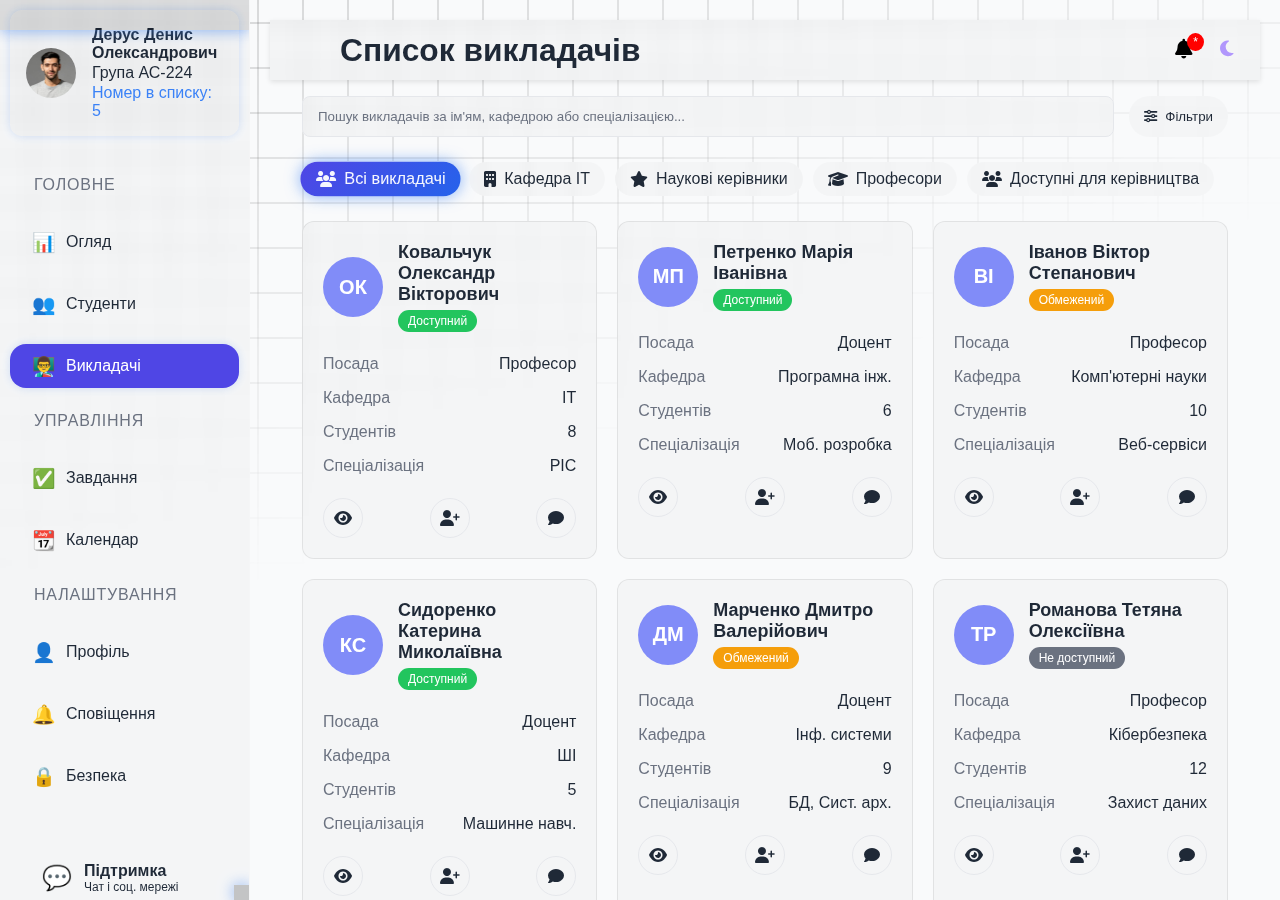
<file: teachers.html>
<html lang="ru">
<head>
  <meta charset="UTF-8">
  <meta name="viewport" content="width=device-width, initial-scale=1.0">
  <title>Викладачі | Система дипломних робіт</title>

  <link rel="stylesheet" href="index_style.css">
  <link rel="stylesheet" href="teachers_style.css">
  <link rel="icon" href="data:,">
  <link rel="stylesheet" href="https://cdnjs.cloudflare.com/ajax/libs/font-awesome/6.4.2/css/all.min.css">
  
</head>

<script type="module" src="index_animation.js"></script>

<body data-theme="light">
  <div class="admin-container">

    <!-- Навігаційний бар -->
    <div class="sidebar" id="sidebar">
      <div class="user-profile" onclick="window.location.href='account.html'">
        <img src="icons/portfolio-photo.jpg" alt="Фото студента" class="user-photo">
        <div class="user-details">
            <span class="user-name">Дерус Денис Олександрович</span>
            <span class="user-group">Група АС-224</span>
            <span class="user-list-number">Номер в списку: 5</span>
        </div>
      </div>

      <nav class="sidebar-nav">
        <div class="nav-section">
          <div class="nav-section-title">Головне</div>
          <a href="index.html" class="nav-link">
            <span class="nav-icon">📊</span>
            <span>Огляд</span>
          </a>
          <a href="students.html" class="nav-link">
            <span class="nav-icon">👥</span>
            <span>Студенти</span>
          </a>
          <a href="teachers.html" class="nav-link">
            <span class="nav-icon">👨‍🏫</span>
            <span>Викладачі</span>
          </a>
        </div>
        <div class="nav-section">
          <div class="nav-section-title">Управління</div>
          <a href="tasks.html" class="nav-link">
            <span class="nav-icon">✅</span>
            <span>Завдання</span>
          </a>
          <a href="calendar.html" class="nav-link">
            <span class="nav-icon">📆</span>
            <span>Календар</span>
          </a>
        </div>
        <div class="nav-section">
          <div class="nav-section-title">Налаштування</div>
          <a href="account.html" class="nav-link">
            <span class="nav-icon">👤</span>
            <span>Профіль</span>
          </a>
          <a href="notification.html" class="nav-link">
            <span class="nav-icon">🔔</span>
            <span>Сповіщення</span>
          </a>
          <a href="safety_page.html" class="nav-link">
            <span class="nav-icon">🔒</span>
            <span>Безпека</span>
          </a>
        </div>
      </nav>
      <div class="sidebar-footer">
        <div class="sidebar-support" onclick="toggleChat()">
          <div class="support-icon">💬</div>
          <div class="support-info">
            <div class="support-title">Підтримка</div>
            <div class="support-text">Чат і соц. мережі</div>
          </div>
        </div>
      </div>
    </div>


    <!-- Головний контент -->
    <div class="main-content" id="main-content">
      <header class="main-header">
        <div>
          <button id="sidebar-toggle" class="sidebar-toggle">
            <i class="fas fa-bars"></i>
          </button>
          <h1 class="main-title fluid" style="--font-level: 2;">Список викладачів</h1>
        </div>
        <div class="header-actions">
          <a href="notification.html">
            <button class="notification-bell">
              <i class="fas fa-bell"></i>
              <span class="notification-badge">*</span>
            </button>
          </a>
          <button id="theme-toggle" class="theme-toggle">
            <i class="fa-solid fa-moon " id="dark-icon" style="color: #B197FC; display: none;"></i>
            <i class="fa-solid fa-sun" id="light-icon" style="color: #B197FC; display: none;"></i>
          </button>
        </div>
      </header>

      <div class="page-content">
        <div class="search-container">
          <input type="text" placeholder="Пошук викладачів за ім'ям, кафедрою або спеціалізацією..." class="search-input">
          <button class="filter-button">
            <i class="fa fa-sliders"></i> Фільтри
          </button>
        </div>
        
        <div class="filter-container">
          <div class="filter-button active">
            <i class="fa fa-users"></i> Всі викладачі
          </div>
          <div class="filter-button">
            <i class="fa fa-building"></i> Кафедра IT
          </div>
          <div class="filter-button">
            <i class="fa fa-star"></i> Наукові керівники
          </div>
          <div class="filter-button">
            <i class="fa fa-graduation-cap"></i> Професори
          </div>
          <div class="filter-button">
            <i class="fa fa-users"></i> Доступні для керівництва
          </div>
        </div>

        <div class="teachers-grid">
          <div class="teacher-card">
            <div class="teacher-header">
              <div class="teacher-avatar-large">ОК</div>
              <div class="teacher-details">
                <h3 class="teacher-name-large">Ковальчук Олександр Вікторович</h3>
                <span class="status-badge status-active">Доступний</span>
              </div>
            </div>
            <div class="teacher-meta">
              <div class="meta-item">
                <span class="meta-label">Посада</span>
                <span class="meta-value">Професор</span>
              </div>
              <div class="meta-item">
                <span class="meta-label">Кафедра</span>
                <span class="meta-value">ІТ</span>
              </div>
              <div class="meta-item">
                <span class="meta-label">Студентів</span>
                <span class="meta-value">8</span>
              </div>
              <div class="meta-item">
                <span class="meta-label">Спеціалізація</span>
                <span class="meta-value">РІС</span>
              </div>
            </div>
            <div class="teacher-actions">
              <div class="action-button">
                <i class="fa fa-eye"></i>
              </div>
              <div class="action-button">
                <i class="fa fa-user-plus"></i>
              </div>
              <div class="action-button">
                <i class="fa fa-comment"></i>
              </div>
            </div>
          </div>

          <div class="teacher-card">
            <div class="teacher-header">
              <div class="teacher-avatar-large">МП</div>
              <div class="teacher-details">
                <h3 class="teacher-name-large">Петренко Марія Іванівна</h3>
                <span class="status-badge status-active">Доступний</span>
              </div>
            </div>
            <div class="teacher-meta">
              <div class="meta-item">
                <span class="meta-label">Посада</span>
                <span class="meta-value">Доцент</span>
              </div>
              <div class="meta-item">
                <span class="meta-label">Кафедра</span>
                <span class="meta-value">Програмна інж.</span>
              </div>
              <div class="meta-item">
                <span class="meta-label">Студентів</span>
                <span class="meta-value">6</span>
              </div>
              <div class="meta-item">
                <span class="meta-label">Спеціалізація</span>
                <span class="meta-value">Моб. розробка</span>
              </div>
            </div>
            <div class="teacher-actions">
              <div class="action-button">
                <i class="fa fa-eye"></i>
              </div>
              <div class="action-button">
                <i class="fa fa-user-plus"></i>
              </div>
              <div class="action-button">
                <i class="fa fa-comment"></i>
              </div>
            </div>
          </div>

          <div class="teacher-card">
            <div class="teacher-header">
              <div class="teacher-avatar-large">ВІ</div>
              <div class="teacher-details">
                <h3 class="teacher-name-large">Іванов Віктор Степанович</h3>
                <span class="status-badge status-warning">Обмежений</span>
              </div>
            </div>
            <div class="teacher-meta">
              <div class="meta-item">
                <span class="meta-label">Посада</span>
                <span class="meta-value">Професор</span>
              </div>
              <div class="meta-item">
                <span class="meta-label">Кафедра</span>
                <span class="meta-value">Комп'ютерні науки</span>
              </div>
              <div class="meta-item">
                <span class="meta-label">Студентів</span>
                <span class="meta-value">10</span>
              </div>
              <div class="meta-item">
                <span class="meta-label">Спеціалізація</span>
                <span class="meta-value">Веб-сервіси</span>
              </div>
            </div>
            <div class="teacher-actions">
              <div class="action-button">
                <i class="fa fa-eye"></i>
              </div>
              <div class="action-button">
                <i class="fa fa-user-plus"></i>
              </div>
              <div class="action-button">
                <i class="fa fa-comment"></i>
              </div>
            </div>
          </div>

          <div class="teacher-card">
            <div class="teacher-header">
              <div class="teacher-avatar-large">КС</div>
              <div class="teacher-details">
                <h3 class="teacher-name-large">Сидоренко Катерина Миколаївна</h3>
                <span class="status-badge status-active">Доступний</span>
              </div>
            </div>
            <div class="teacher-meta">
              <div class="meta-item">
                <span class="meta-label">Посада</span>
                <span class="meta-value">Доцент</span>
              </div>
              <div class="meta-item">
                <span class="meta-label">Кафедра</span>
                <span class="meta-value">ШІ</span>
              </div>
              <div class="meta-item">
                <span class="meta-label">Студентів</span>
                <span class="meta-value">5</span>
              </div>
              <div class="meta-item">
                <span class="meta-label">Спеціалізація</span>
                <span class="meta-value">Машинне навч.</span>
              </div>
            </div>
            <div class="teacher-actions">
              <div class="action-button">
                <i class="fa fa-eye"></i>
              </div>
              <div class="action-button">
                <i class="fa fa-user-plus"></i>
              </div>
              <div class="action-button">
                <i class="fa fa-comment"></i>
              </div>
            </div>
          </div>

          <div class="teacher-card">
            <div class="teacher-header">
              <div class="teacher-avatar-large">ДМ</div>
              <div class="teacher-details">
                <h3 class="teacher-name-large">Марченко Дмитро Валерійович</h3>
                <span class="status-badge status-warning">Обмежений</span>
              </div>
            </div>
            <div class="teacher-meta">
              <div class="meta-item">
                <span class="meta-label">Посада</span>
                <span class="meta-value">Доцент</span>
              </div>
              <div class="meta-item">
                <span class="meta-label">Кафедра</span>
                <span class="meta-value">Інф. системи</span>
              </div>
              <div class="meta-item">
                <span class="meta-label">Студентів</span>
                <span class="meta-value">9</span>
              </div>
              <div class="meta-item">
                <span class="meta-label">Спеціалізація</span>
                <span class="meta-value">БД, Сист. арх.</span>
              </div>
            </div>
            <div class="teacher-actions">
              <div class="action-button">
                <i class="fa fa-eye"></i>
              </div>
              <div class="action-button">
                <i class="fa fa-user-plus"></i>
              </div>
              <div class="action-button">
                <i class="fa fa-comment"></i>
              </div>
            </div>
          </div>

          <div class="teacher-card">
            <div class="teacher-header">
              <div class="teacher-avatar-large">ТР</div>
              <div class="teacher-details">
                <h3 class="teacher-name-large">Романова Тетяна Олексіївна</h3>
                <span class="status-badge status-inactive">Не доступний</span>
              </div>
            </div>
            <div class="teacher-meta">
              <div class="meta-item">
                <span class="meta-label">Посада</span>
                <span class="meta-value">Професор</span>
              </div>
              <div class="meta-item">
                <span class="meta-label">Кафедра</span>
                <span class="meta-value">Кібербезпека</span>
              </div>
              <div class="meta-item">
                <span class="meta-label">Студентів</span>
                <span class="meta-value">12</span>
              </div>
              <div class="meta-item">
                <span class="meta-label">Спеціалізація</span>
                <span class="meta-value">Захист даних</span>
              </div>
            </div>
            <div class="teacher-actions">
              <div class="action-button">
                <i class="fa fa-eye"></i>
              </div>
              <div class="action-button">
                <i class="fa fa-user-plus"></i>
              </div>
              <div class="action-button">
                <i class="fa fa-comment"></i>
              </div>
            </div>
          </div>

          <div class="teacher-card">
            <div class="teacher-header">
              <div class="teacher-avatar-large">АГ</div>
              <div class="teacher-details">
                <h3 class="teacher-name-large">Григоренко Андрій Павлович</h3>
                <span class="status-badge status-active">Доступний</span>
              </div>
            </div>
            <div class="teacher-meta">
              <div class="meta-item">
                <span class="meta-label">Посада</span>
                <span class="meta-value">Старший викладач</span>
              </div>
              <div class="meta-item">
                <span class="meta-label">Кафедра</span>
                <span class="meta-value">Програмування</span>
              </div>
              <div class="meta-item">
                <span class="meta-label">Студентів</span>
                <span class="meta-value">4</span>
              </div>
              <div class="meta-item">
                <span class="meta-label">Спеціалізація</span>
                <span class="meta-value">Ігри, AR/VR</span>
              </div>
            </div>
            <div class="teacher-actions">
              <div class="action-button">
                <i class="fa fa-eye"></i>
              </div>
              <div class="action-button">
                <i class="fa fa-user-plus"></i>
              </div>
              <div class="action-button">
                <i class="fa fa-comment"></i>
              </div>
            </div>
          </div>

          <div class="teacher-card">
            <div class="teacher-header">
              <div class="teacher-avatar-large">ОБ</div>
              <div class="teacher-details">
                <h3 class="teacher-name-large">Бондаренко Олена Геннадіївна</h3>
                <span class="status-badge status-active">Доступний</span>
              </div>
            </div>
            <div class="teacher-meta">
              <div class="meta-item">
                <span class="meta-label">Посада</span>
                <span class="meta-value">Доцент</span>
              </div>
              <div class="meta-item">
                <span class="meta-label">Кафедра</span>
                <span class="meta-value">Автоматизація систем</span>
              </div>
              <div class="meta-item">
                <span class="meta-label">Студентів</span>
                <span class="meta-value">7</span>
              </div>
              <div class="meta-item">
                <span class="meta-label">Спеціалізація</span>
                <span class="meta-value">IoT</span>
              </div>
            </div>
            <div class="teacher-actions">
              <div class="action-button">
                <i class="fa fa-eye"></i>
              </div>
              <div class="action-button">
                <i class="fa fa-user-plus"></i>
              </div>
              <div class="action-button">
                <i class="fa fa-comment"></i>
              </div>
            </div>
          </div>
        </div>

        <div class="pagination">
          <div class="page-button disabled">
            <i class="fa fa-chevron-left"></i>
          </div>
          <div class="page-button active">1</div>
          <div class="page-button">2</div>
          <div class="page-button">3</div>
          <div class="page-button">
            <i class="fa fa-chevron-right"></i>
          </div>
        </div>
      </div>
    </div>
  </div>

  <!-- Чат-вікно -->
  <div class="chat-container" id="chatContainer">
    <div class="chat-header">
        <span>Підтримка</span>
        <button class="chat-close" onclick="toggleChat()">×</button>
    </div>
    
    <div class="chat-messages" id="chatMessages">
        <div class="chat-placeholder" id="chatPlaceholder">
            <img src="icons/hello-sticker.png" alt="Привітання" class="chat-sticker">
            <p>Як ми можемо вам допомогти ?</p>
        </div>
    </div>

    <div class="chat-input-container">
        <textarea id="chatInput" placeholder="Введіть повідомлення..."></textarea>
        <button id="sendButton" onclick="sendMessage()">➤</button>
    </div>
  </div>

  <script>
    document.querySelectorAll('.filter-button').forEach(button => {
      button.addEventListener('click', function() {
        if (!this.classList.contains('active')) {
          document.querySelectorAll('.filter-button').forEach(btn => {
            btn.classList.remove('active');
          });
          this.classList.add('active');
        }
      });
    });
  </script>
</body>
</html>
</file>
<file: index_style.css>
@layer base {
  :root {
    /* Размеры шрифтов и расчёт динамического размера */
    --font-size-min: 14;
    --font-size-max: 20;
    --font-ratio-min: 1.1;
    --font-ratio-max: 1.33;
    --font-width-min: 375;
    --font-width-max: 1500;
    --font-level: 0.01;
    
    /* Основные цвета (Light Theme) */
    --color-primary: #4f46e5;
    --color-primary-light: #818cf8;
    --color-secondary: #6b7280;
    --color-success: #22c55e;
    --color-warning: #f59e0b;
    --color-danger: #ef4444;
    --color-info: #3b82f6;
    --color-background: #f9fafb;
    --color-text: #1f2937;
    --color-text-light: #6b7280;
    --color-border: #e5e7eb;
    --color-card: #ffffff;
    --color-hover: #f3f4f6;
    
    /* Размеры и отступы */
    --sidebar-width: 250px;
    --header-height: 60px;
    
    /* Scrollbar */
    --scrollbar-thumb-color: rgba(0, 0, 0, 0.02);
    --scrollbar-thumb-hover-color: rgba(0, 0, 0, 0.05);
    --scrollbar-track-color: rgba(255, 255, 255, 0.04);

    /* Фоновые цвета для ивентов */
    --event-deadline-bg: rgba(239, 68, 68, 0.2);
    --event-assignment-bg: rgba(59, 130, 246, 0.2);
    --event-submission-bg: rgba(34, 197, 94, 0.2);
    --event-personal-bg: rgba(245, 158, 11, 0.2);
    --event-common-bg: rgba(100, 149, 237, 0.2);
    --event-graded-bg: rgba(16, 185, 129, 0.2);
    --event-revision-bg: rgba(128, 0, 128, 0.2);
    
    /* Переменные для карточек, отступов и прочего */
    --card-padding: 24px;
    --card-radius: 12px;
    --card-shadow: 0 4px 24px rgba(0, 0, 0, 0.08);
    --card-border: 1px solid rgba(0, 0, 0, 0.08);
    --spacing-sm: 8px;
    --spacing-md: 16px;
    --spacing-lg: 24px;
    --spacing-xl: 32px;
    --hover-transition: all 0.25s ease;
    --main-bg-color: rgba(0, 0, 0, 0.02);
    --secondary-bg-color: rgba(0, 0, 0, 0.04);
    --chat-bg: rgba(0, 0, 0, 0.9);
    --chat-header-color: rgba(59, 130, 246, 0.6);
    
    /* Дополнительные цвета */
    --text-primary: #333333;
    --text-secondary: #666666;
    --primary-color: #3b82f6;
    --hover-bg: #f0f7ff;
    --card-highlight: 0 0 15px rgba(59, 130, 246, 0.2);
    --background-color: #f9fafb;
    --card-bg: #ffffff;
    --border-color: rgba(0, 0, 0, 0.08);
    --shadow-color: rgba(0, 0, 0, 0.08);
    --success-color: #10b981;
    --warning-color: #f59e0b;
    --danger-color: #ef4444;
    --neutral-color: #6b7280;
    --progress-bg: #f9f9f9;
    --progress-bar-bg: #eaeaea;
    --table-header-bg: #f0f7ff;
    --table-hover-bg: #f0f7ff;
    --form-bg: #f9f9f9;
    --activity-bg: #f9f9f9;
    --activity-hover: white;
    --deadline-bg: #f9f9f9;
    --deadline-urgent-bg: #fff5f5;
    --deadline-urgent-hover: #ffebeb;
    --advisor-hover: #f0f7ff;
    --progress-stage-bg: #f9f9f9;
    --progress-active-bg: #fffbeb;
    --progress-active-hover: #fff8e1;
    --scrollbar-thumb: rgba(0, 0, 0, 0.1);
    --scrollbar-thumb-hover: rgba(0, 0, 0, 0.2);
    --scrollbar-track: rgba(0, 0, 0, 0.05);

    --light-blue-hover-bg: rgba(59, 130, 246, 0.02);
    --blue-hover-bg: rgba(59, 130, 246, 0.1);

    --blue-shadow: 0 0 15px rgba(59, 130, 246, 0.6);
    --little-blue-shadow: 0 0 10px rgba(59, 130, 246, 0.2);
    --red-shadow: 0 0 15px rgba(239, 68, 68, 0.5);
    --little-red-shadow: 0 0 10px rgba(239, 68, 68, 0.2);

    --very-light-blue: rgba(59, 130, 246, 0.1);
    --very-light-red: rgba(239, 68, 68, 0.1);
    --very-light-neutral: rgba(107, 114, 128, 0.1);

    --icon-bg-primary: rgba(79, 70, 229, 0.1);

    --button-text: rgba(255, 255, 255, 0.95);
  }

  [data-theme='dark'] {
    color-scheme: dark only;
    
    /* Переопределение основных цветов для тёмной темы */
    --main-bg-color: rgba(255, 255, 255, 0.02);
    --secondary-bg-color: rgba(255, 255, 255, 0.04);
    --chat-bg: rgba(255, 255, 255, 0.9);
    --color-background: #111827;
    --color-text: #f9fafb;
    --color-text-light: #9ca3af;
    --color-border: #374151;
    --color-card: #1f2937;
    --color-hover: #374151;
    --scrollbar-thumb-color: rgba(255, 255, 255, 0.02);
    --scrollbar-thumb-hover-color: rgba(255, 255, 255, 0.05);
    --scrollbar-track-color: rgba(0, 0, 0, 0.04);
    --card-shadow: 0 4px 24px rgba(255, 255, 255, 0.08);
    --card-border: 1px solid rgba(255, 255, 255, 0.08);
    
    /* Переопределение дополнительных цветов для тёмной темы */
    --text-primary: #e5e7eb;
    --text-secondary: #9ca3af;
    --primary-color: #60a5fa;
    --hover-bg: rgba(59, 130, 246, 0.1);
    --card-highlight: rgba(59, 130, 246, 0.15);
    --background-color: #111827;
    --card-bg: #1f2937;
    --border-color: rgba(255, 255, 255, 0.08);
    --shadow-color: rgba(0, 0, 0, 0.25);
    --success-color: #34d399;
    --warning-color: #fbbf24;
    --danger-color: #f87171;
    --neutral-color: #9ca3af;
    --progress-bg: #374151;
    --progress-bar-bg: #4b5563;
    --table-header-bg: #2d3748;
    --table-hover-bg: #374151;
    --form-bg: #374151;
    --activity-bg: #374151;
    --activity-hover: #4b5563;
    --deadline-bg: #374151;
    --deadline-urgent-bg: rgba(239, 68, 68, 0.1);
    --deadline-urgent-hover: rgba(239, 68, 68, 0.15);
    --advisor-hover: rgba(59, 130, 246, 0.1);
    --progress-stage-bg: #2d3748;
    --progress-active-bg: rgba(245, 158, 11, 0.1);
    --progress-active-hover: rgba(245, 158, 11, 0.15);
    --shadow-lg: 0 16px 32px rgba(0, 0, 0, 0.3);
  }

  [data-theme='light'] {
    color-scheme: light only;
  }
  
  html {
    color-scheme: light dark;
  }
  
  :where(.fluid, .menu-nav-text, .nav-icon) {
    --safe-level: max(var(--font-level, 0), 0.01); /* Защита от нуля */
    --fluid-min: calc(
      var(--font-size-min) * pow(var(--font-ratio-min), var(--safe-level))
    );
    --fluid-max: calc(
      var(--font-size-max) * pow(var(--font-ratio-max), var(--safe-level))
    );
    --fluid-preferred: calc(
      (var(--fluid-max) - var(--fluid-min)) /
        (var(--font-width-max) - var(--font-width-min))
    );
    --fluid-type: clamp(
      (var(--fluid-min) / 16) * 1rem,
      ((var(--fluid-min) / 16) * 1rem) -
        (((var(--fluid-preferred) * var(--font-width-min)) / 16) * 1rem) +
        (var(--fluid-preferred) * var(--variable-unit, 100vi)),
      (var(--fluid-max) / 16) * 1rem
    );
    font-size: var(--fluid-type);
  }
  
  *,
  *:after,
  *:before {
    box-sizing: border-box;
  }
  
  section {
    padding: 0px !important;
  }
  
  body {
    display: grid;
    place-items: center;
    background: light-dark(white, black);
    min-height: 100vh;
    font-family: 'Geist', 'SF Pro Text', 'SF Pro Icons', 'AOS Icons',
      'Helvetica Neue', Helvetica, Arial, sans-serif, system-ui;
    margin: 0;
    padding: 0;
    color: var(--color-text);
    background-color: var(--color-background);
    transition: background-color 0.5s ease, color 0.5s ease;
  }
  
  body::before {
    --size: 45px;
    --line: color-mix(in hsl, canvasText, transparent 70%);
    content: '';
    height: 100vh;
    width: 100vw;
    position: fixed;
    background: linear-gradient(
          90deg,
          var(--line) 1px,
          transparent 1px var(--size)
        )
        50% 50% / var(--size) var(--size),
      linear-gradient(var(--line) 1px, transparent 1px var(--size)) 50% 50% /
        var(--size) var(--size);
    mask: linear-gradient(-20deg, transparent 50%, white);
    top: 0;
    transform-style: flat;
    pointer-events: none;
    z-index: -1;
  }
}

@layer component-size {
  .menu-nav-text, .nav-icon {
    --font-level: 0.02;
  }
}

@layer scrollbar {
  html {
    scrollbar-width: thin;
    scrollbar-color: var(--scrollbar-thumb-color) var(--scrollbar-track-color);
  }
  
  ::-webkit-scrollbar {
    width: 6px;
    background: var(--scrollbar-track-color);
  }
  
  ::-webkit-scrollbar-track {
    background: var(--scrollbar-track-color);
    backdrop-filter: blur(4px);
  }
  
  ::-webkit-scrollbar-thumb {
    background-color: var(--scrollbar-thumb-color);
    border-radius: 9999px;
  }
  
  ::-webkit-scrollbar-thumb:hover {
    background-color: var(--scrollbar-thumb-hover-color);
  }
}

@layer layout {
  .admin-container {
    display: flex;
    height: 100vh;
    width: 100%;
    min-height: 100vh;
    position: relative;
  }
  
  .main-content {
    flex-grow: 1;
    overflow-x: auto;
    padding: 20px;
    transition: width 0.3s ease, margin-left 0.3s ease;
    margin-left: var(--sidebar-width);
    width: calc(100% - var(--sidebar-width));
  }
  
  header {
    height: var(--header-height);
    background-color: var(--color-background);
    z-index: 100;
    width: calc(100% - var(--sidebar-width));
    transition: all 0.3s ease;
  }
  
  .main-header {
    display: flex;
    align-items: center;
    justify-content: space-between;
    width: 100%;
    height: var(--header-height);
    padding: 10px 20px;
    background: var(  --main-bg-color);
    backdrop-filter: blur(10px);
    box-shadow: 0 2px 5px rgba(0, 0, 0, 0.1);
    padding: 10px 20px;
  }
  
  .main-header > div:first-child {
    display: flex;
    align-items: center;
    gap: 10px;
  }

  .main-header div {
      display: flex;
      align-items: center;
  }

  .main-title {
    margin-left: 50px;
    white-space: nowrap;
  }
  
  .header-actions {
    display: flex;
    align-items: center;
    gap: 15px;
  }
  
  .page-content {
    padding: 1rem 2rem;
  }

  #dark-icon, #light-icon {
    font-size: 18px;
    transition: opacity 0.3s ease-in-out;
  }
  
  #dark-icon {
      display: inline;
  }
  
  #light-icon {
      display: none;
  }
}

@layer sidebar {
  .sidebar {
    width: var(--sidebar-width);
    background-color: var(--scrollbar-thumb-color);
    backdrop-filter: blur(10px);
    border-right: 1px solid rgba(255, 255, 255, 0.1);
    height: 100vh;
    position: fixed;
    overflow-y: auto;
    flex-shrink: 0;
    transition: transform 0.3s ease, opacity 0.3s ease;
    z-index: 200;
    top: 0;
    left: 0;
    padding: 10px;
    overflow-y: auto;
    scrollbar-width: none;
  }
  
  .sidebar::-webkit-scrollbar {
    width: 0;
    background: transparent;
  }
  
  .sidebar-toggle {
    font-size: 24px;
    background: none;
    border: none;
    cursor: pointer;
    margin-right: 10px;
  }
  
  .sidebar-header {
    padding: 1.5rem;
    border-bottom: 1px solid var(--color-border);
  }
  
  .sidebar-logo {
    display: flex;
    align-items: center;
    gap: 0.75rem;
    text-decoration: none;
    color: var(--color-text);
  }
  
  .logo-icon {
    width: 32px;
    height: 32px;
    background-color: var(--color-primary);
    border-radius: 0.5rem;
    display: flex;
    align-items: center;
    justify-content: center;
    color: white;
    font-weight: bold;
  }
  
  .sidebar-nav {
    padding: 1rem 0;
  }
  
  .nav-section {
    margin-bottom: 1rem;
  }
  
  .nav-section-title {
    padding: 0.5rem 1.5rem;
    color: var(--color-text-light);
    font-weight: 500;
    text-transform: uppercase;
    letter-spacing: 0.05em;
  }
  
  .nav-link {
    display: flex;
    align-items: center;
    gap: 0.75rem;
    padding: 0.75rem 1.5rem;
    margin-top: clamp(0.5rem, 2vh, 2rem);
    color: var(--color-text);
    text-decoration: none;
    border-radius: 1rem;
    transition: all 0.2s ease;
    flex-wrap: wrap;
  }
  
  .nav-link:hover {
    box-shadow: var(--little-blue-shadow);
    transform: scale(1.03);
  }
  
  .nav-link.active {
    background-color: var(--color-primary);
    box-shadow: var(--little-blue-shadow);
    color: white;
  }
  
  .nav-icon {
    width: 1.25rem;
    height: 1.25rem;
    display: inline-flex;
    align-items: center;
    justify-content: center;
  }
  
  .sidebar-footer {
    padding: 1rem;
    border-top: var(--border-color);
  }
  
  /* Media queries for responsive behavior */
  @media (max-width: 768px) {
    .sidebar {
      width: 100%;
      max-width: 280px;
      transform: translateX(-100%);
    }
    
    .sidebar.show {
      transform: translateX(0);
    }
    
    .nav-link {
      padding: 0.5rem 1rem;
    }
    
    .nav-link span:not(.nav-icon) {
      width: 100%;
      flex-basis: 100%;
      margin-top: 0.25rem;
    }
  }
}

@layer user-profile {
  .user-profile {
    display: flex;
    align-items: center;
    gap: 1rem;
    cursor: pointer;
    padding: 1rem 1rem;
    background: var(--main-bg-color);
    border-radius: 12px;
    box-shadow: var(--little-blue-shadow);
    transition: all 0.3s ease-in-out;
    margin-bottom: 1rem;
    flex-wrap: wrap;
  }
  
  .user-profile:hover {
    scale: 1.01;
    box-shadow: var(--blue-shadow);
  }
  
  .user-photo {
    width: 50px;
    height: 50px;
    border-radius: 50%;
    object-fit: cover;
    flex-shrink: 0;
  }
  
  .user-details {
    display: flex;
    flex-direction: column;
    justify-content: center;
    overflow: hidden;
    flex: 1;
    min-width: 0;
  }
  
  .user-name {
    font-weight: bold;
    color: var(--color-text);
    margin-bottom: 2px;
    overflow-wrap: break-word;
    word-wrap: break-word;
    word-break: break-word;
    hyphens: auto;
  }
  
  .user-group {
    color: var(--color-text);
    margin-bottom: 2px;
    overflow-wrap: break-word;
    word-wrap: break-word;
  }
  
  .user-list-number {
    font-weight: 500;
    color: var(--primary-color);
    overflow-wrap: break-word;
    word-wrap: break-word;
  }

  @media (max-width: 320px) {
    .user-profile {
      flex-direction: column;
      align-items: flex-start;
    }
    
    .user-details {
      width: 100%;
    }
  }
}

@layer components {
  .notification-bell,
  .theme-toggle {
    font-size: 20px;
    background: none;
    border: none;
    cursor: pointer;
    position: relative;
    margin-bottom: 3px;
  }
  
  .notification-badge {
    position: absolute;
    top: -5px;
    right: -5px;
    background: red;
    color: white;
    font-size: 12px;
    padding: 2px 6px;
    border-radius: 50%;
  }
  
  .sidebar-support {
    display: flex;
    align-items: center;
    gap: 0.75rem;
    padding: 1rem;
    cursor: pointer;
    transition: background 0.3s;
  }
  
  .sidebar-support:hover {
    background: var( --main-bg-color);
  }
  
  .support-icon {
    font-size: 24px;
  }
  
  .support-info {
    display: flex;
    flex-direction: column;
    color: var(--color-text);
  }
  
  .support-title {
    font-weight: bold;
  }
  
  .support-text {
    font-size: 12px;
    color: var(--color-muted);
  }
}

@layer cards {
  .card, .stat-card {
    background-color: var( --main-bg-color); 
    backdrop-filter: blur(10px); 
    border-radius: 0.5rem;
    margin-top: 1rem;
    padding: 1.5rem;
    box-shadow: 0 2px 5px rgba(0, 0, 0, 0.1);
    border: var(  --card-border);
  }
  
  .card-header {
    display: flex;
    justify-content: space-between;
    align-items: center;
    margin-bottom: 1.5rem;
  }
  
  .card-title {
    margin: 0;
    font-size: 1.25rem;
    font-weight: 600;
  }
  
  .card-action {
    color: var(--color-primary);
    text-decoration: none;
    font-size: 0.875rem;
    font-weight: 500;
    border-bottom: 2px solid transparent;
    transition: border-color 0.3s ease;
  }
  
  .stat-header {
    display: flex;
    justify-content: space-between;
    align-items: center;
    margin-bottom: 1rem;
  }
  
  .stat-title {
    color: var(--color-text-light);
    font-size: 0.875rem;
    margin: 0;
  }
  
  .stat-icon {
    width: 2.5rem;
    height: 2.5rem;
    background-color: rgba(79, 70, 229, 0.1);
    border-radius: 0.5rem;
    display: flex;
    align-items: center;
    justify-content: center;
    color: var(--color-primary);
  }
  
  .stat-value {
    font-size: 1.5rem;
    font-weight: 600;
    margin: 0;
  }
  
  .stat-description {
    color: var(--color-text-light);
    font-size: 0.875rem;
    margin-top: 0.5rem;
  }
}

@layer grid-layouts {
  .stats-grid {
    display: grid;
    grid-template-columns: repeat(auto-fit, minmax(250px, 1fr));
    gap: 1.5rem;
    margin: 0rem 0rem 2rem 0rem;
  }
  
  .dashboard-grid {
    display: grid;
    grid-template-columns: 2fr 1fr;
    gap: 1.5rem;
  }
}

@layer deadlines {
  .deadlines-list {
    background: rgba(0, 0, 0, 0);
    backdrop-filter: blur(10px);
    padding: 1rem;
    border-radius: 8px;
    box-shadow: 0 2px 5px rgba(0, 0, 0, 0.1);
  }

  .deadline-item {
    padding: 14px;
    margin-bottom: 10px;
    display: flex;
    align-items: center;
    gap: var(--spacing-md);
  }

  .deadline-date {
    width: 60px;
    height: 60px;
    display: flex;
    flex-direction: column;
    align-items: center;
    justify-content: center;
  }

  .deadline-info {
    flex: 1;
  }
  
  .deadline-item {
    background-color: var( --light-blue-hover-bg);
    border-radius: 8px;
    border-left: 3px solid var(--primary-color);
    transition: var(--hover-transition);
    transform-origin: left;
  }

  .deadline-item.urgent {
    border-left: 3px solid var(--danger-color);
    background-color: var(--deadline-urgent-bg);
  }

  .deadline-date {
    font-weight: bold;
    background-color: var(--card-bg);
    border-radius: 8px;
    box-shadow: 0 2px 8px var(--shadow-color);
    color: var(--primary-color);
    transition: var(--hover-transition);
  }

  .deadline-item.urgent .deadline-date {
    color: var(--danger-color);
  }

  .deadline-title {
    font-weight: 600;
    margin-bottom: 4px;
    font-size: 16px;
    transition: var(--hover-transition);
    color: var(--text-primary);
  }

  .deadline-meta {
    font-size: 14px;
    color: var(--neutral-color);
    background-color: var(  --main-bg-color);
    display: inline-block;
    padding: 2px 8px;
    border-radius: 4px;
    transition: var(--hover-transition);
  }
  
  @keyframes pulse {
    0% {
      transform: scale(1);
    }
    50% {
      transform: scale(1.05);
    }
    100% {
      transform: scale(1);
    }
  }
}

@layer tasks {
  .task-list {
    list-style: none;
    padding: 0;
    margin: 0;
  }
  
  .task-item {
    padding: 1rem;
    border-bottom: 1px solid var(--color-border);
  }
  
  .task-item:last-child {
    border-bottom: none;
  }
  
  .task-header {
    display: flex;
    justify-content: space-between;
    align-items: center;
    margin-bottom: 0.5rem;
  }
  
  .task-title {
    font-weight: 500;
    margin: 0;
  }
  
  .task-meta {
    display: flex;
    justify-content: space-between;
    align-items: center;
    font-size: 0.875rem;
    color: var(--color-text-light);
  }
  
  .task-student {
    display: flex;
    align-items: center;
    gap: 0.5rem;
  }
  
  .student-avatar {
    width: 1.5rem;
    height: 1.5rem;
    border-radius: 50%;
    background-color: var(--color-primary-light);
    display: flex;
    align-items: center;
    justify-content: center;
    color: white;
    font-size: 0.75rem;
  }
  
  .task-date {
    font-size: 0.875rem;
  }
  
  .task-status {
    display: inline-block;
    padding: 0.25rem 0.5rem;
    border-radius: 9999px;
    font-size: 0.75rem;
    font-weight: 500;
    text-align: center;
  }
  
  .status-pending {
    background-color: var(--color-secondary);
    color: white;
  }
  
  .status-in-review {
    background-color: var(--color-info);
    color: white;
  }
  
  .status-needs-revision {
    background-color: var(--color-warning);
    color: white;
  }
  
  .status-completed {
    background-color: var(--color-success);
    color: white;
  }
}

@layer students {
  .student-list {
    list-style: none;
    padding: 0;
    margin: 0;
  }
  
  .student-item {
    display: flex;
    align-items: center;
    padding: 0.75rem 0;
    gap: 0.75rem;
    border-bottom: 1px solid var(--color-border);
  }
  
  .student-item:last-child {
    border-bottom: none;
  }
  
  .student-img {
    width: 2.5rem;
    height: 2.5rem;
    border-radius: 50%;
    background-color: var(--color-primary-light);
    display: flex;
    align-items: center;
    justify-content: center;
    color: white;
  }
  
  .student-details {
    flex: 1;
  }
  
  .student-name {
    font-weight: 500;
    margin: 0;
  }
  
  .student-info {
    font-size: 0.875rem;
    color: var(--color-text-light);
    margin: 0;
  }
  
  .student-progress {
    display: flex;
    align-items: center;
    gap: 0.5rem;
  }
  
  .progress-bar {
    height: 0.5rem;
    width: 100px;
    background-color: var(--color-border);
    border-radius: 9999px;
    overflow: hidden;
  }
  
  .progress-fill {
    height: 100%;
    background-color: var(--color-primary);
  }
}

@layer calendar {
  .calendar {
    width: auto !important;
    table-layout: fixed;
    border-collapse: separate;
    border-spacing: 0.5rem;
    margin: 0 auto;
  }

  .calendar th {
    padding: 0.5rem;
    text-align: center;
    font-weight: 500;
    color: var(--color-text-light);
    font-size: 0.875rem;
  }

  .calendar td {
    width: 2.5rem !important;
    height: 2.5rem;
    aspect-ratio: 1 / 1;
    border-radius: 50%;
    padding: 1rem;
    text-align: center;
    vertical-align: middle;
    transition: background-color 0.3s ease, transform 0.2s ease, box-shadow 0.3s ease;
  }

  .calendar .current-month {
    border-radius: 9999px;
    color: var(--color-text) !important;
    cursor: pointer;
  }

  .calendar .current-month:hover {
    background-color: var(--card-highlight);
    transform: scale(1.1);
    outline: 0.1px solid var(--color-primary-light);
    box-shadow: 0 0 12px var(--color-primary-light);
  }

  .calendar .today {
    background-color: var(--color-primary);
    color: white;
    font-weight: bold;
    border-radius: 50%;
    transition: box-shadow 0.3s ease, transform 0.2s ease;
  }

  .calendar .today:hover {
    box-shadow: 0 0 16px var(--color-primary-light);
    transform: scale(1.1);
  }

  .calendar .has-event {
    position: relative;
  }

  .calendar .has-event::after {
    content: '';
    position: absolute;
    bottom: 0.25rem;
    left: 50%;
    transform: translateX(-50%);
    width: 0.25rem;
    height: 0.25rem;
    background-color: var(--color-primary);
    border-radius: 50%;
  }

  .calendar .other-month {
    color: var(--color-text-light);
    opacity: 0.5;
  }

  .calendar .other-month:hover {
    background-color: var( --main-bg-color);
    outline: 0.1px solid var(--color-border);
    box-shadow: 0 0 8px var(--color-border);
  }
}


@layer support-chat {
  .chat-toggle {
    position: fixed;
    bottom: 20px;
    right: 20px;
    background: #0078ff;
    color: white;
    padding: 10px 15px;
    border-radius: 20px;
    cursor: pointer;
    box-shadow: var(--card-shadow);
    transition: background 0.3s;
    z-index: 201;
  }
  
  .chat-toggle:hover {
    background: #005ecb;
  }
  
  .chat-container {
    position: fixed;
    bottom: 0;
    right: -350px;
    width: 320px;
    height: 450px;
    backdrop-filter: blur(10px);
    border-radius: 10px 10px 0 0;
    border: var( --card-border);
    box-shadow: var(  --shadow-lg);
    transition: right 0.3s ease;
    display: flex;
    flex-direction: column;
    z-index: 200;
  }
  
  .chat-container.show {
    right: 20px;
  }
  
  .chat-header {
    background: var(--color-primary);
    color: white;
    padding: 15px;
    font-weight: bold;
    display: flex;
    justify-content: space-between;
    align-items: center;
    border-radius: 10px 10px 0 0;
  }
  
  .chat-close {
    background: none;
    border: none;
    color: white;
    font-size: 24px;
    cursor: pointer;
    transition: transform 0.2s;
  }
  
  .chat-close:hover {
    transform: scale(1.2);
  }
  
  .chat-messages {
    flex: 1;
    padding: 15px;
    overflow-y: auto;
    display: flex;
    flex-direction: column;
  }
  
  .chat-placeholder {
    text-align: center;
    color: #777;
    margin: auto;
  }
  
  [data-theme="dark"] .chat-placeholder {
    color: #aaa;
  }
  
  .chat-sticker {
    width: 120px;
    height: 120px;
    opacity: 0.9;
    margin-bottom: 10px;
  }
  
  .chat-message {
    max-width: 80%;
    padding: 10px 15px;
    border-radius: 18px;
    margin-bottom: 10px;
    word-break: break-word;
    animation: messageAppear 0.3s ease-out;
  }
  
  .chat-message.user-message {
    align-self: flex-end;
    background: #0078ff;
    color: white;
    border-bottom-right-radius: 5px;
    box-shadow: 0 1px 2px rgba(0, 0, 0, 0.1);
  }
  
  .chat-message.system-message {
    align-self: flex-start;
    background: #f0f0f0;
    color: #333;
    border-bottom-left-radius: 5px;
    box-shadow: 0 1px 2px rgba(0, 0, 0, 0.1);
  }
  
  [data-theme="dark"] .chat-message.system-message {
    background: #2d2d2d;
    color: #eee;
  }
  
  .message-time {
    font-size: 0.7em;
    margin-top: 5px;
    opacity: 0.7;
    text-align: right;
  }
  
  .chat-input-container {
    display: flex;
    padding: 10px 15px 15px;
    border-top: var(  --card-border);
  }
  
  .chat-input-container textarea {
    flex: 1;
    padding: 12px;
    border: var( --card-border);
    border-radius: 20px;
    background: white;
    color: #333;
    resize: none;
    height: 45px;
    outline: none;
    transition: border 0.3s, box-shadow 0.3s;
    font-family: inherit;
  }
  
  [data-theme="dark"] .chat-input-container textarea {
    background: var(--main-bg-color);
    border: 1px solid #444;
    color: #eee;
  }
  
  .chat-input-container textarea:focus {
    border-color: #0078ff;
    box-shadow: 0 0 0 2px rgba(0, 120, 255, 0.2);
  }
  
  .chat-input-container button {
    background: #0078ff;
    color: white;
    border: none;
    width: 45px;
    height: 45px;
    border-radius: 50%;
    cursor: pointer;
    margin-left: 10px;
    display: flex;
    align-items: center;
    justify-content: center;
    font-size: 18px;
    transition: transform 0.2s, background 0.3s;
  }

  #sidebar {
    position: fixed;
    transition: none;
    z-index: 1000;
  }
  
  .sidebar-drag-handle {
      position: absolute;
      top: 0;
      left: 0;
      width: 100%;
      height: 30px;
      background-color: rgba(0, 0, 0, 0.1);
      cursor: move;
      box-shadow: var(--blue-shadow);
  }
  
  .sidebar-resize-handle {
      position: absolute;
      bottom: 0;
      right: 0;
      width: 15px;
      height: 15px;
      background-color: rgba(0, 0, 0, 0.2);
      cursor: se-resize;
      box-shadow: var(--blue-shadow);
  }
  
  .chat-input-container button:hover {
    background: #005ecb;
    transform: scale(1.05);
  }
  
  .chat-input-container button:active {
    transform: scale(0.95);
  }
  
  @keyframes messageAppear {
    0% {
      opacity: 0;
      transform: translateY(10px);
    }
    100% {
      opacity: 1;
      transform: translateY(0);
    }
  }
  
  .chat-messages::-webkit-scrollbar {
    width: 6px;
  }
  
  .chat-messages::-webkit-scrollbar-track {
    background: transparent;
  }
  
  .chat-messages::-webkit-scrollbar-thumb {
    background: rgba(0, 0, 0, 0.1);
    border-radius: 3px;
  }
  
  [data-theme="dark"] .chat-messages::-webkit-scrollbar-thumb {
    background: rgba(255, 255, 255, 0.1);
  }
}

@layer responsive {
  @media (max-width: 1024px) {
    .dashboard-grid {
      grid-template-columns: 1fr;
    }
    
    .stats-grid {
      grid-template-columns: repeat(auto-fit, minmax(200px, 1fr));
    }
  }

  @media (max-width: 768px) {
    .sidebar {
      position: fixed;
      left: 0;
      width: 250px;
      height: 100vh;
      backdrop-filter: blur(10px);
      transform: translateX(-100%);
      transition: transform 0.4s ease-in-out; 
      z-index: 1000;
      top: 0;
      padding: 10px;
    }
  
    .sidebar.show {
      transform: translateX(0);
    }
  
    .sidebar-toggle {
      display: block;
      position: fixed;
      z-index: 1100;
      cursor: pointer;
      font-size: 1.5rem;
      background: none;
      border: none;
      color: var(--color-text);
    }
  }

  @media (min-width: 768px) {
    .sidebar-toggle {
      display: none;
    }
  }
  
  @media (max-width: 768px) {
    :root {
      --sidebar-width: 0px;
    }
    
    .sidebar {
      transform: translateX(-250px);
      width: 250px;
    }
    
    .sidebar.show {
      transform: translateX(0);
    }
    
    .sidebar-toggle {
      display: block;
    }
    
    .main-content, header {
      margin-left: 0;
      width: 100%;
    }
    
    .user-name, .user-group, .user-list-number {
      font-size: calc(var(--fluid-min) / 18) * 1rem;
    }
    
    .stats-grid {
      grid-template-columns: 1fr;
    }
    
    .card-title, .deadlines-title, .task-title {
      font-size: calc(var(--fluid-min) / 14) * 1rem;
    }
  }
  
  @media (max-width: 480px) {
    .page-content {
      padding: 1rem;
    }
    
    .card, .stat-card {
      padding: 1rem;
    }
    
    .task-meta, .deadline-item {
      flex-direction: column;
      align-items: flex-start;
      gap: 0.5rem;
    }
    
    .student-item {
      flex-wrap: wrap;
    }
    
    .student-progress {
      width: 100%;
      margin-top: 0.5rem;
    }

    .calendar td {
      padding: 0.5rem;
    }
  }

  @media (min-width: 2000px) {
    .calendar td {
      padding: 2rem;
    }
  }
}


@layer hover-effects {
  .card, .stat-card, .task-item, .student-item, .deadline-item, 
  .nav-link, .user-profile, button, .calendar td:not(.today) {
    transition: all 0.3s ease-in-out;
  }
  
  .card-action:hover {
    border-bottom-color: var(--color-primary);
  }

  .card:hover {
    transform: translateY(-5px);
    box-shadow: 0 8px 16px rgba(0, 0, 0, 0.1);
  }
  
  .stat-card:hover {
    transform: scale(1.02);
  }
  
  .task-item:hover, .student-item:hover, .deadline-item:hover  {
    background-color: rgba(255, 255, 255, 0.02);
    transform: translateX(2px);
    transform: scale(1.02);
  }
  
  .nav-link:hover {
    transform: translateX(2px);
    transform: scale(1.02);
  }
  
  button:hover {
    opacity: 0.85;
    transform: scale(1.05);
  }

  .calendar td:hover:not(.today) {
    background-color: rgba(79, 70, 229, 0.1);
    cursor: pointer;
  }

  .deadline-item:hover {
    transform: scale(1.02);
    background-color: var(--hover-bg);
    box-shadow: 0 4px 12px var(--shadow-color);
    border-left-width: 5px;
  }

  .deadline-item.urgent:hover {
    background-color: var(--deadline-urgent-hover);
    box-shadow: 0 4px 12px rgba(239, 68, 68, 0.1);
    border-left-width: 5px;
  }

  .deadline-item:hover .deadline-date {
    transform: scale(1.1) rotate(5deg);
    box-shadow: 0 4px 12px var(--card-highlight);
  }

  .deadline-item.urgent:hover .deadline-date {
    box-shadow: 0 4px 12px var(--card-highlight);
  }

  .deadline-item:hover .deadline-title {
    color: var(--primary-color);
  }

  .deadline-item.urgent:hover .deadline-title {
    color: var(--danger-color);
  }

  .deadline-item:hover .deadline-meta {
    background-color: var(--card-bg);
    box-shadow: 0 2px 4px var(--shadow-color);
  }
}
</file>
<file: account.css>
@layer layout {
  .grades-table-container {
    padding: 0 var(--card-padding) var(--card-padding);
    overflow-x: auto;
  }

  .grades-table {
    width: 100%;
    border-collapse: separate;
    border-spacing: 0;
    overflow: hidden;
  }

  /* Profile section layout */
  .profile-info {
    padding: var(--card-padding);
  }

  .profile-row {
    display: flex;
    padding: var(--spacing-md) 0;
    margin: 6px 0;
    transition: all 0.3s;
  }

  .profile-label {
    width: 180px;
    padding-right: var(--spacing-md);
  }

  .profile-value {
    flex: 1;
    padding: 4px 8px;
  }

  /* Form layout */
  .form-group {
    margin-bottom: var(--spacing-lg);
  }

  .form-group label {
    display: block;
    margin-bottom: var(--spacing-sm);
  }

  .form-control {
    width: 100%;
    padding: 12px 16px;
  }

  .form-actions {
    display: flex;
    gap: var(--spacing-md);
    margin-top: var(--spacing-lg);
  }

  /* Progress section layout */
  .thesis-progress {
    padding: var(--card-padding);
  }

  .overall-progress {
    margin-bottom: var(--spacing-xl);
  }

  .progress-header {
    display: flex;
    justify-content: space-between;
    margin-bottom: var(--spacing-sm);
    padding: 8px 12px;
  }

  .progress-bar-container {
    width: 100%;
    margin-top: var(--spacing-sm);
    padding: 10px;
  }

  .progress-stages {
    display: flex;
    flex-direction: column;
    gap: var(--spacing-md);
  }

  .progress-stage {
    display: flex;
    align-items: center;
    gap: var(--spacing-md);
    padding: var(--spacing-md);
    margin-bottom: 8px;
  }

  /* Advisor section layout */
  .advisor-info {
    display: flex;
    gap: var(--spacing-xl);
    padding: var(--card-padding);
  }

  /* Activity list layout */
  .activity-list {
    list-style: none;
    padding: 0 var(--card-padding) var(--card-padding);
    margin: 0;
  }

  .activity-item {
    display: flex;
    gap: var(--spacing-md);
    padding: var(--spacing-md);
    margin-bottom: 8px;
  }

  .activity-icon {
    flex-shrink: 0;
    width: 44px;
    height: 44px;
    display: flex;
    align-items: center;
    justify-content: center;
  }

  .activity-info {
    flex: 1;
  }

  /* Deadlines list layout */
  .account-deadlines {
    padding: 0 var(--card-padding) var(--card-padding);
  }

  .deadline-item {
    padding: 14px;
    margin-bottom: 10px;
    display: flex;
    align-items: center;
    gap: var(--spacing-md);
  }

  .deadline-date {
    width: 60px;
    height: 60px;
    display: flex;
    flex-direction: column;
    align-items: center;
    justify-content: center;
  }

  .deadline-info {
    flex: 1;
  }
}

@layer components {
  /* Grades table components */
  .grades-table {
    box-shadow: 0 2px 10px var(--shadow-color);
    border-radius: 8px;
    background-color: var(--main-bg-color);
  }

  .grades-table th, .grades-table td {
    padding: 14px;
    text-align: center; 
    border-bottom: 1px solid var(--border-color);
    transition: var(--hover-transition);
    vertical-align: middle;
  }

  .grades-table th {
    background-color: var(--secondary-bg-color);
    font-weight: 600;
    color: var(--text-primary);
    position: sticky;
    top: 0;
    box-shadow: 0 2px 4px var(--shadow-color);
    z-index: 1;
  }

  .grades-table td {
    text-align: center;
    vertical-align: middle;
    height: 60px;
    color: var(--text-primary);
  }

  .grades-table .total-row {
    font-weight: bold;
    background-color: var(--secondary-bg-color);
  }

  .grade {
    transition: transform 1s ease, box-shadow 3s ease;
  }

  .grade.excellent {
    background-color: var( --very-light-red);
    color: var(--success-color);
  }

  .grade.good {
    background-color: var( --very-light-blue);
    color: var(--primary-color);
  }

  .grade.satisfactory {
    background-color: var( --very-light-blue);
    color: var(--warning-color);
  }

  .grade.unsatisfactory {
    background-color: var( --very-light-red);
    color: var(--danger-color);
  }

  .grade.pending {
    background-color: var( --very-light-neutral);
    color: var(--neutral-color);
  }

  /* Profile section components */
  .profile-info {
    background-color: var(--main-bg-color);
    border-radius: var(--card-radius);
  }

  .profile-row {
    border-bottom: var(--border-color);
    transition: var(--hover-transition);
    border-radius: 8px;
  }

  .profile-row:last-child {
    border-bottom: none;
  }

  .profile-label {
    font-weight: 600;
    color: var(--text-secondary);
    position: relative;
    transition: var(--hover-transition);
  }

  .profile-value {
    color: var(--text-primary);
    font-weight: 500;
    border-radius: 4px;
    transition: var(--hover-transition);
    letter-spacing: 0.2px;
  }

  /* Button components */
  .btn {
    padding: 12px 20px;
    border: none;
    border-radius: 8px;
    cursor: pointer;
    font-weight: 500;
    font-size: 16px;
    transition: all 0.2s;
    position: relative;
    overflow: hidden;
  }

  .btn::after {
    content: '';
    position: absolute;
    width: 100%;
    height: 100%;
    top: 0;
    left: -100%;
    background: var( --main-bg-color);
    transition: 0.5s;
  }

  .btn-save {
    background-color: var(--primary-color);
    color: white;
  }

  .btn-cancel {
    background-color: var(--progress-bg);
    color: var(--text-secondary);
  }

  /* Form components */
  .form-group label {
    font-weight: 500;
    color: var(--text-primary);
    transition: var(--hover-transition);
  }

  .form-control {
    border: 1px solid var(--border-color);
    border-radius: 8px;
    font-size: 16px;
    transition: all 0.2s;
    background-color: var(--form-bg);
    color: var(--text-primary);
  }

  /* Progress section components */
  .thesis-progress {
    background-color: var(--main-bg-color);
    border-radius: var(--card-radius);
  }

  .progress-header {
    font-weight: 500;
    background-color: var(--hover-bg);
    border-radius: 6px;
    color: var(--text-primary);
  }

  .progress-bar-container {
    background-color: var(--main-bg-color);
    border-radius: 8px;
  }

  .progress-bar-full {
    height: 12px;
    background-color: var(--progress-bar-bg);
    border-radius: 6px;
    overflow: hidden;
    box-shadow: inset 0 2px 4px var(--shadow-color);
  }

  .progress-bar-fill {
    height: 100%;
    background-color: var(--primary-color);
    position: relative;
    transition: width 1s ease-in-out;
  }

  .progress-bar-fill::after {
    content: '';
    position: absolute;
    top: 0;
    left: 0;
    right: 0;
    bottom: 0;
    background: linear-gradient(
      45deg,
      rgba(255, 255, 255, 0.2) 25%,
      transparent 25%,
      transparent 50%,
      rgba(255, 255, 255, 0.2) 50%,
      rgba(255, 255, 255, 0.2) 75%,
      transparent 75%,
      transparent
    );
    background-size: 20px 20px;
    animation: progress-animation 1s linear infinite;
  }

  .progress-stage {
    border-radius: 8px;
    background-color: var(--progress-stage-bg);
    transition: var(--hover-transition);
    transform-origin: left;
  }

  .progress-stage.completed {
    border-left: 4px solid var(--success-color);
  }

  .progress-stage.active {
    border-left: 4px solid var(--warning-color);
    background-color: var(--progress-active-bg);
  }

  .stage-status {
    width: 32px;
    height: 32px;
    display: flex;
    align-items: center;
    justify-content: center;
    border-radius: 50%;
    font-weight: bold;
    transition: transform 0.3s ease;
  }

  .completed .stage-status {
    background-color: var(--success-color);
    color: white;
  }

  .active .stage-status {
    background-color: var(--warning-color);
    color: white;
  }

  .progress-stage:not(.completed):not(.active) .stage-status {
    border: 2px solid var(--neutral-color);
    color: var(--neutral-color);
  }

  .stage-name {
    font-weight: 500;
    margin-bottom: 4px;
    transition: var(--hover-transition);
    color: var(--text-primary);
  }

  .stage-date {
    font-size: 14px;
    color: var(--neutral-color);
    background-color: var(--main-bg-color);
    display: inline-block;
    padding: 2px 8px;
    border-radius: 4px;
    transition: var(--hover-transition);
  }

  /* Advisor section components */
  .advisor-info {
    border-radius: var(--card-radius);
    background-color: var(--main-bg-color);
    transition: var(--hover-transition);
  }

  .advisor-photo-container {
    position: relative;
    transition: transform 0.3s ease;
  }

  .advisor-photo {
    width: 120px;
    height: 120px;
    border-radius: 10px;
    object-fit: cover;
    box-shadow: 0 4px 8px var(--shadow-color);
    transition: var(--hover-transition);
  }

  .advisor-name {
    font-size: 20px;
    font-weight: 600;
    margin: 0 0 var(--spacing-sm) 0;
    color: var(--text-primary);
    position: relative;
    display: inline-block;
    transition: var(--hover-transition);
  }

  .advisor-name::after {
    content: '';
    position: absolute;
    bottom: -4px;
    left: 0;
    width: 0;
    height: 2px;
    background-color: var(--primary-color);
    transition: var(--hover-transition);
  }

  .advisor-title {
    color: var(--text-secondary);
    margin: 0 0 var(--spacing-md) 0;
    font-size: 16px;
    position: relative;
    padding-left: 12px;
  }

  .advisor-title::before {
    content: '';
    position: absolute;
    left: 0;
    top: 50%;
    transform: translateY(-50%);
    width: 3px;
    height: 16px;
    background-color: var(--primary-color);
    opacity: 0.6;
    border-radius: 3px;
  }

  .advisor-contact, .advisor-schedule {
    margin: var(--spacing-sm) 0;
    display: flex;
    align-items: center;
    gap: var(--spacing-sm);
    color: var(--text-primary);
    padding: 8px 12px;
    border-radius: 6px;
    transition: var(--hover-transition);
  }

  .advisor-contact i, .advisor-schedule i {
    color: var(--primary-color);
    width: 20px;
    transition: var(--hover-transition);
  }

  /* Activity list components */
  .activity-item {
    border-bottom: 1px solid var(--border-color);
    transition: var(--hover-transition);
    border-radius: 8px;
    background-color: var(--main-bg-color);
  }

  .activity-item:last-child {
    border-bottom: none;
  }

  .activity-icon {
    border-radius: 50%;
    background-color: var(--hover-bg);
    font-size: 20px;
    color: var(--primary-color);
    transition: var(--hover-transition);
  }

  .activity-title {
    font-weight: 500;
    margin-bottom: 8px;
    transition: var(--hover-transition);
    position: relative;
    display: inline-block;
    color: var(--text-primary);
  }

  .activity-content {
    margin-bottom: 8px;
    padding: 12px 16px;
    background-color: var(--main-bg-color);
    border-radius: 8px;
    border-left: 3px solid var(--primary-color);
    transition: var(--hover-transition);
    font-weight: 500;
    letter-spacing: 0.2px;
    color: var(--text-primary);
  }

  .activity-meta {
    color: var(--neutral-color);
    font-size: 14px;
    background-color: var( --main-bg-color);
    display: inline-block;
    padding: 2px 8px;
    border-radius: 4px;
    transition: var(--hover-transition);
  }

  /* Deadlines list components */
  .account-deadlines {
    background: transparent;
    box-shadow: none;
  }

  .deadline-item {
    border-radius: 8px;
    background-color: var(--deadline-bg);
    border-left: 3px solid var(--primary-color);
    transition: var(--hover-transition);
    transform-origin: left;
  }

  .deadline-item.urgent {
    border-left: 3px solid var(--danger-color);
    background-color: var(--deadline-urgent-bg);
  }

  .deadline-date {
    font-weight: bold;
    background-color: var(--card-bg);
    border-radius: 8px;
    box-shadow: 0 2px 8px var(--shadow-color);
    color: var(--primary-color);
    transition: var(--hover-transition);
  }

  .deadline-item.urgent .deadline-date {
    color: var(--danger-color);
  }

  .deadline-title {
    font-weight: 600;
    margin-bottom: 4px;
    font-size: 16px;
    transition: var(--hover-transition);
    color: var(--text-primary);
  }

  .deadline-meta {
    font-size: 14px;
    color: var(--neutral-color);
    background-color: var( --main-bg-color);
    display: inline-block;
    padding: 2px 8px;
    border-radius: 4px;
    transition: var(--hover-transition);
  }
}

@layer utilities {
  /* Interactive state utilities */
  .grades-table tr:hover td {
    background-color: var(--hover-bg);
  }

  .grades-table .total-row:hover td {
    background-color: var(--progress-bar-bg);
  }

  .grades-table tr:hover .grade {
    transform: scale(1.03);
    box-shadow: 0 1px 7px var(--shadow-color);
  }

  /* Profile row hover effects */
  .profile-row:hover {
    background-color: var(--hover-bg);
    transform: scale(1.02);
  }

  .profile-row:hover .profile-label {
    color: var(--primary-color);
    transform: scale(1.02);
  }

  /* Form focus effects */
  .form-group:focus-within label {
    color: var(--primary-color);
    font-weight: 600;
  }

  .form-control:focus {
    outline: none;
    border-color: var(--primary-color);
    box-shadow: 0 0 0 3px var(--card-highlight);
    background-color: var(--card-bg);
  }

  /* Button hover effects */
  .btn:hover::after {
    left: 100%;
  }

  .btn-save:hover {
    background-color: color-mix(in srgb, var(--primary-color), black 10%);
    box-shadow: 0 4px 12px var(--card-highlight);
    transform: translateY(-2px);
  }

  .btn-cancel:hover {
    background-color: var(--progress-bar-bg);
    box-shadow: 0 4px 12px var(--shadow-color);
    transform: translateY(-2px);
  }

  /* Progress hover effects */
  .progress-stage:hover {
    transform: scale(1.02);
    box-shadow: 0 4px 12px var(--shadow-color);
  }

  .progress-stage.completed:hover {
    background-color: var( --hover-bg);
  }

  .progress-stage.active:hover {
    background-color: var(--progress-active-hover);
    box-shadow: var(--little-red-shadow);
  }

  .progress-stage:hover .stage-status {
    transform: scale(1.1) rotate(360deg);
  }

  .progress-stage:hover .stage-name {
    color: var(--primary-color);
  }

  .progress-stage:hover .stage-date {
    background-color: var(--card-bg);
    box-shadow: 0 2px 4px var(--shadow-color);
  }

  /* Advisor hover effects */
  .advisor-info:hover {
    background-color: var(--advisor-hover);
  }

  .advisor-info:hover .advisor-photo-container {
    transform: scale(1.05);
  }

  .advisor-info:hover .advisor-photo {
    box-shadow: 0 8px 16px var(--card-highlight);
  }

  .advisor-info:hover .advisor-name::after {
    width: 100%;
  }

  .advisor-contact:hover, .advisor-schedule:hover {
    background-color: var(--card-bg);
    box-shadow: 0 2px 8px var(--shadow-color);
    transform: translateX(5px);
  }

  .advisor-contact:hover i, .advisor-schedule:hover i {
    transform: scale(1.2);
  }

  /* Activity hover effects */
  .activity-item:hover {
    background-color: var(--hover-bg);
    transform: translateX(5px);
    box-shadow: 0 4px 12px var(--shadow-color);
  }

  .activity-item:hover .activity-icon {
    transform: scale(1.1) rotate(15deg);
    box-shadow: 0 4px 12px var(--card-highlight);
  }

  .activity-item:hover .activity-title {
    color: var(--primary-color);
  }

  .activity-item:hover .activity-content {
    background-color: var(--hover-bg);
    box-shadow: 0 2px 8px var(--shadow-color);
    border-left-width: 5px;
  }

  .activity-item:hover .activity-meta {
    background-color: var(--card-bg);
    box-shadow: 0 2px 4px var(--shadow-color);
  }

  /* Animation utilities */
  @keyframes progress-animation {
    0% { background-position: 0 0; }
    100% { background-position: 20px 0; }
  }

  /* Responsive utilities */
  @media (max-width: 768px) {
    :root {
      --card-padding: 16px;
    }
    
    .profile-row {
      flex-direction: column;
      gap: 4px;
    }
    
    .profile-label {
      width: 100%;
      margin-bottom: 4px;
    }
    
    .advisor-info {
      flex-direction: column;
    }
    
    .advisor-photo-container {
      display: flex;
      justify-content: center;
      margin-bottom: var(--spacing-md);
    }
  }
}
</file>
<file: calendar_style.css>
@layer base, layout, components, utilities, responsive;

@layer base {
  .calendar-container {
    max-width: 1200px;
    margin: 0 auto;
    padding: 1rem;
  }
  
  .calendar-title {
    font-size: 1.5rem;
    font-weight: 600;
  }
  
  .day-number {
    display: inline-flex;
    width: 1.8rem;
    height: 1.8rem;
    justify-content: center;
    align-items: center;
    border-radius: 50%;
    margin-bottom: 0.5rem;
  }
  
  .upcoming-title {
    font-size: 1.25rem;
    font-weight: 600;
    margin-bottom: 1rem;
  }
  
  .upcoming-day {
    font-size: 1.5rem;
    font-weight: 600;
    line-height: 1;
  }
  
  .upcoming-month {
    font-size: 0.875rem;
    color: var(--color-text-light);
  }
  
  .upcoming-title-text {
    font-weight: 500;
    margin-bottom: 0.25rem;
    white-space: nowrap;
    overflow: hidden;
    text-overflow: ellipsis;
  }
}

@layer layout {
  /* Layout-related styles for positioning and structure */
  .calendar-header {
    display: flex;
    justify-content: space-between;
    align-items: center;
    margin-bottom: 1.5rem;
    flex-wrap: wrap;
    gap: 1rem;
  }
  
  .calendar-actions {
    display: flex;
    gap: 0.75rem;
    align-items: center;
    flex-wrap: wrap;
  }
  
  .calendar-navigation {
    display: flex;
    gap: 0.5rem;
  }
  
  .view-selector {
    display: flex;
    border: 1px solid var(--color-border);
    border-radius: 0.5rem;
    overflow: hidden;
  }
  
  .calendar-grid {
    display: grid;
    grid-template-columns: repeat(7, minmax(0, 1fr));
    gap: 0.5rem;
    margin-bottom: 2rem;
  }
  
  .event-legend {
    display: flex;
    gap: 1rem;
    justify-content: center;
    margin-bottom: 1.5rem;
    flex-wrap: wrap;
  }
  
  .legend-item {
    display: flex;
    align-items: center;
    gap: 0.5rem;
    font-size: 0.875rem;
  }
  
  .upcoming-events {
    background-color: var(--color-card);
    border-radius: 0.5rem;
    padding: 1.5rem;
    margin-top: 2rem;
  }
  
  .upcoming-item {
    display: flex;
    align-items: center;
    gap: 1rem;
    padding: 1rem;
    border-bottom: 1px solid var(--color-border);
    transition: background-color 0.2s ease;
    flex-wrap: wrap;
  }
  
  .upcoming-date {
    min-width: 50px;
    max-width: 60px;
    text-align: center;
    flex-shrink: 0;
  }
  
  .upcoming-content {
    flex: 1;
    min-width: 0;
  }
  
  .upcoming-info {
    display: flex;
    align-items: center;
    gap: 0.5rem;
    font-size: 0.875rem;
    color: var(--color-text-light);
    flex-wrap: wrap;
  }
}

@layer components {
  /* Component-specific styles */
  .nav-button {
    background-color: var(--color-card);
    border: 1px solid var(--color-border);
    border-radius: 0.5rem;
    padding: 0.5rem;
    cursor: pointer;
    display: flex;
    align-items: center;
    justify-content: center;
    color: var(--color-text);
    transition: background-color 0.2s ease;
    min-width: 40px;
  }
  
  .view-button {
    padding: 0.5rem 1rem;
    background-color: var(--color-card);
    border: none;
    cursor: pointer;
    color: var(--color-text);
    transition: background-color 0.2s ease;
  }
  
  .calendar-day-header {
    text-align: center;
    padding: 0.5rem;
    font-weight: 500;
    color: var(--color-text-light);
  }
  
  .calendar-day {
    background-color: var(--color-card);
    border-radius: 0.5rem;
    min-height: 100px;
    padding: 0.5rem;
    position: relative;
    transition: transform 0.2s ease;
    display: flex;
    flex-direction: column;
    width: 100%;
    box-sizing: border-box;
    overflow: hidden;
  }
  
  .event-list {
    list-style: none;
    padding: 0;
    margin: 0;
    font-size: 0.85rem;
    overflow: visible;
  }
  
  .event-item {
    padding: 0.25rem 0.5rem;
    margin-bottom: 0.25rem;
    border-radius: 0.25rem;
    white-space: normal;
    overflow: visible;
    text-overflow: clip;
    cursor: pointer;
    transition: transform 0.2s ease;
    font-size: 0.8rem;
    line-height: 1.2;
    word-break: break-word;
  }
  
  .legend-color {
    width: 1rem;
    height: 1rem;
    border-radius: 0.25rem;
    flex-shrink: 0;
  }
  
  .upcoming-list {
    list-style: none;
    padding: 0;
    margin: 0;
  }
  
  .upcoming-type {
    display: inline-block;
    padding: 0.25rem 0.5rem;
    border-radius: 9999px;
    font-size: 0.75rem;
    font-weight: 500;
    white-space: nowrap;
    flex-shrink: 0;
  }
}

@layer utilities {
  /* Utility classes for specific states and variations */
  .nav-button:hover {
    background-color: var(--color-hover);
  }
  
  .view-button.active {
    background-color: var(--color-primary);
    color: white;
  }
  
  .view-button:hover:not(.active) {
    background-color: var(--color-hover);
  }
  
  .calendar-day:hover {
    transform: translateY(-2px);
    box-shadow: 0 4px 8px rgba(0, 0, 0, 0.1);
  }
  
  .current-day .day-number {
    background-color: var(--color-primary);
    color: white;
  }
  
  .other-month {
    opacity: 0.5;
  }
  
  .event-item:hover {
    transform: translateX(2px);
  }
  
  .more-events {
    font-size: 0.75rem;
    color: var(--color-primary);
    text-align: center;
    cursor: pointer;
  }
  
  .upcoming-item:last-child {
    border-bottom: none;
  }
  
  .upcoming-item:hover {
    background-color: var(--color-hover);
    border-radius: 0.5rem;
  }
  
  /* Event types styling */
  .event-deadline {
    background-color: var(--event-deadline-bg);
    border-left: 3px solid var(--event-deadline-border);
  }

  .event-assignment {
    background-color: var(--event-assignment-bg);
    border-left: 3px solid var(--event-assignment-border);
  }

  .event-submission {
    background-color: var(--event-submission-bg);
    border-left: 3px solid var(--event-submission-border);
  }

  .event-personal {
    background-color: var(--event-personal-bg);
    border-left: 3px solid var(--event-personal-border);
  }

  .event-common {
    background-color: var(--event-common-bg);
    border-left: 3px solid var(--event-common-border);
  }

  .event-graded {
    background-color: var(--event-graded-bg);
    border-left: 3px solid var(--event-graded-border);
  }

  .event-revision {
    background-color: var(--event-revision-bg);
    border-left: 3px solid var(--event-revision-border);
  }

  .legend-deadline {
    background-color: var(--color-danger);
  }

  .legend-assignment {
    background-color: var(--color-info);
  }

  .legend-submission {
    background-color: var(--color-success);
  }

  .legend-personal {
    background-color: var(--color-warning);
  }

  .type-deadline {
    background-color: var(--event-deadline-bg);
    color: var(--color-danger);
  }

  .type-assignment {
    background-color: var(--event-assignment-bg);
    color: var(--color-info);
  }

  .type-submission {
    background-color: var(--event-submission-bg);
    color: var(--color-success);
  }

  .type-personal {
    background-color: var(--event-personal-bg);
    color: var(--color-warning);
  }
}

@layer responsive {
  /* Responsive media queries */
  @media (max-width: 992px) {
    .calendar-grid {
      grid-template-columns: repeat(7, 1fr);
      font-size: 0.9rem;
    }
    
    .event-item {
      font-size: 0.8rem;
    }
  }
  
  @media (max-width: 768px) {
    .calendar-header {
      flex-direction: column;
      align-items: flex-start;
    }
    
    .calendar-actions {
      width: 100%;
      justify-content: space-between;
    }
    
    .event-legend {
      justify-content: flex-start;
    }
    
    .upcoming-item {
      padding: 0.75rem;
    }
    
    .upcoming-type {
      margin-top: 0.5rem;
      order: 3;
      width: 100%;
      text-align: center;
    }
  }
  
  @media (max-width: 640px) {
    .calendar-grid {
      grid-template-columns: repeat(1, 1fr);
    }
    
    .calendar-day-header {
      display: none;
    }
    
    .calendar-day {
      flex-direction: row;
      min-height: auto;
      align-items: center;
    }
    
    .day-number {
      margin-bottom: 0;
      margin-right: 0.5rem;
    }
    
    .event-list {
      flex: 1;
    }
    
    .upcoming-date {
      display: flex;
      align-items: center;
      min-width: auto;
      gap: 0.25rem;
    }
    
    .upcoming-day {
      font-size: 1.2rem;
    }
    
    .upcoming-month {
      font-size: 0.8rem;
    }
  }
  
  @media (max-width: 480px) {
    .calendar-navigation, .view-selector {
      width: 100%;
    }
    
    .nav-button, .view-button {
      flex: 1;
      text-align: center;
      justify-content: center;
    }
    
    .upcoming-content {
      width: 100%;
      order: 2;
    }
    
    .upcoming-date {
      order: 1;
    }
    
    .upcoming-title-text {
      white-space: normal;
    }
  }
}
</file>
<file: login_style.css>
/* Login container */
.login-container {
  width: 100%;
  max-width: 500px;
  padding: 1.5rem;
}

.login-card {
  background-color: var(--main-bg-color);
  backdrop-filter: blur(10px);
  border-radius: 1rem;
  box-shadow: var(--card-shadow);
  border: var(--card-border);
  padding: 2rem;
  transition: transform 0.3s ease, box-shadow 0.3s ease;
}

.login-card:hover {
  transform: translateY(-5px);
  box-shadow: 0 20px 25px -5px rgba(0, 0, 0, 0.1), 0 10px 10px -5px rgba(0, 0, 0, 0.04);
}

.login-header {
  text-align: center;
  margin-bottom: 2rem;
}

.login-title {
  margin: 0 0 0.5rem 0;
  color: var(--text-primary);
  font-weight: bold;
}

.login-subtitle {
  color: var(--color-text-light);
  margin: 0;
}

/* Form styling */
.login-form {
  margin-bottom: 1.5rem;
}

.form-group {
  margin-bottom: 1.5rem;
}

.form-group label {
  display: block;
  font-weight: 500;
  color: var(--text-primary);
  margin-bottom: 0.5rem;
}

.input-wrapper {
  position: relative;
  display: flex;
  align-items: center;
}

.input-icon {
  position: absolute;
  left: 1rem;
  color: var(--color-text-light);
}

.input-wrapper input {
  width: 100%;
  padding: 0.75rem 1rem 0.75rem 2.5rem;
  border-radius: 0.5rem;
  border: var(--card-border);
  background-color: var(--main-bg-color);
  color: var(--color-text);
  transition: all 0.3s;
}

.input-wrapper input:hover { 
  box-shadow: var(--little-blue-shadow);
}

.input-wrapper input:focus {
  border-color: var(--border-color);
  outline: none;
  box-shadow: var(--blue-shadow);
}

.toggle-password {
  position: absolute;
  right: 1rem;
  background: none;
  border: none;
  color: var(--color-text-light);
  cursor: pointer;
  padding: 0;
  font-size: 1rem;
}

.error-message {
  color: var(--color-danger);
  font-size: 0.875rem;
  margin-top: 0.25rem;
  display: block;
  min-height: 1.25rem;
}

.remember-group {
  display: flex;
  justify-content: space-between;
  align-items: center;
}

.checkbox-wrapper {
  display: flex;
  align-items: center;
}

.checkbox-wrapper input[type="checkbox"] {
  margin-right: 0.5rem;
  accent-color: var(--color-primary);
}

.forgot-link {
  color: var(--color-primary);
  text-decoration: none;
  font-size: 0.875rem;
  transition: all 0.3s;
}

.forgot-link:hover {
  color: var(--color-primary-light);
  text-decoration: underline;
}

.login-button {
  width: 100%;
  display: flex;
  align-items: center;
  padding: 8px 15px;
  background-color: var(--color-primary);
  backdrop-filter: blur(5px);
  border: var(--border-color);
  border-radius: 20px;
  color: var(--button-text);
  cursor: pointer;
  justify-content: center;
  align-items: center;
  gap: 0.5rem;
  transition: all 0.3s;
}

.login-button:hover {
  box-shadow: var(--blue-shadow);
  transform: scale(1.01);
}

.login-button:active {
  background: linear-gradient(135deg, var(--color-primary) 0%, #2563eb 100%);
  transform: scale(1.02);
  box-shadow: var(--blue-shadow);
}

.btn-icon {
  display: inline-flex;
  align-items: center;
}

/* Alternative login options */
.auth-alternatives {
  margin-top: 2rem;
  text-align: center;
}

.auth-alternatives p {
  color: var(--color-text-light);
  margin-bottom: 1rem;
  font-size: 0.875rem;
}

.social-buttons {
  display: flex;
  justify-content: center;
  gap: 1rem;
}

.social-btn {
  width: 2.5rem;
  height: 2.5rem;
  border-radius: 50%;
  border: var(--card-border);
  background-color: var(--main-bg-color);
  color: var(--color-text);
  display: flex;
  align-items: center;
  justify-content: center;
  cursor: pointer;
  transition: all 0.3s;
}

.social-btn:hover {
  transform: translateY(-2px);
  box-shadow: var(--shadow-md);
}

.google-btn:hover {
  color: #EA4335;
  border-color: #EA4335;
}

.microsoft-btn:hover {
  color: #00a1f1;
  border-color: #00a1f1;
}

.github-btn:hover {
  color: #333;
  border-color: #333;
}

/* Footer */
.login-footer {
  text-align: center;
  margin-top: 2rem;
  color: var(--color-text-light);
  font-size: 0.875rem;
}

.login-footer a {
  color: var(--color-primary);
  text-decoration: none;
  font-weight: 500;
  transition: color 0.3s;
}

.login-footer a:hover {
  color: var(--color-primary-light);
  text-decoration: underline;
}

.tech-support {
  margin-top: 0.5rem;
  font-size: 0.75rem;
}

/* Dark mode adjustments */
[data-theme='dark'] .login-card {
  background-color: rgba(31, 41, 55, 0.7);
}

[data-theme='dark'] .input-wrapper input {
  background-color: rgba(0, 0, 0, 0.2);
}

/* Responsive adjustments */
@media (max-width: 480px) {
  .login-container {
    padding: 1rem;
  }
  
  .login-card {
    padding: 1.5rem;
  }
}
</file>
<file: notification_style.css>
@layer layout, components, utilities, variants;

@layer layout {
  .notifications-container {
    width: 100%;
    max-width: 1200px;
    margin: 0 auto;
  }

  .notification-filters {
    display: flex;
    gap: 1rem;
    margin-bottom: 1.5rem;
  }
}

@layer components {
  .notification-item {
    display: flex;
    align-items: flex-start;
    gap: 1rem;
    padding: 1rem;
    margin-bottom: 1rem;
    background-color: var(--color-card);
    border-radius: 0.5rem;
    border-left: 4px solid var(--color-primary);
    box-shadow: var( --shadow-color);
    transition: transform 0.2s ease, box-shadow 0.2s ease;
  }

  .notification-icon {
    width: 2.5rem;
    height: 2.5rem;
    border-radius: 50%;
    background-color: var(--icon-bg-primary);
    display: flex;
    align-items: center;
    justify-content: center;
    font-size: 1.25rem;
    flex-shrink: 0;
  }

  .notification-content {
    flex: 1;
  }

  .notification-header {
    display: flex;
    justify-content: space-between;
    align-items: flex-start;
    margin-bottom: 0.5rem;
  }

  .notification-title {
    font-weight: 600;
    margin: 0;
    color: var(--color-text);
  }

  .notification-time {
    font-size: 0.875rem;
    color: var(--color-text-light);
  }

  .notification-message {
    margin: 0;
    color: var(--color-text);
  }

  .notification-actions {
    display: flex;
    justify-content: flex-end;
    gap: 0.5rem;
    margin-top: 0.5rem;
  }

  .notification-btn {
    padding: 0.5rem;
    border-radius: 50%;
    font-size: 1rem;
    cursor: pointer;
    border: none;
    transition: all 0.3s ease-in-out;
    background: transparent;
    display: flex;
    align-items: center;
    justify-content: center;
    width: 2.5rem;
    height: 2.5rem;
    position: relative;
  }

  .filter-btn {
    padding: 0.5rem 1rem;
    border-radius: 9999px;
    font-size: 0.875rem;
    font-weight: 500;
    cursor: pointer;
    border: 1px solid var(--color-border);
    background-color: var(--color-background);
    color: var(--color-text);
    transition: background-color 0.3s ease, color 0.3s ease, box-shadow 0.3s ease;
  }

  .unread-badge {
    display: inline-block;
    width: 8px;
    height: 8px;
    background-color: var(--color-primary);
    border-radius: 50%;
    margin-right: 0.5rem;
  }
}

@layer utilities {
  .notification-btn i {
    font-size: 1.2rem;
    color: var(--color-text);
    transition: color 0.3s ease-in-out;
  }
}

@layer variants {
  .notification-item:hover {
    transform: translateY(-2px);
    box-shadow: 0 4px 8px rgba(0, 0, 0, 0.1);
  }

  .notification-btn:hover i {
    color: white;
  }

  .btn-primary {
    background: transparent;
    box-shadow: none;
  }

  .btn-primary:hover {
    background: linear-gradient(135deg, var(--color-primary) 0%, #2563eb 100%);
    box-shadow: var(--blue-shadow); 
  }

  .btn-secondary {
    background: transparent;
    box-shadow: none;
  }

  .btn-secondary:hover {
    background: linear-gradient(135deg, var(--danger-color) 0%, #b91c1c 100%);
    box-shadow: var(--red-shadow);
  }

  .filter-btn:hover {
    background-color: var(--color-primary);
    color: white;
    border-color: var(--color-primary);
    box-shadow: var(--blue-shadow); 
  }

  .filter-btn.active {
    background-color: var(--color-primary);
    color: white;
    border-color: var(--color-primary);
    box-shadow: var(--blue-shadow);
  }

  .notification-item.unread {
    background-color: var(--very-light-blue);
  }
}

@layer priority-variants {
  .priority-high .notification-icon {
    background-color: var(--very-light-red);
    color: var(--color-danger);
  }

  .priority-high {
    border-left-color: var(--danger-color);
  }

  .priority-medium .notification-icon {
    background-color: var(--very-light-red);
    color: var(--color-warning);
  }

  .priority-medium {
    border-left-color: var(--color-warning);
  }

  .priority-low .notification-icon {
    background-color: var(--very-light-blue);
    color: var(--color-info);
  }
}
</file>
<file: students_style.css>
@layer layout, components, utilities, responsive;

@layer layout {
  .search-container {
    display: flex;
    gap: 15px;
    margin-bottom: 25px;
  }

  .filter-container {
    display: flex;
    flex-wrap: wrap;
    gap: 10px;
    margin-bottom: 25px;
  }

  .students-grid {
    display: grid;
    grid-template-columns: repeat(auto-fill, minmax(250px, 1fr));
    gap: 20px;
  }

  .student-header {
    display: flex;
    align-items: center;
    gap: 15px;
    margin-bottom: 15px;
  }

  .student-meta {
    margin-top: 15px;
  }

  .student-actions {
    display: flex;
    justify-content: space-between;
    margin-top: 15px;
  }

  .pagination {
    display: flex;
    justify-content: center;
    margin-top: 30px;
    gap: 5px;
  }
}

@layer components {
  .search-input {
    flex: 1;
    padding: 12px 15px;
    border-radius: 8px;
    border: 1px solid var(--color-border);
    background-color: var(--main-bg-color);
    backdrop-filter: blur(10px);
    color: var(--color-text);
    transition: all 0.3s;
  }

  .search-input:focus, 
  .search-input:hover {
    border-color: var(--color-primary);
    outline: none;
    box-shadow: var(--blue-shadow);
  }

  .search-input::placeholder {
    color: var(--color-text-light);
  }

  .filter-button {
    display: flex;
    align-items: center;
    padding: 8px 15px;
    background-color: var(--main-bg-color);
    backdrop-filter: blur(5px);
    border: var(--border-color);
    border-radius: 20px;
    color: var(--color-text);
    cursor: pointer;
    transition: all 0.2s ease;
  }

  .student-card {
    background-color: var(--main-bg-color);
    backdrop-filter: blur(10px);
    border-radius: 12px;
    border: var(--card-border);
    padding: 20px;
    transition: transform 0.2s, box-shadow 0.2s;
  }

  .student-avatar-large {
    width: 60px;
    height: 60px;
    border-radius: 50%;
    background-color: var(--color-primary-light);
    display: flex;
    align-items: center;
    justify-content: center;
    color: white;
    font-size: 20px;
    font-weight: bold;
  }

  .status-badge {
    display: inline-block;
    padding: 4px 10px;
    border-radius: 20px;
    font-size: 12px;
    font-weight: 500;
  }

  .page-button {
    width: 40px;
    height: 40px;
    display: flex;
    align-items: center;
    justify-content: center;
    background-color: var(--main-bg-color);
    border-radius: 50%;
    cursor: pointer;
    transition: background-color 0.2s;
  }
}

@layer utilities {
  .filter-button:hover {
    box-shadow: var(--blue-shadow);
    transform: scale(1.01);
  }

  .filter-button.active {
    background: linear-gradient(135deg, var(--color-primary) 0%, #2563eb 100%);
    transform: scale(1.02);
    box-shadow: var(--blue-shadow);
  }

  .filter-button i {
    margin-right: 8px;
  }

  .student-card:hover {
    transform: translateY(-5px);
    box-shadow: var(--card-shadow);
  }

  .student-name-large {
    font-size: 18px;
    font-weight: 600;
    margin: 0 0 5px 0;
  }

  .meta-item {
    display: flex;
    justify-content: space-between;
    padding: 8px 0;
    border-bottom: var(--border-color);
  }

  .meta-item:last-child {
    border-bottom: none;
  }

  .meta-label {
    color: var(--color-text-light);
  }

  .meta-value {
    font-weight: 500;
  }

  .action-button {
    padding: 0.5rem;
    border-radius: 50%;
    font-size: 1rem;
    cursor: pointer;
    border: 1px solid var(--color-border);
    transition: all 0.3s ease-in-out;
    background: transparent;
    display: flex;
    align-items: center;
    justify-content: center;
    width: 2.5rem;
    height: 2.5rem;
    position: relative;
  }

  .action-button:hover {
    box-shadow: var(--blue-shadow);
    transform: scale(1.1);
  }

  .action-button:active {
    background: linear-gradient(135deg, var(--color-primary) 0%, #2563eb 100%);
    transform: scale(0.95);
    box-shadow: var(--blue-shadow);
    color: var(--button-text);
  }

  .status-active {
    background-color: var(--color-success);
    color: white;
  }

  .status-inactive {
    background-color: var(--color-secondary);
    color: white;
  }

  .status-warning {
    background-color: var(--color-warning);
    color: white;
  }

  .page-button:hover {
    box-shadow: var(--little-blue-shadow);
    transform: scale(1.02);
  }

  .page-button.active {
    background-color: var(--color-primary);
    color: white;
  }

  .page-button.disabled {
    opacity: 0.5;
    cursor: not-allowed;
  }
}

@layer responsive {
  @media (max-width: 768px) {
    .search-container {
      flex-direction: column;
    }
    
    .students-grid {
      grid-template-columns: 1fr;
    }
  }
}
</file>
<file: task_style.css>
@layer base {
  :root {
    /* Размеры шрифтов и расчёт динамического размера */
    --font-size-min: 14;
    --font-size-max: 20;
    --font-ratio-min: 1.1;
    --font-ratio-max: 1.33;
    --font-width-min: 375;
    --font-width-max: 1500;
    
    /* Основные цвета (Light Theme) */
    --color-primary: #4f46e5;
    --color-primary-light: #818cf8;
    --color-secondary: #6b7280;
    --color-success: #22c55e;
    --color-warning: #f59e0b;
    --color-danger: #ef4444;
    --color-info: #3b82f6;
    --color-background: #f9fafb;
    --color-text: #1f2937;
    --color-text-light: #6b7280;
    --color-border: #e5e7eb;
    --color-card: #ffffff;
    --color-hover: #f3f4f6;
    
    /* Размеры и отступы */
    --sidebar-width: 250px;
    --header-height: 60px;
    
    /* Scrollbar */
    --scrollbar-thumb-color: rgba(0, 0, 0, 0.02);
    --scrollbar-thumb-hover-color: rgba(0, 0, 0, 0.05);
    --scrollbar-track-color: rgba(255, 255, 255, 0.04);
    
    /* Переменные для карточек, отступов и прочего */
    --card-padding: 24px;
    --card-radius: 12px;
    --card-shadow: 0 4px 24px rgba(0, 0, 0, 0.08);
    --card-border: 1px solid rgba(0, 0, 0, 0.08);
    --spacing-sm: 8px;
    --spacing-md: 16px;
    --spacing-lg: 24px;
    --spacing-xl: 32px;
    --hover-transition: all 0.25s ease;
    --main-bg-color: rgba(0, 0, 0, 0.02);
    --chat-bg: rgba(0, 0, 0, 0.9);
    --chat-header-color: rgba(59, 130, 246, 0.6);
    
    /* Дополнительные цвета */
    --text-primary: #333333;
    --text-secondary: #666666;
    --primary-color: #3b82f6;
    --hover-bg: #f0f7ff;
    --card-highlight: 0 0 15px rgba(59, 130, 246, 0.2);
    --background-color: #f9fafb;
    --card-bg: #ffffff;
    --border-color: rgba(0, 0, 0, 0.08);
    --shadow-color: rgba(0, 0, 0, 0.08);
    --success-color: #10b981;
    --warning-color: #f59e0b;
    --danger-color: #ef4444;
    --neutral-color: #6b7280;
    --progress-bg: #f9f9f9;
    --progress-bar-bg: #eaeaea;
    --table-header-bg: #f0f7ff;
    --table-hover-bg: #f0f7ff;
    --form-bg: #f9f9f9;
    --activity-bg: #f9f9f9;
    --activity-hover: white;
    --deadline-bg: #f9f9f9;
    --deadline-urgent-bg: #fff5f5;
    --deadline-urgent-hover: #ffebeb;
    --advisor-hover: #f0f7ff;
    --progress-stage-bg: #f9f9f9;
    --progress-active-bg: #fffbeb;
    --progress-active-hover: #fff8e1;
    --scrollbar-thumb: rgba(0, 0, 0, 0.1);
    --scrollbar-thumb-hover: rgba(0, 0, 0, 0.2);
    --scrollbar-track: rgba(0, 0, 0, 0.05);

    --blue-shadow: 0 0 15px rgba(59, 130, 246, 0.6);
    --little-blue-shadow: 0 0 10px rgba(59, 130, 246, 0.2);
    --red-shadow: 0 0 15px rgba(239, 68, 68, 0.5);

    --very-light-blue: rgba(59, 130, 246, 0.1);
    --very-light-red: rgba(239, 68, 68, 0.1);

    --icon-bg-primary: rgba(79, 70, 229, 0.1);
  }

  [data-theme='dark'] {
    color-scheme: dark only;
    
    /* Переопределение основных цветов для тёмной темы */
    --main-bg-color: rgba(255, 255, 255, 0.02);
    --chat-bg: rgba(255, 255, 255, 0.9);
    --color-background: #111827;
    --color-text: #f9fafb;
    --color-text-light: #9ca3af;
    --color-border: #374151;
    --color-card: #1f2937;
    --color-hover: #374151;
    --scrollbar-thumb-color: rgba(255, 255, 255, 0.02);
    --scrollbar-thumb-hover-color: rgba(255, 255, 255, 0.05);
    --scrollbar-track-color: rgba(0, 0, 0, 0.04);
    --card-shadow: 0 4px 24px rgba(255, 255, 255, 0.08);
    --card-border: 1px solid rgba(255, 255, 255, 0.08);
    
    /* Переопределение дополнительных цветов для тёмной темы */
    --text-primary: #e5e7eb;
    --text-secondary: #9ca3af;
    --primary-color: #60a5fa;
    --hover-bg: rgba(59, 130, 246, 0.1);
    --card-highlight: rgba(59, 130, 246, 0.15);
    --background-color: #111827;
    --card-bg: #1f2937;
    --border-color: rgba(255, 255, 255, 0.08);
    --shadow-color: rgba(0, 0, 0, 0.25);
    --success-color: #34d399;
    --warning-color: #fbbf24;
    --danger-color: #f87171;
    --neutral-color: #9ca3af;
    --progress-bg: #374151;
    --progress-bar-bg: #4b5563;
    --table-header-bg: #2d3748;
    --table-hover-bg: #374151;
    --form-bg: #374151;
    --activity-bg: #374151;
    --activity-hover: #4b5563;
    --deadline-bg: #374151;
    --deadline-urgent-bg: rgba(239, 68, 68, 0.1);
    --deadline-urgent-hover: rgba(239, 68, 68, 0.15);
    --advisor-hover: rgba(59, 130, 246, 0.1);
    --progress-stage-bg: #2d3748;
    --progress-active-bg: rgba(245, 158, 11, 0.1);
    --progress-active-hover: rgba(245, 158, 11, 0.15);
    --shadow-lg: 0 16px 32px rgba(0, 0, 0, 0.3);
  }
}

/* Enhanced search container with wider search */
.search-container {
  display: flex;
  gap: 20px;
  margin-bottom: 30px;
  width: 100%;
}

.search-input-wrapper {
  position: relative;
  flex: 1;
  width: 100%;
}

.search-icon {
  position: absolute;
  left: 15px;
  top: 50%;
  transform: translateY(-50%);
  color: var(--color-text-light);
  pointer-events: none;
}

.search-input {
  width: 100%;
  padding: 14px 15px 14px 45px;
  border-radius: 10px;
  border: 1px solid var(--color-border);
  background-color: var(  --main-bg-color);
  backdrop-filter: blur(10px);
  color: var(--color-text);
  font-size: 1rem;
  transition: all 0.3s ease;
  box-shadow: var( --little-blue-shadow);
}

.search-input:focus, 
.search-input:hover {
  border-color: var(--color-primary);
  outline: none;
  box-shadow: var(--blue-shadow);
}

.search-input::placeholder {
  color: var(--color-text-light);
}

.clear-search {
  position: absolute;
  right: 15px;
  top: 50%;
  transform: translateY(-50%);
  background: none;
  border: none;
  color: var(--color-text-light);
  cursor: pointer;
  display: flex;
  align-items: center;
  justify-content: center;
  width: 20px;
  height: 20px;
  border-radius: 50%;
  transition: all 0.2s ease;
}

.clear-search:hover {
  background-color: var( --main-bg-color);
  color: var(--color-text);
}

/* Enhanced filter container */
.filter-container {
  display: flex;
  flex-wrap: wrap;
  gap: 12px;
  margin-bottom: 30px;
}

.filter-container, .advanced-filters {
  display: flex;
  flex-wrap: wrap;
  gap: 15px;
  margin-bottom: 20px;
}

.filter-button, .filter-select {
  display: flex;
  align-items: center;
  padding: 10px 18px;
  background-color: var(--main-bg-color);
  backdrop-filter: blur(8px);
  border: var(--card-border);
  border-radius: 24px;
  color: var(--color-text);
  cursor: pointer;
  transition: all 0.3s ease;
  font-weight: 500;
  box-shadow: var(--little-blue-shadow);
}

.filter-button:hover, .filter-select:hover {
  transform: translateY(-2px);
  box-shadow: var(--blue-shadow);
  outline: none;
}

.filter-button.active {
  background: linear-gradient(135deg, var(--color-primary) 0%, #2563eb 100%);
  transform: scale(1.02);
  box-shadow: var(--blue-shadow);
  border: var( --card-border);
  outline: none;
  color: var(--button-text);
}

.filter-select:focus {
  box-shadow: var(--blue-shadow);
  border: var( --card-border);
  outline: none;
}

.filter-button i {
  margin-right: 10px;
  font-size: 0.9rem;
}

.filter-select {
  appearance: none;
  background: var(--main-bg-color);
  color: var(--text-primary);
  border: var(--card-border);
  padding: 8px 12px;
  border-radius: 8px;
  font-size: 16px;
  cursor: pointer;
}

/* Стили для select при наведении */
.filter-select:hover {
  box-shadow: var( --blue-shadow);
}

.filter-select option {
  color: var(--text-primary);
  padding: 10px;
  transition: all 0.3s;
}

[data-theme='dark'] .filter-select option {
  background: rgba(0, 0, 0, 1);
  backdrop-filter: blur(8px); 
  -webkit-backdrop-filter: blur(8px);
}

[data-theme='light'] .filter-select option {
  background: var(--main-bg-color);
  backdrop-filter: blur(8px); 
  -webkit-backdrop-filter: blur(8px);
}

.filter-select option:hover {
  background: var(--light-blue-hover-bg);
}

/* Task management styling */
.task-management {
  width: 100%;
}

.task-management-content {
  background: var(  --main-bg-color);
  border-radius: 12px;
  padding: 25px;
  box-shadow: var( --card-shadow);
  backdrop-filter: blur(10px);
}

/* Section headers */
.section-header {
  display: flex;
  justify-content: space-between;
  align-items: center;
  margin-bottom: 20px;
  padding-bottom: 15px;
  border-bottom: 1px solid var(--color-border);
}

.section-header h2 {
  font-size: 1.4rem;
  font-weight: 600;
  color: var(--color-text);
  display: flex;
  align-items: center;
  gap: 10px;
}

.section-header i {
  color: var(--color-primary);
}

.task-count {
  background-color: var(--color-primary);
  color: var(--button-text);
  padding: 4px 12px;
  border-radius: 20px;
  font-weight: 500;
  font-size: 0.9rem;
}

/* Task grid and cards */
.task-grid {
  display: grid;
  grid-template-columns: repeat(auto-fill, minmax(320px, 1fr));
  gap: 25px;
  margin-bottom: 40px;
}

.task-card {
  background: var(  --main-bg-color);
  backdrop-filter: blur(15px);
  border-radius: 12px;
  padding: 20px;
  border: var( --card-shadow);
  transition: transform 0.4s ease, box-shadow 0.4s ease;
  position: relative;
  box-shadow: var( --little-blue-shadow);
}

.task-card:hover {
  transform: translateY(-8px);
  background:  var( --light-blue-hover-bg);
  box-shadow: var( --blue-shadow);
}

.task-card-header {
  display: flex;
  justify-content: space-between;
  align-items: flex-start;
  margin-bottom: 15px;
}

.task-card-title {
  font-weight: 600;
  margin: 0;
  font-size: 1.2rem;
  color: var(--color-text);
}

.task-card-deadline {
  font-size: 0.8rem;
  background: var(--color-info);
  color: white;
  padding: 5px 10px;
  border-radius: 6px;
  font-weight: 500;
  white-space: nowrap;
}

.task-card-deadline.urgent {
  background: var(--color-danger);
  animation: pulse 1.5s infinite;
}





/* Task Form Overlay - Fully Responsive */
.new-task-overlay {
  position: fixed;
  top: 0;
  left: 0;
  width: 100%;
  height: 100%;
  background: rgba(0, 0, 0, 0.5);
  backdrop-filter: blur(5px);
  display: flex;
  justify-content: center;
  align-items: center;
  z-index: 1000;
  padding: 20px;
  overflow: auto;
}

.new-task-form {
  background: var(--color-card);
  border-radius: 12px;
  width: 100%;
  max-width: 650px;
  max-height: 90vh;
  overflow-y: auto;
  box-shadow:var( --card-shadow);
  position: relative;
  padding: 25px 10px 25px 15px;
  animation: slideUp 0.4s ease;
}

/* New Task Form Header */
.new-task-header {
  display: flex;
  justify-content: space-between;
  align-items: center;
  margin-bottom: 20px;
  padding-bottom: 15px;
  border-bottom: 1px solid var(--color-border);
}

.new-task-title {
  font-size: 1.4rem;
  font-weight: 600;
  color: var(--color-text);
  margin: 0;
}

.form-close, .new-task-close {
  border: 1px solid var(--color-border);
  transition: all 0.3s ease-in-out;
  background: transparent;
  font-size: 1.25rem;
  cursor: pointer;
  color: var(--color-text-light);
  width: 32px;
  height: 32px;
  border-radius: 50%;
  display: flex;
  align-items: center;
  justify-content: center;
  transition: all 0.2s ease;
}

.form-close:hover,
.new-task-close:hover {
  background-color: var(--color-hover);
  color: var(--color-text);
  box-shadow: var(--blue-shadow);
}

/* Form Groups */
.new-task-group {
  margin-bottom: 20px;
}

.new-task-label {
  display: block;
  margin-bottom: 8px;
  font-weight: 500;
  color: var(--color-text);
}

.new-task-input,
.new-task-textarea {
  width: 100%;
  padding: 12px 15px;
  border: 1px solid var(--color-border);
  border-radius: 8px;
  background: var(--main-bg-color);
  color: var(--color-text);
  font-size: 1rem;
  transition: all 0.3s ease;
}

.new-task-input:focus,
.new-task-textarea:focus {
  outline: none;
  box-shadow: var(  --blue-shadow);
}

.new-task-input.invalid,
.new-task-input.red-shadow {
  border: 0.1px solid red;
  box-shadow: var(  --red-shadow);
}

.new-task-textarea {
  min-height: 120px;
  resize: vertical;
  line-height: 1.5;
}

.new-task-input option {
  transition: all 0.3s;
}

[data-theme='dark'] #taskGroups option {
  background: var( --main-bg-color);
  backdrop-filter: blur(8px); 
  -webkit-backdrop-filter: blur(8px);
}

[data-theme='light'] #taskGroups option {
  background: var(--main-bg-color);
  backdrop-filter: blur(8px); 
  -webkit-backdrop-filter: blur(8px); 
}

[data-theme='dark'] #taskType option {
  background: rgba(0, 0, 0, 1);
  backdrop-filter: blur(8px); 
  -webkit-backdrop-filter: blur(8px);
}

[data-theme='light'] #taskType option {
  background: rgba(0, 0, 0, 0);
  backdrop-filter: blur(8px); 
  -webkit-backdrop-filter: blur(8px); 
}

.new-task-input option:hover {
  background: var(--light-blue-hover-bg);
  transform: translateX(3px);
}

/* Documents Upload */
.new-task-documents-container {
  margin-bottom: 20px;
}

.new-task-documents-upload {
  display: flex;
  align-items: center;
  gap: 10px;
  margin-bottom: 10px;
}

.new-task-documents-upload label {
  padding: 10px;
  background: var(--main-bg-color);
  color: white;
  border: var(  --card-border);
  border-radius: 50%;
  cursor: pointer;
  display: flex;
  align-items: center;
  transition: all 0.3s ease;
}

.new-task-documents-upload label:hover {
  background: linear-gradient(135deg, var(--color-primary) 0%, #2563eb 100%);
  box-shadow: var(--blue-shadow); 
}

.hidden-input {
  display: none;
}

/* File List */
.new-task-documents-list {
  max-height: 200px;
  overflow-y: auto;
  border: 1px solid var(--color-border);
  border-radius: 8px;
  padding: 10px;
}

.new-task-document-item {
  display: flex;
  justify-content: space-between;
  align-items: center;
  padding: 8px;
  background: var(--main-bg-color);
  border-radius: 6px;
  margin-bottom: 8px;
}

.new-task-document-remove {
  background: none;
  border: none;
  color: var(--color-danger);
  cursor: pointer;
}

/* Submission Options */
.new-task-submission-options {
  margin-top: 20px;
}

.new-task-checkbox-group {
  display: flex;
  align-items: center;
  gap: 10px;
  margin-bottom: 10px;
}

.new-task-checkbox-group label {
  font-weight: 500;
  color: var(--color-text);
}

/* Actions */
.new-task-actions {
  display: flex;
  justify-content: flex-end;
  gap: 15px;
  margin-top: 25px;
  padding-top: 15px;
  border-top: 1px solid var(--color-border);
}

.new-task-actions .btn {
  padding: 0.85rem 1.8rem;
  border-radius: 0.75rem;
  border: none;
  font-weight: 600;
  font-size: 0.95rem;
  letter-spacing: 0.02rem;
  transition: all 0.3s;
  cursor: pointer;
  position: relative;
  overflow: hidden;
}

.new-task-actions .btn::after {
  content: '';
  position: absolute;
  width: 100%;
  height: 100%;
  top: 0;
  left: -100%;
  background: var(--main-bg-color);
  transition: all 0.5s;
}

.new-task-actions .btn:hover::after {
  left: 100%;
}

.new-task-actions .btn-primary {
  background-color: var(--color-primary);
  flex: 1;
  color: white;
  box-shadow: var(--little-blue-shadow);
  transition: all 0.3s;\
}

.new-task-actions .btn-primary:hover {
  box-shadow: var(--blue-shadow);
}

.new-task-actions .btn-secondary {
  background-color: transparent;
  color: var(--color-text);
  border: 1px solid var(--color-border);
  transition: all 0.3s;
}

.new-task-actions .btn-secondary:hover {
  background-color: var(--color-hover);
  box-shadow: var(--red-shadow);
}

/* Responsive Adjustments */
@media (max-width: 768px) {
  .new-task-overlay {
    padding: 10px;
  }

  .new-task-form {
    max-width: 100%;
    max-height: 95vh;
    padding: 15px;
  }

  .new-task-actions {
    flex-direction: column;
    gap: 10px;
  }

  .new-task-actions .btn {
    width: 100%;
  }

  .new-task-documents-upload {
    flex-direction: column;
    align-items: stretch;
  }
}

/* Animation */
@keyframes slideUp {
  from { 
    transform: translateY(30px); 
    opacity: 0; 
  }
  to { 
    transform: translateY(0); 
    opacity: 1; 
  }
}





@keyframes pulse {
  0% { opacity: 1; }
  50% { opacity: 0.7; }
  100% { opacity: 1; }
}

.task-card-description {
  margin: 0 0 15px 0;
  font-size: 0.95rem;
  color: var(--color-text);
  line-height: 1.5;
}

/* Task documents */
.task-card-documents {
  margin: 15px 0;
}

.task-document {
  display: flex;
  align-items: center;
  gap: 10px;
  padding: 8px 10px;
  background: var( --light-blue-hover-bg);
  border-radius: 6px;
  margin-bottom: 8px;
  font-size: 0.85rem;
  cursor: pointer;
  transition: background 0.2s ease;
}

.task-document:hover {
  background: var( --hover-bg);
}

.task-document i {
  color: var(--color-primary);
}

/* Progress bars */
.task-progress {
  margin: 15px 0;
}

.progress-bar {
  height: 8px;
  background-color: var( --main-bg-color);
  border-radius: 4px;
  overflow: hidden;
  margin-bottom: 5px;
}

.progress {
  height: 100%;
  background-color: var(--color-primary);
  border-radius: 4px;
  transition: width 0.5s ease;
}

.progress-text {
  font-size: 0.8rem;
  color: var(--color-text-light);
}

.task-card-footer {
  display: flex;
  justify-content: space-between;
  align-items: center;
  margin-top: 15px;
  padding-top: 15px;
  border-top: 1px solid var(  --color-border);
}

.task-card-status {
  font-size: 0.8rem;
  padding: 5px 10px;
  border-radius: 6px;
  font-weight: 500;
}

.status-pending {
  background: var(--color-warning);
  color: white;
}

.status-completed {
  background: var(--color-success);
  color: white;
}

.status-overdue {
  background: var(--color-danger);
  color: white;
}

.status-in-review {
  background: var(--color-info);
  color: white;
}

.task-card-actions {
  display: flex;
  gap: 10px;
}

.task-action-button {
  padding: 0.5rem;
  border-radius: 50%;
  font-size: 1rem;
  cursor: pointer;
  border: var( --card-border);
  transition: all 0.3s ease-in-out;
  background: transparent;
  display: flex;
  align-items: center;
  justify-content: center;
  width: 2.5rem;
  height: 2.5rem;
  position: relative;
}

.task-action-button:hover {
  background: var(--color-primary);
  color: white;
  transform: translateY(-2px);
  box-shadow: var( --blue-shadow);
}

.task-action-button.delete:hover {
  background: var(--color-danger);
  color: white;
}

/* Add Task Button */
.btn {
  padding: 12px 20px;
  border-radius: 8px;
  font-weight: 500;
  cursor: pointer;
  transition: all 0.3s ease;
  display: flex;
  align-items: center;
  gap: 8px;
  font-size: 0.95rem;
}

.btn-primary {
  background: var(--color-primary);
  color: white;
  border: none;
  box-shadow: var( --little-blue-shadow);
}

.btn-primary:hover {
  background: linear-gradient(135deg, var(--color-primary) 0%, #2563eb 100%);
  transform: translateY(-2px);
  box-shadow: var( --blue-shadow);
}





/* Task Form Styles */
.task-details-modal-overlay {
    position: fixed;
    top: 0;
    left: 0;
    width: 100%;
    height: 100%;
    background-color: rgba(0, 0, 0, 0.5);
    display: flex;
    justify-content: center;
    align-items: center;
    z-index: 1000;
    padding: 20px;
}

.task-detail-modal {
  background: var(--color-card);
  border-radius: 12px;
  width: 100%;
  max-width: 650px;
  max-height: 90vh;
  overflow-y: auto;
  box-shadow:var( --card-shadow);
  position: relative;
  padding: 25px 10px 25px 15px;
  animation: slideUp 0.4s ease;
}

.task-form-overlay {
    position: fixed;
    top: 0;
    left: 0;
    width: 100%;
    height: 100%;
    background-color: rgba(0, 0, 0, 0.5);
    display: flex;              /* Включаем флекс */
    justify-content: center;    
    align-items: center;        
    z-index: 1000;
    padding: 20px;
}

@keyframes modal-appear {
    from {
        opacity: 0;
        transform: scale(0.9);
    }
    to {
        opacity: 1;
        transform: scale(1);
    }
}


.task-details-modal-header {
  display: flex;
  justify-content: space-between;
  align-items: center;
  margin-bottom: 20px;
  padding-bottom: 15px;
  border-bottom: 1px solid var(--color-border);
}

.task-details-title {
  font-size: 1.4rem;
  font-weight: 600;
  color: var(--color-text);
  margin: 0;
}

.form-close {
  margin-left: auto; /* Отправляем кнопку вправо */
  border: 1px solid var(--color-border);
  transition: all 0.3s ease-in-out;
  background: transparent;
  font-size: 1.25rem;
  cursor: pointer;
  color: var(--color-text-light);
  width: 32px;
  height: 32px;
  border-radius: 50%;
  display: flex;
  align-items: center;
  justify-content: center;
  transition: all 0.2s ease;
}

.form-close:hover {
  background-color: var(--color-hover);
  color: var(--color-text);
  box-shadow: var(--blue-shadow);
}

.task-details-meta {
  display: flex;
  flex-wrap: wrap;
  gap: 8px;
  margin-bottom: 16px;
  color: var(--modal-text-secondary);
}

.task-details-meta-item {
  display: flex;
  align-items: center;
  gap: 4px;
  margin-right: 8px; /* Разделяем элементы */
}

.task-details-description {
    margin-top: 8px;
    background-color: var(--form-bg);
    padding: 16px;
    border-radius: 8px;
    margin-bottom: 16px;
    color: var(--modal-text-primary);
}

.task-documents-section {
    margin-bottom: 16px;
}

.task-documents-section h4 {
    font-size: 1.125rem;
    font-weight: 600;
    color: var(--modal-text-primary);
    margin-bottom: 8px;
}

.task-document-item {
    display: flex;
    align-items: center;
    justify-content: space-between;
    background-color: var(--form-bg);
    padding: 12px;
    border-radius: 8px;
    margin-bottom: 8px;
    transition: background-color 0.3s ease;
}

.task-document-item:hover {
    background-color: var(--modal-hover-bg);
}

.task-document-icon {
    background-color: var(--very-light-blue);
    color: var(--modal-primary-color);
    padding: 8px;
    border-radius: 8px;
    margin-right: 12px;
}

.task-document-info {
    flex-grow: 1;
}

.task-document-name {
    font-weight: 500;
    color: var(--modal-text-primary);
}

.task-document-size {
    font-size: 0.875rem;
    color: var(--modal-text-secondary);
}

.task-document-download {
    background: none;
    border: none;
    color: var(--modal-primary-color);
    cursor: pointer;
    transition: background-color 0.3s ease;
    padding: 8px;
    border-radius: 50%;
}

.task-document-download:hover {
    background-color: var(--very-light-blue);
}

.task-submit-btn {
    width: 100%;
    padding: 12px;
    background-color: var(--modal-primary-color);
    color: white;
    border: none;
    border-radius: 8px;
    font-weight: 600;
    transition: background-color 0.3s ease;
}

.task-submit-btn:hover {
    background-color: var(--color-primary-light);
}

.submission-history {
    margin-bottom: 16px;
}

.submission-history-title {
    font-size: 1.125rem;
    font-weight: 600;
    color: var(--modal-text-primary);
    margin-bottom: 8px;
}

.submission-item {
    background-color: var(--form-bg);
    padding: 12px;
    border-radius: 8px;
    margin-bottom: 8px;
}

.submission-header {
    display: flex;
    justify-content: space-between;
    margin-bottom: 8px;
}

.submission-status {
    display: inline-block;
    padding: 4px 8px;
    margin-bottom: 5px;
    margin-top: 5px;
    border-radius: 4px;
    font-size: 0.875rem;
    background-color: var(--event-assignment-bg);
    color: var(--color-info);
}

.comment-section h3 {
    font-size: 1.125rem;
    font-weight: 600;
    color: var(--modal-text-primary);
    margin-bottom: 8px;
}

.comment-form {
    display: flex;
    margin-bottom: 16px;
}

.comment-input { 
  flex-grow: 1;
  padding: 14px 15px 14px 45px;
  margin-right: 10px;
  border-radius: 10px;
  border: 1px solid var(--color-border);
  background-color: var(--main-bg-color);
  backdrop-filter: blur(10px);
  color: var(--color-text);
  font-size: 1rem;
  transition: all 0.3s ease;
  box-shadow: var(--little-blue-shadow);
}

.comment-input:hover {
    outline: none;
    box-shadow: var(--blue-shadow);
}

.comment-list {
    list-style: none;
    padding: 0;
}

.comment-item {
    background-color: var(--form-bg);
    padding: 12px;
    border-radius: 8px;
    margin-bottom: 8px;
}

.comment-header {
    display: flex;
    justify-content: space-between;
    margin-bottom: 8px;
}

.comment-author {
    font-weight: 500;
    color: var(--modal-text-primary);
}

.comment-date {
    font-size: 0.875rem;
    color: var(--modal-text-secondary);
}

.pagination {
  display: flex;
  justify-content: center;
  gap: 0.5rem;
  margin-top: 1.5rem;
}

.pagination-item {
  width: 2rem;
  height: 2rem;
  display: flex;
  align-items: center;
  justify-content: center;
  border-radius: 4px;
  cursor: pointer;
  transition: background-color 0.3s ease;
}

.pagination-item:hover {
  background: var(--color-hover);
}

.pagination-item.active {
  background: var(--color-primary);
  color: white;
}
</file>
<file: teachers_style.css>
@layer components, layout, utilities;

@layer components {
  /* Search and Filter Components */
  .search-container {
    display: flex;
    gap: 15px;
    margin-bottom: 25px;
  }

  .search-input {
    flex: 1;
    padding: 12px 15px;
    border-radius: 8px;
    border: 1px solid var(--color-border);
    background-color: var(--main-bg-color);
    backdrop-filter: blur(10px);
    color: var(--color-text);
    transition: all 0.3s;
  }

  .search-input:focus, 
  .search-input:hover {
    border-color: var(--color-primary);
    outline: none;
    box-shadow: var(--blue-shadow);
  }

  .search-input::placeholder {
    color: var(--color-text-light);
  }

  .filter-container {
    display: flex;
    flex-wrap: wrap;
    gap: 10px;
    margin-bottom: 25px;
  }

  .filter-button {
    display: flex;
    align-items: center;
    padding: 8px 15px;
    background-color: var(--main-bg-color);
    backdrop-filter: blur(5px);
    border: var(--border-color);
    border-radius: 20px;
    color: var(--color-text);
    cursor: pointer;
    transition: all 0.3s ease;
  }

  .filter-button:hover {
    box-shadow: var(--blue-shadow);
    transform: scale(1.01);
  }

  .filter-button.active {
    background: linear-gradient(135deg, var(--color-primary) 0%, #2563eb 100%);
    transform: scale(1.02);
    box-shadow: var(--blue-shadow);
    color: var(--button-text);
  }

  .filter-button i {
    margin-right: 8px;
  }

  /* Teacher Card Components */
  .teachers-grid {
    display: grid;
    grid-template-columns: repeat(auto-fill, minmax(250px, 1fr));
    gap: 20px;
  }

  .teacher-card {
    background-color: var(--main-bg-color);
    backdrop-filter: blur(10px);
    border-radius: 12px;
    border: var(--card-border);
    padding: 20px;
    transition: transform 0.2s, box-shadow 0.2s;
  }

  .teacher-card:hover {
    transform: translateY(-5px);
    box-shadow: var(--card-shadow);
  }

  .teacher-header {
    display: flex;
    align-items: center;
    gap: 15px;
    margin-bottom: 15px;
  }

  .teacher-avatar-large {
    width: 60px;
    height: 60px;
    border-radius: 50%;
    background-color: var(--color-primary-light);
    display: flex;
    align-items: center;
    justify-content: center;
    color: white;
    font-size: 20px;
    font-weight: bold;
  }

  .teacher-details {
    flex: 1;
  }

  .teacher-name-large {
    font-size: 18px;
    font-weight: 600;
    margin: 0 0 5px 0;
  }

  .teacher-meta {
    margin-top: 15px;
  }

  .meta-item {
    display: flex;
    justify-content: space-between;
    padding: 8px 0;
    border-bottom: var(--border-color);
  }

  .meta-item:last-child {
    border-bottom: none;
  }

  .meta-label {
    color: var(--color-text-light);
  }

  .meta-value {
    font-weight: 500;
  }

  /* Action Buttons */
  .teacher-actions {
    display: flex;
    justify-content: space-between;
    margin-top: 15px;
  }

  .action-button {
    padding: 0.5rem;
    border-radius: 50%;
    font-size: 1rem;
    cursor: pointer;
    border: 1px solid var(--color-border);
    transition: all 0.3s ease-in-out;
    background: transparent;
    display: flex;
    align-items: center;
    justify-content: center;
    width: 2.5rem;
    height: 2.5rem;
    position: relative;
  }

  .action-button:hover {
    box-shadow: var(--blue-shadow); 
    transform: scale(1.1);
  }

  .action-button:active {
    background: linear-gradient(135deg, var(--color-primary) 0%, #2563eb 100%);
    transform: scale(0.95);
    color: var(--button-text);
    box-shadow: var(--blue-shadow);
  }

  /* Status Badges */
  .status-badge {
    display: inline-block;
    padding: 4px 10px;
    border-radius: 20px;
    font-size: 12px;
    font-weight: 500;
  }

  .status-active {
    background-color: var(--color-success);
    color: white;
  }

  .status-inactive {
    background-color: var(--color-secondary);
    color: white;
  }

  .status-warning {
    background-color: var(--color-warning);
    color: white;
  }
}

@layer layout {
  /* Pagination */
  .pagination {
    display: flex;
    justify-content: center;
    margin-top: 30px;
    gap: 5px;
  }

  .page-button {
    width: 40px;
    height: 40px;
    display: flex;
    align-items: center;
    justify-content: center;
    background-color: var(--main-bg-color);
    border-radius: 50%;
    cursor: pointer;
    transition: background-color 0.2s;
  }

  .page-button:hover {
    box-shadow: var(--little-blue-shadow);
    transform: scale(1.02);
  }

  .page-button.active {
    background-color: var(--color-primary);
    color: white;
  }

  .page-button.disabled {
    opacity: 0.5;
    cursor: not-allowed;
  }
}

@layer utilities {
  @media (max-width: 768px) {
    .search-container {
      flex-direction: column;
    }
    
    .teachers-grid {
      grid-template-columns: 1fr;
    }
  }
}
</file>
<file: safety_style.css>
@layer reset, base, components, utilities;

@layer reset {
  .form-container {
    max-width: 550px;
    margin: 0 auto;
    background-image: linear-gradient(120deg, 
      rgba(var(--color-card), 0.05), 
      rgba(var(--color-card), 0.02));
    border-radius: var(--card-radius);
    padding: var(--card-padding);
    backdrop-filter: blur(10px);
    border: var(--card-border);
    transition: all 0.3s ease;
  }
}

@layer base {
  .form-group {
    margin-bottom: 1.5rem;
    position: relative;
  }

  .form-group::after {
    content: '';
    position: absolute;
    bottom: 0;
    left: 50%;
    width: 0;
    height: 2px;
    background: var(--color-primary);
    transition: width 0.3s ease, left 0.3s ease;
  }

  .form-group:focus-within::after {
    width: 100%;
    left: 0;
  }
}

@layer components {
  .form-label {
    display: block;
    margin-bottom: 0.5rem;
    font-weight: 600;
    color: var(--color-text);
    font-size: 0.95rem;
    letter-spacing: 0.02rem;
    transform: translateY(0);
    transition: all 0.3s;
  }

  .form-input {
    width: 100%;
    padding: 0.9rem 1rem;
    border-radius: 0.75rem;
    border: 1px solid var(--color-border);
    background-color: var(--color-card);
    color: var(--color-text);
    transition: all 0.3s;
    font-size: 1rem;
    box-shadow: var(--little-blue-shadow);
  }

  .form-input:focus {
    outline: none;
    border-color: var(--color-primary);
    box-shadow: var(--blue-shadow);
    transform: translateY(-2px);
  }

  .password-container {
    position: relative;
  }

  .toggle-password {
    position: absolute;
    right: 1rem;
    top: 50%;
    transform: translateY(-50%);
    background: none;
    border: none;
    color: var(--color-primary);
    cursor: pointer;
    font-size: 1.1rem;
    opacity: 0.7;
    transition: all 0.3s;
  }

  .toggle-password:hover {
    opacity: 1;
    transform: translateY(-50%) scale(1.1);
  }

  .form-hint {
    font-size: 0.85rem;
    color: var(--color-text-light);
    margin-top: 0.5rem;
    margin-left: 0.3rem;
    line-height: 1.4;
    opacity: 0.9;
  }

  .form-error {
    font-size: 0.85rem;
    color: var(--color-danger);
    margin-top: 0.5rem;
    margin-left: 0.3rem;
    display: none;
    font-weight: 500;
    animation: shake 0.5s ease;
  }

  .form-buttons {
    display: flex;
    justify-content: space-between;
    align-items: center;
    margin-top: 2.5rem;
    gap: 1rem;
  }

  .btn {
    padding: 0.85rem 1.8rem;
    border-radius: 0.75rem;
    border: none;
    font-weight: 600;
    font-size: 0.95rem;
    letter-spacing: 0.02rem;
    transition: all 0.3s;
    cursor: pointer;
    position: relative;
    overflow: hidden;
  }

  .btn::after {
    content: '';
    position: absolute;
    width: 100%;
    height: 100%;
    top: 0;
    left: -100%;
    background: var(--main-bg-color);
    transition: all 0.5s;
  }

  .btn:hover::after {
    left: 100%;
  }

  .btn-primary {
    background-color: var(--color-primary);
    flex: 1;
    color: white;
    box-shadow: var(--little-blue-shadow);
    transition: all 0.3s;
  }

  .btn-primary:hover {
    box-shadow: var(--blue-shadow);
  }

  .btn-secondary {
    background-color: transparent;
    color: var(--color-text);
    border: 1px solid var(--color-border);
    transition: all 0.3s;
  }

  .btn-secondary:hover {
    background-color: var(--color-hover);
    box-shadow: var(--red-shadow);
  }

  .password-strength {
    height: 6px;
    width: 100%;
    background-color: var(--color-border);
    margin-top: 0.8rem;
    border-radius: 10px;
    overflow: hidden;
    position: relative;
  }

  .password-strength-meter {
    height: 100%;
    width: 0%;
    transition: width 0.5s, background-color 0.5s;
    border-radius: 10px;
  }

  .strength-weak {
    width: 33%;
    background-color: var(--color-danger);
    animation: pulse 1.5s infinite;
  }

  .strength-medium {
    width: 66%;
    background-color: var(--color-warning);
  }

  .strength-strong {
    width: 100%;
    background-color: var(--color-success);
  }

  .form-header {
    display: flex;
    align-items: center;
    margin-bottom: 2rem;
    padding-bottom: 1.2rem;
    border-bottom: 1px solid var(--color-border);
  }

  .form-icon {
    width: 50px;
    height: 50px;
    border-radius: 12px;
    background: linear-gradient(45deg, var(--color-primary), var(--color-primary-light));
    color: white;
    display: flex;
    align-items: center;
    justify-content: center;
    margin-right: 1.2rem;
    font-size: 1.5rem;
    box-shadow: var(--little-blue-shadow);
  }

  .form-title {
    margin: 0;
    font-size: 1.8rem;
    font-weight: 700;
    background: linear-gradient(to right, var(--color-primary), var(--color-primary-light));
    -webkit-background-clip: text;
    background-clip: text;
    color: transparent;
    letter-spacing: -0.02em;
  }

  .strength-label {
    display: flex;
    justify-content: space-between;
    margin-top: 0.5rem;
    font-size: 0.8rem;
    color: var(--color-text-light);
  }

  .password-requirements {
    margin-top: 1rem;
    padding: 1rem;
    background-color: var(--color-hover);
    border-radius: 0.75rem;
    font-size: 0.85rem;
    border: 1px solid var(--color-border);
    transition: all 0.3s ease;
  }

  .requirement {
    display: flex;
    align-items: center;
    margin-bottom: 0.5rem;
    color: var(--color-text-light);
    transition: color 0.3s ease;
  }

  .requirement i {
    margin-right: 0.5rem;
    color: var(--color-text-light);
    transition: color 0.3s ease;
  }

  .requirement.met i {
    color: var(--color-success);
  }

  .form-section-title {
    font-size: 1.1rem;
    font-weight: 600;
    margin-bottom: 1.2rem;
    color: var(--color-primary);
    display: flex;
    align-items: center;
  }

  .form-section-title::before {
    content: '';
    display: inline-block;
    width: 4px;
    height: 18px;
    background-color: var(--color-primary);
    margin-right: 0.75rem;
    border-radius: 2px;
  }
}

@layer utilities {
  @keyframes shake {
    0%, 100% { transform: translateX(0); }
    20%, 60% { transform: translateX(-5px); }
    40%, 80% { transform: translateX(5px); }
  }

  @keyframes pulse {
    0%, 100% { opacity: 1; }
    50% { opacity: 0.6; }
  }

  @keyframes success-pulse {
    0% {
      box-shadow: 0 0 0 0 rgba(34, 197, 94, 0.7);
    }
    70% {
      box-shadow: 0 0 0 10px rgba(34, 197, 94, 0);
    }
    100% {
      box-shadow: 0 0 0 0 rgba(34, 197, 94, 0);
    }
  }
}

@layer theme {
  [data-theme='dark'] .form-container {
    background-image: linear-gradient(120deg, 
      rgba(31, 41, 55, 0.3), 
      rgba(31, 41, 55, 0.2));
    border: 1px solid rgba(255, 255, 255, 0.1);
  }

  [data-theme='dark'] .form-input {
    background-color: rgba(31, 41, 55, 0.7);
    border-color: rgba(255, 255, 255, 0.1);
  }

  [data-theme='dark'] .password-requirements {
    background-color: rgba(31, 41, 55, 0.5);
    border-color: rgba(255, 255, 255, 0.1);
  }

  [data-theme='dark'] .btn-secondary {
    border-color: rgba(255, 255, 255, 0.2);
  }

  [data-theme='dark'] .btn::after {
    background: linear-gradient(90deg, transparent, rgba(255,255,255,0.1), transparent);
  }
}

@layer responsive {
  @media (max-width: 768px) {
    .form-container {
      padding: 1.5rem;
      max-width: 100%;
    }
    
    .form-buttons {
      flex-direction: column-reverse;
      gap: 0.75rem;
    }
    
    .btn {
      width: 100%;
    }
    
    .form-header {
      flex-direction: column;
      align-items: flex-start;
      text-align: center;
    }
    
    .form-icon {
      margin-right: 0;
      margin-bottom: 1rem;
    }
  }
}

@layer variants {
  .form-input:focus ~ .form-label,
  .form-input:valid ~ .form-label {
    color: var(--color-primary);
  }

  .form-input.error {
    border-color: var(--color-danger);
    box-shadow: 0 0 0 3px rgba(239, 68, 68, 0.15);
  }

  .form-input.valid {
    border-color: var(--color-success);
    box-shadow: 0 0 0 3px rgba(34, 197, 94, 0.15);
  }

  .btn-primary.success {
    background-color: var(--color-success);
    animation: success-pulse 1.5s infinite;
  }
}
</file>
